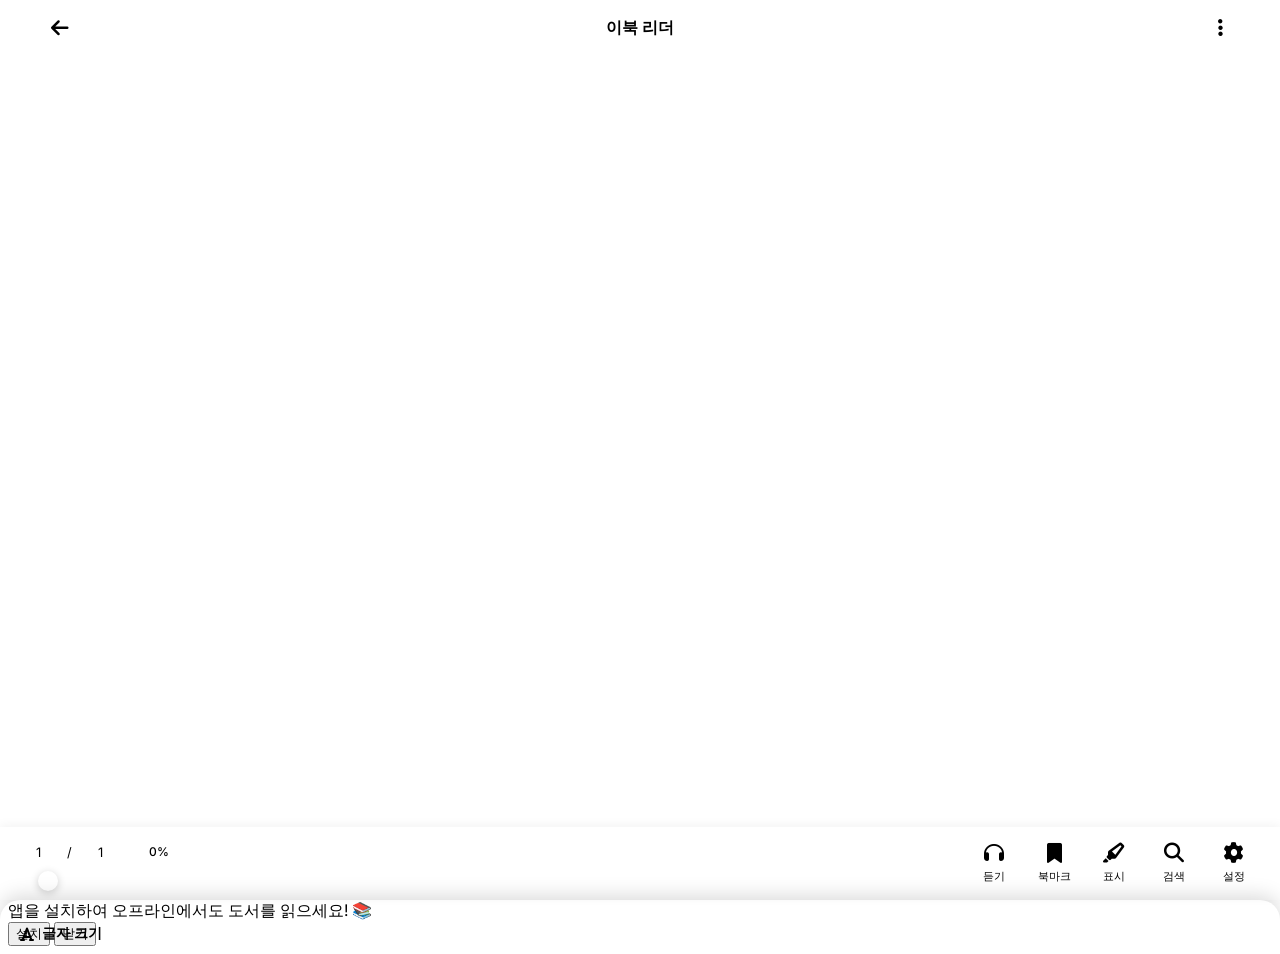
<file: index.html>
<!DOCTYPE html>
<html lang="ko">
<head>
    <meta charset="UTF-8">
    <meta name="viewport" content="width=device-width, initial-scale=1.0, maximum-scale=1.0, user-scalable=no">
    <title>모바일 최적화 이북 리더</title>
    <link rel="stylesheet" href="css/style.css">
    <link rel="stylesheet" href="css/responsive.css">
    <link href="https://fonts.googleapis.com/css2?family=Inter:wght@300;400;500;600;700&display=swap" rel="stylesheet">
    <link rel="stylesheet" href="https://cdn.jsdelivr.net/npm/@fortawesome/fontawesome-free@6.4.0/css/all.min.css">
    <link rel="manifest" href="./manifest.json">
    <link rel="icon" type="image/svg+xml" href="./icons/icon-192.svg">
    <link rel="apple-touch-icon" href="./icons/icon-192.svg">
    <meta name="theme-color" content="#007bff">
    <meta name="apple-mobile-web-app-capable" content="yes">
    <meta name="apple-mobile-web-app-status-bar-style" content="default">
    <meta name="apple-mobile-web-app-title" content="이북리더">
    <meta name="description" content="인터넷 없이도 도서를 읽을 수 있는 PWA 이북 리더">
</head>
<body>
    <!-- 교보문고 스타일 헤더 (탭 시 숨김) -->
    <header class="header" id="readerHeader">
        <div class="header-content">
            <button id="backBtn" class="header-icon-btn" title="도서 목록으로">
                <i class="fas fa-arrow-left"></i>
            </button>
            <h1 class="book-title" id="headerBookTitle">이북 리더</h1>
            <button id="menuBtn" class="header-icon-btn" title="메뉴">
                <i class="fas fa-ellipsis-v"></i>
            </button>
        </div>
        <div class="reading-progress-bar">
            <div id="headerProgressFill" class="progress-fill"></div>
        </div>
    </header>
    <main class="main-content">
        <div class="content-wrapper">
            <div id="bookContent" class="book-content">
            </div>
        </div>
    </main>
    <!-- 교보문고 스타일 하단 플로팅 메뉴 (탭 시 숨김) -->
    <nav class="bottom-nav" id="readerBottomNav">
        <!-- 페이지 슬라이더 -->
        <div class="page-slider-container">
            <div class="page-slider-info">
                <span id="currentPage">1</span> / <span id="totalPages">1</span>
                <span id="progressText" class="progress-percentage">0%</span>
            </div>
            <input type="range" id="pageSlider" class="page-slider" min="1" max="1" value="1" step="1">
        </div>
        
        <!-- 하단 툴바 -->
        <div class="bottom-toolbar">
            <button id="bottomTTSBtn" class="toolbar-btn" title="듣기">
                <i class="fas fa-headphones"></i>
                <span>듣기</span>
            </button>
            <button id="bottomBookmarkBtn" class="toolbar-btn" title="북마크">
                <i class="fas fa-bookmark"></i>
                <span>북마크</span>
            </button>
            <button id="bottomHighlightBtn" class="toolbar-btn" title="하이라이트">
                <i class="fas fa-highlighter"></i>
                <span>표시</span>
            </button>
            <button id="bottomSearchBtn" class="toolbar-btn" title="검색">
                <i class="fas fa-search"></i>
                <span>검색</span>
            </button>
            <button id="bottomSettingsBtn" class="toolbar-btn" title="설정">
                <i class="fas fa-cog"></i>
                <span>설정</span>
            </button>
        </div>
    </nav>
    <!-- 교보문고 스타일 빠른 설정 팝업 -->
    <div id="quickSettingsPanel" class="quick-settings-panel">
        <div class="quick-settings-content">
            <!-- 폰트 크기 -->
            <div class="quick-setting-section">
                <label class="quick-setting-label">
                    <i class="fas fa-font"></i> 글자 크기
                </label>
                <div class="font-size-control">
                    <button id="qsFontDecrease" class="quick-btn" title="작게">
                        <i class="fas fa-minus"></i>
                    </button>
                    <span id="qsFontSize" class="font-size-value">16px</span>
                    <button id="qsFontIncrease" class="quick-btn" title="크게">
                        <i class="fas fa-plus"></i>
                    </button>
                </div>
            </div>

            <!-- 테마 -->
            <div class="quick-setting-section">
                <label class="quick-setting-label">
                    <i class="fas fa-palette"></i> 테마
                </label>
                <div class="theme-buttons">
                    <button class="theme-btn active" data-theme="light">
                        <div class="theme-preview light-theme"></div>
                        <span>밝게</span>
                    </button>
                    <button class="theme-btn" data-theme="dark">
                        <div class="theme-preview dark-theme"></div>
                        <span>어둡게</span>
                    </button>
                    <button class="theme-btn" data-theme="sepia">
                        <div class="theme-preview sepia-theme"></div>
                        <span>세피아</span>
                    </button>
                </div>
            </div>

            <!-- 줄 간격 -->
            <div class="quick-setting-section">
                <label class="quick-setting-label">
                    <i class="fas fa-align-justify"></i> 줄 간격
                </label>
                <div class="spacing-control">
                    <button class="spacing-btn" data-spacing="1.2">좁게</button>
                    <button class="spacing-btn active" data-spacing="1.5">보통</button>
                    <button class="spacing-btn" data-spacing="1.8">넓게</button>
                    <button class="spacing-btn" data-spacing="2.0">매우 넓게</button>
                </div>
            </div>

            <!-- 도서 관리 버튼 -->
            <button id="qsBookManager" class="quick-action-btn">
                <i class="fas fa-book"></i> 도서 관리
            </button>
        </div>
    </div>

    <!-- 기존 설정 모달 (상세 설정용) -->
    <div id="settingsModal" class="modal" style="display: none;">
        <div class="modal-content">
            <div class="modal-header">
                <h2>상세 설정</h2>
                <button id="closeModal" class="close-btn">
                    <i class="fas fa-times"></i>
                </button>
            </div>
            <div class="modal-body">
                <div class="setting-group">
                    <label>테마</label>
                    <select id="themeSelect">
                        <option value="light">라이트</option>
                        <option value="dark">다크</option>
                        <option value="sepia">세피아</option>
                    </select>
                </div>
                <div class="setting-group">
                    <label>줄 간격</label>
                    <select id="lineHeightSelect">
                        <option value="1.2">좁게</option>
                        <option value="1.5" selected>보통</option>
                        <option value="1.8">넓게</option>
                        <option value="2.0">매우 넓게</option>
                    </select>
                </div>
                <div class="setting-group">
                    <label>글자 간격</label>
                    <select id="letterSpacingSelect">
                        <option value="normal">보통</option>
                        <option value="0.05em">넓게</option>
                        <option value="0.1em">매우 넓게</option>
                    </select>
                </div>
            </div>
        </div>
    </div>
    <div id="bookModal" class="modal">
        <div class="modal-content book-modal">
            <div class="modal-header">
                <h2>도서 관리</h2>
                <button id="closeBookModal" class="close-btn">
                    <i class="fas fa-times"></i>
                </button>
            </div>
            <div class="modal-body">
                <div class="book-actions">
                    <button id="downloadBookBtn" class="action-btn primary">
                        <i class="fas fa-download"></i> 도서 다운로드
                    </button>
                    <button id="addTextBookBtn" class="action-btn secondary">
                        <i class="fas fa-plus"></i> 텍스트 추가
                    </button>
                    <button id="loadSampleBtn" class="action-btn success">
                        <i class="fas fa-book-open"></i> 샘플 도서 (주생전)
                    </button>
                    <button id="storageStatsBtn" class="action-btn info">
                        <i class="fas fa-chart-pie"></i> 저장소 통계
                    </button>
                </div>
                <div id="bookList" class="book-list">
                    <div class="empty-state">
                        <i class="fas fa-book"></i>
                        <p><strong>저장된 도서가 없습니다</strong></p>
                        <small style="display: block; margin-top: 8px;">
                            📥 위의 <strong>"도서 다운로드"</strong> 또는 <strong>"텍스트 추가"</strong> 버튼을 눌러<br>
                            새 도서를 추가하세요!
                        </small>
                        <small style="display: block; margin-top: 12px; color: #6c757d;">
                            💡 팁: 현재 보고 있는 "기본 도서"는 샘플입니다.<br>
                            원하는 텍스트를 추가하여 나만의 도서관을 만드세요!
                        </small>
                    </div>
                </div>
                <div class="storage-info">
                    <div class="storage-bar">
                        <div id="storageUsed" class="storage-used"></div>
                    </div>
                    <div class="storage-text">
                        <span id="storageText">0MB / 100MB (0%)</span>
                    </div>
                </div>
            </div>
        </div>
    </div>
    <div id="ttsModal" class="modal">
        <div class="modal-content tts-modal">
            <div class="modal-header">
                <h2>
                    <i class="fas fa-headphones"></i> 음성 듣기 (TTS)
                </h2>
                <button id="closeTtsModal" class="close-btn">
                    <i class="fas fa-times"></i>
                </button>
            </div>
            <div class="modal-body">
                <div class="tts-controls">
                    <div class="tts-playback-controls">
                        <button id="ttsPlayBtn" class="tts-control-btn primary" title="재생">
                            <i class="fas fa-play"></i>
                        </button>
                        <button id="ttsPauseBtn" class="tts-control-btn" title="일시정지" style="display: none;">
                            <i class="fas fa-pause"></i>
                        </button>
                        <button id="ttsStopBtn" class="tts-control-btn" title="정지">
                            <i class="fas fa-stop"></i>
                        </button>
                    </div>
                    
                    <div class="setting-group">
                        <label>
                            <i class="fas fa-tachometer-alt"></i> 재생 속도
                            <span id="ttsRateDisplay" class="value-display">1.0x</span>
                        </label>
                        <input type="range" id="ttsRate" min="0.5" max="2.0" step="0.1" value="1.0">
                        <div class="rate-markers">
                            <span>0.5x</span>
                            <span>1.0x</span>
                            <span>1.5x</span>
                            <span>2.0x</span>
                        </div>
                    </div>

                    <div class="setting-group">
                        <label>
                            <i class="fas fa-volume-up"></i> 음성 선택
                        </label>
                        <select id="ttsVoice" class="tts-voice-select">
                            <option value="">기본 음성</option>
                        </select>
                    </div>

                    <div class="setting-group">
                        <label class="checkbox-label">
                            <input type="checkbox" id="ttsAutoPageTurn" checked>
                            <span><i class="fas fa-arrow-right"></i> 자동 페이지 넘김</span>
                        </label>
                    </div>

                    <div class="tts-status">
                        <div class="tts-status-item">
                            <i class="fas fa-info-circle"></i>
                            <span id="ttsStatus">준비됨</span>
                        </div>
                    </div>
                </div>
            </div>
        </div>
    </div>
    <div id="notification" class="notification">
        <span id="notificationText"></span>
    </div>
    <div id="scrollProgress" class="scroll-progress"></div>
    <div id="installPrompt" class="install-prompt">
        <div class="install-content">
            <span>앱을 설치하여 오프라인에서도 도서를 읽으세요! 📚</span>
            <div class="install-buttons">
                <button id="installBtn" class="install-btn">설치</button>
                <button id="dismissInstall" class="dismiss-btn">닫기</button>
            </div>
        </div>
    </div>
    <!-- 순서 중요: storage -> reader -> app -> 나머지 -->
    <script src="js/storage.js"></script>
    <script src="js/reader.js"></script>
    <script src="js/tts.js"></script>
    <script src="js/download.js"></script>
    <script src="js/book-manager.js"></script>
    <script src="js/app.js"></script>
    <script src="js/modern-ui.js"></script>
    <script src="js/responsive.js"></script>
    <script src="js/search.js"></script>
    <script src="js/bookmark.js"></script>
    <script src="js/highlight.js"></script>
    <script src="js/pwa.js"></script>
</body>
</html>
</file>
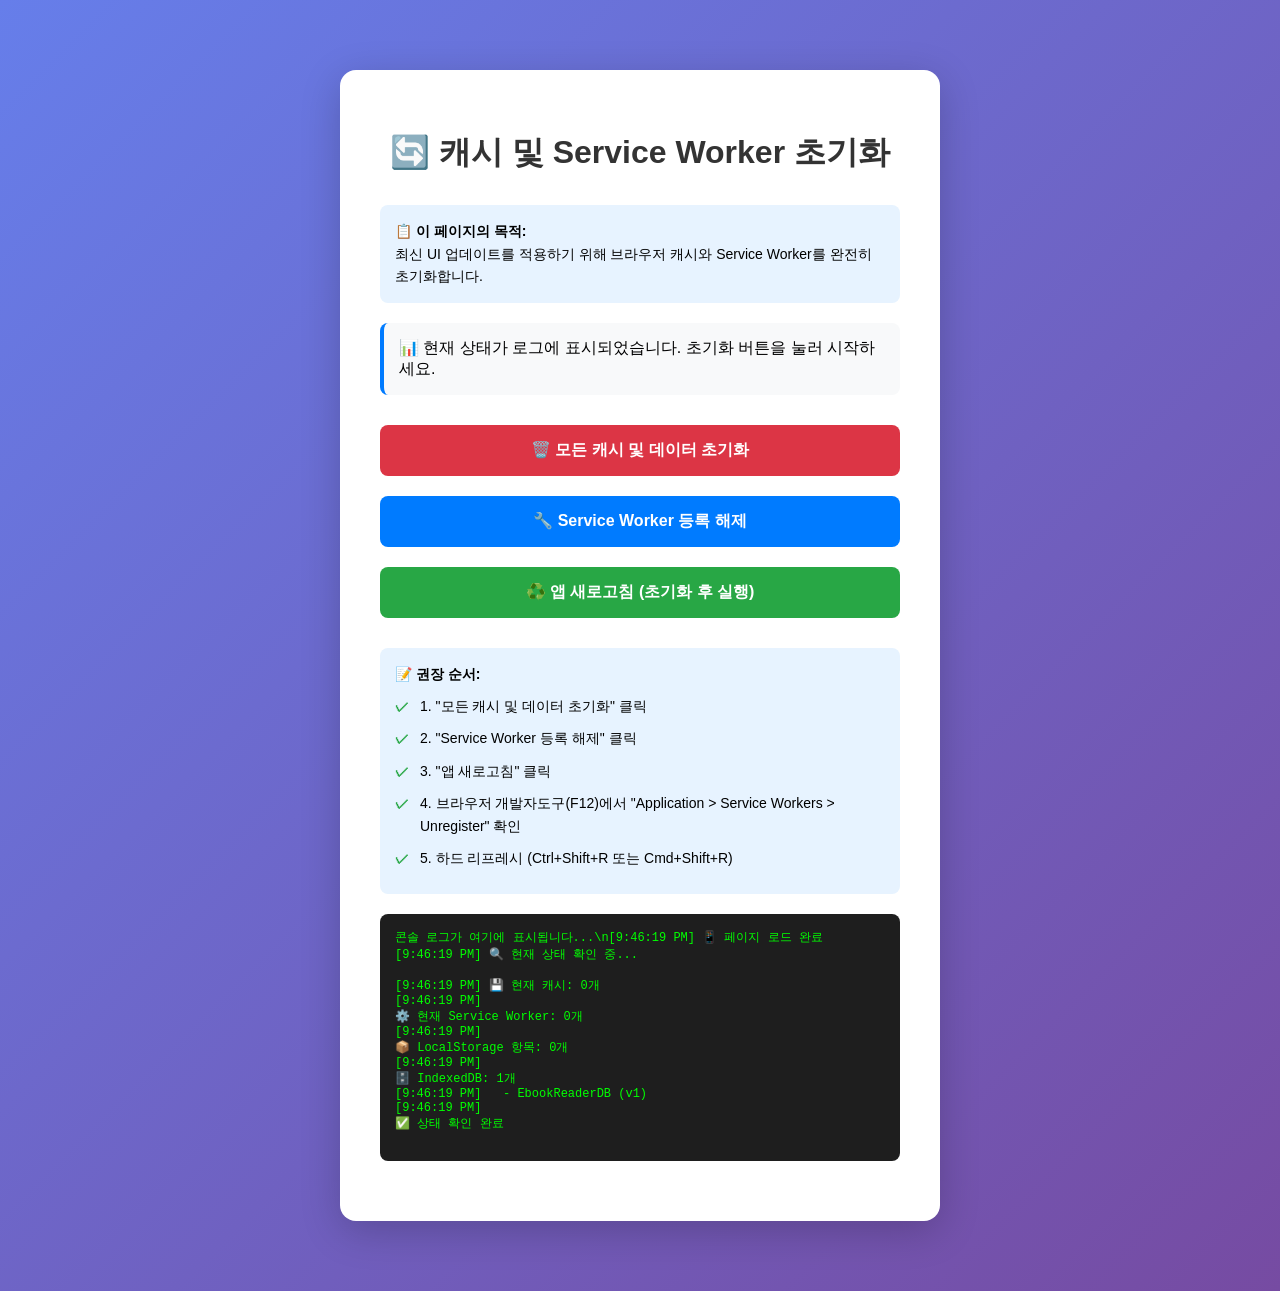
<file: clear-cache.html>
<!DOCTYPE html>
<html lang="ko">
<head>
    <meta charset="UTF-8">
    <meta name="viewport" content="width=device-width, initial-scale=1.0">
    <title>캐시 초기화</title>
    <style>
        body {
            font-family: 'Inter', sans-serif;
            max-width: 600px;
            margin: 50px auto;
            padding: 20px;
            background: linear-gradient(135deg, #667eea 0%, #764ba2 100%);
            min-height: 100vh;
        }
        .container {
            background: white;
            border-radius: 16px;
            padding: 40px;
            box-shadow: 0 10px 40px rgba(0,0,0,0.2);
        }
        h1 {
            color: #333;
            text-align: center;
            margin-bottom: 30px;
        }
        .status {
            background: #f8f9fa;
            border-radius: 8px;
            padding: 15px;
            margin: 20px 0;
            border-left: 4px solid #007bff;
        }
        .status.success {
            background: #d4edda;
            border-color: #28a745;
            color: #155724;
        }
        .status.error {
            background: #f8d7da;
            border-color: #dc3545;
            color: #721c24;
        }
        .status.warning {
            background: #fff3cd;
            border-color: #ffc107;
            color: #856404;
        }
        button {
            width: 100%;
            padding: 15px;
            font-size: 16px;
            font-weight: 600;
            border: none;
            border-radius: 8px;
            cursor: pointer;
            margin: 10px 0;
            transition: all 0.3s ease;
        }
        .btn-primary {
            background: #007bff;
            color: white;
        }
        .btn-primary:hover {
            background: #0056b3;
            transform: translateY(-2px);
        }
        .btn-success {
            background: #28a745;
            color: white;
        }
        .btn-success:hover {
            background: #218838;
            transform: translateY(-2px);
        }
        .btn-danger {
            background: #dc3545;
            color: white;
        }
        .btn-danger:hover {
            background: #c82333;
            transform: translateY(-2px);
        }
        .instructions {
            margin: 20px 0;
            padding: 15px;
            background: #e7f3ff;
            border-radius: 8px;
            font-size: 14px;
            line-height: 1.6;
        }
        .step {
            margin: 10px 0;
            padding-left: 25px;
            position: relative;
        }
        .step:before {
            content: "✓";
            position: absolute;
            left: 0;
            color: #28a745;
            font-weight: bold;
        }
        #logArea {
            background: #1e1e1e;
            color: #00ff00;
            padding: 15px;
            border-radius: 8px;
            font-family: 'Courier New', monospace;
            font-size: 12px;
            max-height: 300px;
            overflow-y: auto;
            margin: 20px 0;
            white-space: pre-wrap;
            word-wrap: break-word;
        }
    </style>
</head>
<body>
    <div class="container">
        <h1>🔄 캐시 및 Service Worker 초기화</h1>
        
        <div class="instructions">
            <strong>📋 이 페이지의 목적:</strong><br>
            최신 UI 업데이트를 적용하기 위해 브라우저 캐시와 Service Worker를 완전히 초기화합니다.
        </div>

        <div id="status" class="status">
            대기 중... 버튼을 클릭하여 시작하세요.
        </div>

        <button class="btn-danger" onclick="clearEverything()">
            🗑️ 모든 캐시 및 데이터 초기화
        </button>

        <button class="btn-primary" onclick="unregisterServiceWorker()">
            🔧 Service Worker 등록 해제
        </button>

        <button class="btn-success" onclick="reloadApp()">
            ♻️ 앱 새로고침 (초기화 후 실행)
        </button>

        <div class="instructions">
            <strong>📝 권장 순서:</strong>
            <div class="step">1. "모든 캐시 및 데이터 초기화" 클릭</div>
            <div class="step">2. "Service Worker 등록 해제" 클릭</div>
            <div class="step">3. "앱 새로고침" 클릭</div>
            <div class="step">4. 브라우저 개발자도구(F12)에서 "Application > Service Workers > Unregister" 확인</div>
            <div class="step">5. 하드 리프레시 (Ctrl+Shift+R 또는 Cmd+Shift+R)</div>
        </div>

        <div id="logArea">콘솔 로그가 여기에 표시됩니다...\n</div>
    </div>

    <script>
        const logArea = document.getElementById('logArea');
        const statusDiv = document.getElementById('status');

        function log(message, type = 'info') {
            const timestamp = new Date().toLocaleTimeString();
            logArea.textContent += `[${timestamp}] ${message}\n`;
            logArea.scrollTop = logArea.scrollHeight;
            console.log(message);
        }

        function updateStatus(message, type = 'info') {
            statusDiv.className = `status ${type}`;
            statusDiv.textContent = message;
        }

        async function clearEverything() {
            log('🗑️ 모든 캐시 및 데이터 초기화 시작...');
            updateStatus('🗑️ 초기화 중...', 'warning');

            try {
                // 1. Cache Storage 삭제
                if ('caches' in window) {
                    const cacheNames = await caches.keys();
                    log(`발견된 캐시: ${cacheNames.length}개`);
                    
                    for (const cacheName of cacheNames) {
                        await caches.delete(cacheName);
                        log(`✓ 캐시 삭제: ${cacheName}`);
                    }
                    log('✅ 모든 Cache Storage 삭제 완료');
                } else {
                    log('⚠️ Cache API를 사용할 수 없습니다');
                }

                // 2. LocalStorage 삭제
                const localStorageKeys = Object.keys(localStorage);
                log(`LocalStorage 항목: ${localStorageKeys.length}개`);
                localStorage.clear();
                log('✅ LocalStorage 초기화 완료');

                // 3. SessionStorage 삭제
                sessionStorage.clear();
                log('✅ SessionStorage 초기화 완료');

                // 4. IndexedDB 삭제
                if ('indexedDB' in window) {
                    const databases = await indexedDB.databases();
                    for (const db of databases) {
                        if (db.name) {
                            indexedDB.deleteDatabase(db.name);
                            log(`✓ IndexedDB 삭제: ${db.name}`);
                        }
                    }
                    log('✅ IndexedDB 초기화 완료');
                }

                updateStatus('✅ 모든 캐시 및 데이터가 초기화되었습니다!', 'success');
                log('🎉 초기화 완료! 이제 Service Worker를 등록 해제하세요.');

            } catch (error) {
                log(`❌ 에러 발생: ${error.message}`, 'error');
                updateStatus(`❌ 초기화 실패: ${error.message}`, 'error');
            }
        }

        async function unregisterServiceWorker() {
            log('🔧 Service Worker 등록 해제 시작...');
            updateStatus('🔧 Service Worker 등록 해제 중...', 'warning');

            try {
                if ('serviceWorker' in navigator) {
                    const registrations = await navigator.serviceWorker.getRegistrations();
                    log(`발견된 Service Worker: ${registrations.length}개`);

                    for (const registration of registrations) {
                        const success = await registration.unregister();
                        if (success) {
                            log(`✓ Service Worker 등록 해제 성공: ${registration.scope}`);
                        } else {
                            log(`⚠️ Service Worker 등록 해제 실패: ${registration.scope}`);
                        }
                    }

                    if (registrations.length === 0) {
                        log('ℹ️ 등록된 Service Worker가 없습니다');
                    }

                    updateStatus('✅ Service Worker 등록이 해제되었습니다!', 'success');
                    log('🎉 Service Worker 등록 해제 완료! 이제 앱을 새로고침하세요.');
                } else {
                    log('⚠️ Service Worker를 지원하지 않는 브라우저입니다');
                    updateStatus('⚠️ Service Worker를 사용할 수 없습니다', 'warning');
                }
            } catch (error) {
                log(`❌ 에러 발생: ${error.message}`, 'error');
                updateStatus(`❌ 등록 해제 실패: ${error.message}`, 'error');
            }
        }

        function reloadApp() {
            log('♻️ 앱 새로고침...');
            updateStatus('♻️ 새로고침 중...', 'warning');
            
            setTimeout(() => {
                log('🔄 3초 후 index.html로 이동합니다...');
                setTimeout(() => {
                    window.location.href = './index.html?v=' + Date.now();
                }, 3000);
            }, 1000);
        }

        // 페이지 로드 시 현재 상태 확인
        window.addEventListener('load', async () => {
            log('📱 페이지 로드 완료');
            log('🔍 현재 상태 확인 중...\n');

            // Cache 확인
            if ('caches' in window) {
                const cacheNames = await caches.keys();
                log(`💾 현재 캐시: ${cacheNames.length}개`);
                cacheNames.forEach(name => log(`  - ${name}`));
            }

            // Service Worker 확인
            if ('serviceWorker' in navigator) {
                const registrations = await navigator.serviceWorker.getRegistrations();
                log(`\n⚙️ 현재 Service Worker: ${registrations.length}개`);
                registrations.forEach(reg => log(`  - ${reg.scope}`));
            }

            // LocalStorage 확인
            const lsKeys = Object.keys(localStorage);
            log(`\n📦 LocalStorage 항목: ${lsKeys.length}개`);
            if (lsKeys.length > 0 && lsKeys.length < 10) {
                lsKeys.forEach(key => log(`  - ${key}`));
            }

            // IndexedDB 확인
            if ('indexedDB' in window) {
                const databases = await indexedDB.databases();
                log(`\n🗄️ IndexedDB: ${databases.length}개`);
                databases.forEach(db => log(`  - ${db.name} (v${db.version})`));
            }

            log('\n✅ 상태 확인 완료\n');
            updateStatus('📊 현재 상태가 로그에 표시되었습니다. 초기화 버튼을 눌러 시작하세요.', 'info');
        });
    </script>
</body>
</html>
</file>
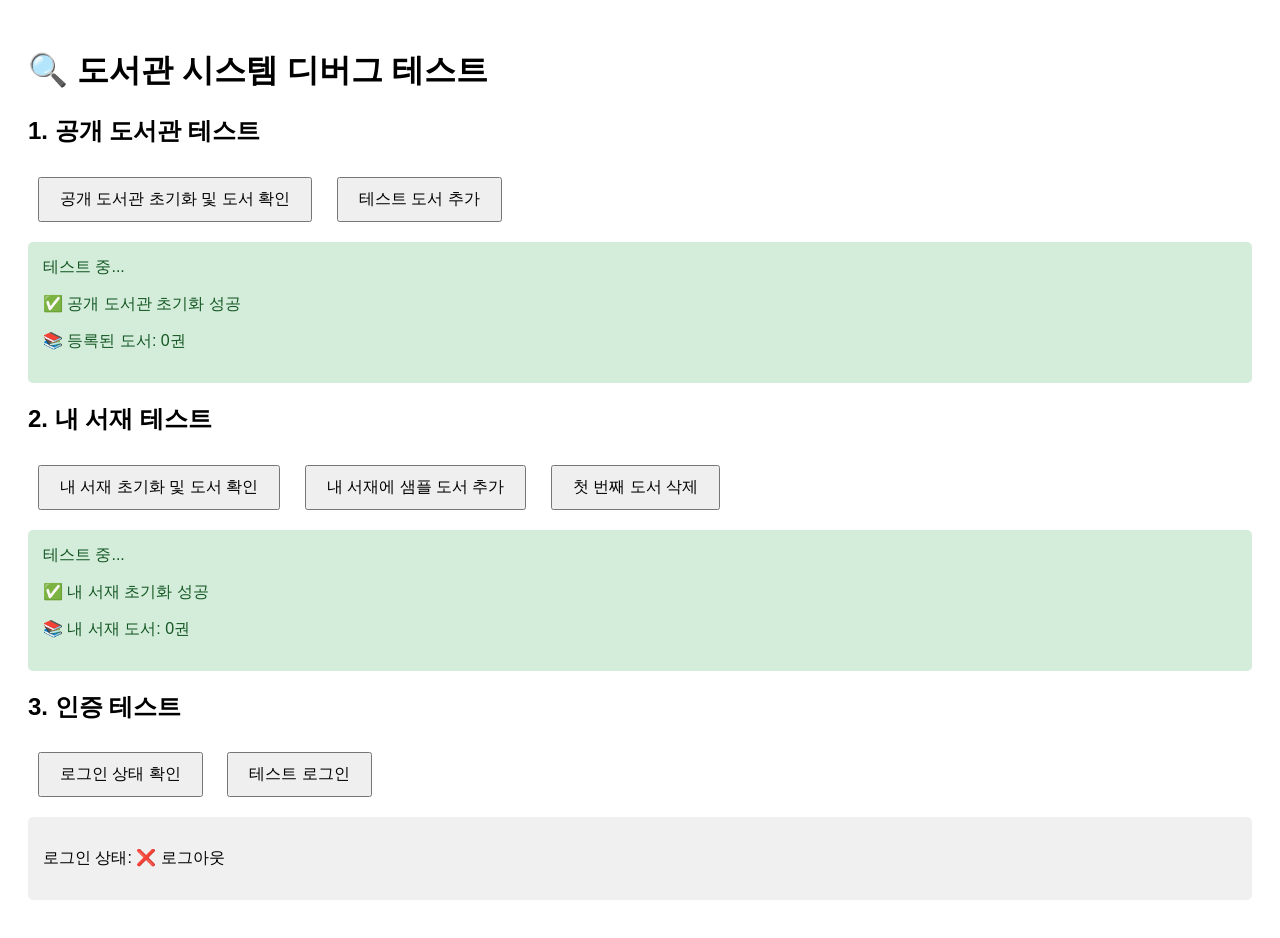
<file: debug-test.html>
<!DOCTYPE html>
<html lang="ko">
<head>
    <meta charset="UTF-8">
    <meta name="viewport" content="width=device-width, initial-scale=1.0">
    <title>디버그 테스트</title>
    <style>
        body { font-family: sans-serif; padding: 20px; }
        button { padding: 10px 20px; margin: 10px; font-size: 16px; }
        .result { background: #f0f0f0; padding: 15px; margin: 10px 0; border-radius: 5px; }
        .success { background: #d4edda; color: #155724; }
        .error { background: #f8d7da; color: #721c24; }
    </style>
</head>
<body>
    <h1>🔍 도서관 시스템 디버그 테스트</h1>
    
    <h2>1. 공개 도서관 테스트</h2>
    <button onclick="testPublicLibrary()">공개 도서관 초기화 및 도서 확인</button>
    <button onclick="addTestBook()">테스트 도서 추가</button>
    <div id="publicResult" class="result"></div>
    
    <h2>2. 내 서재 테스트</h2>
    <button onclick="testMyShelf()">내 서재 초기화 및 도서 확인</button>
    <button onclick="addBookToMyShelf()">내 서재에 샘플 도서 추가</button>
    <button onclick="deleteBookFromMyShelf()">첫 번째 도서 삭제</button>
    <div id="shelfResult" class="result"></div>
    
    <h2>3. 인증 테스트</h2>
    <button onclick="testAuth()">로그인 상태 확인</button>
    <button onclick="doLogin()">테스트 로그인</button>
    <div id="authResult" class="result"></div>

    <!-- Scripts -->
    <script src="js/storage.js"></script>
    <script src="js/public-library.js"></script>
    <script src="js/auth.js"></script>
    
    <script>
        async function testPublicLibrary() {
            const result = document.getElementById('publicResult');
            result.innerHTML = '테스트 중...';
            
            try {
                await window.publicLibrary.init();
                result.innerHTML += '<p>✅ 공개 도서관 초기화 성공</p>';
                
                const books = await window.publicLibrary.getAllBooks();
                result.innerHTML += `<p>📚 등록된 도서: ${books.length}권</p>`;
                
                if (books.length > 0) {
                    result.innerHTML += '<pre>' + JSON.stringify(books, null, 2) + '</pre>';
                }
                
                result.className = 'result success';
            } catch (error) {
                result.innerHTML = `<p>❌ 에러: ${error.message}</p>`;
                result.className = 'result error';
                console.error(error);
            }
        }
        
        async function addTestBook() {
            const result = document.getElementById('publicResult');
            result.innerHTML = '도서 추가 중...';
            
            try {
                await window.publicLibrary.init();
                
                const bookId = await window.publicLibrary.addBook({
                    title: "테스트 도서 " + Date.now(),
                    author: "테스트 작가",
                    summary: "이것은 테스트용 도서입니다.",
                    category: "테스트",
                    gdriveUrl: "internal://jusaengjeon",
                    gdriveId: "test-" + Date.now(),
                    source: "sample"
                });
                
                result.innerHTML = `<p>✅ 도서 추가 성공! ID: ${bookId}</p>`;
                result.className = 'result success';
                
                // 다시 확인
                await testPublicLibrary();
            } catch (error) {
                result.innerHTML = `<p>❌ 에러: ${error.message}</p>`;
                result.className = 'result error';
                console.error(error);
            }
        }
        
        async function testMyShelf() {
            const result = document.getElementById('shelfResult');
            result.innerHTML = '테스트 중...';
            
            try {
                await window.bookStorage.init();
                result.innerHTML += '<p>✅ 내 서재 초기화 성공</p>';
                
                const books = await window.bookStorage.getAllBooks();
                result.innerHTML += `<p>📚 내 서재 도서: ${books.length}권</p>`;
                
                if (books.length > 0) {
                    result.innerHTML += '<pre>' + JSON.stringify(books.map(b => ({
                        id: b.id,
                        title: b.title,
                        type: b.type,
                        size: b.size
                    })), null, 2) + '</pre>';
                }
                
                result.className = 'result success';
            } catch (error) {
                result.innerHTML = `<p>❌ 에러: ${error.message}</p>`;
                result.className = 'result error';
                console.error(error);
            }
        }
        
        async function addBookToMyShelf() {
            const result = document.getElementById('shelfResult');
            result.innerHTML = '도서 추가 중...';
            
            try {
                await window.bookStorage.init();
                
                // jusaengjeon.txt 파일 불러오기
                const response = await fetch('jusaengjeon.txt');
                const content = await response.text();
                
                const bookId = await window.bookStorage.saveBook({
                    title: "내 서재 테스트 도서 " + Date.now(),
                    content: content,
                    type: 'txt',
                    source: 'test',
                    size: new Blob([content]).size,
                    uploadedAt: Date.now()
                });
                
                result.innerHTML = `<p>✅ 내 서재에 추가 성공! ID: ${bookId}</p>`;
                result.className = 'result success';
                
                // 다시 확인
                await testMyShelf();
            } catch (error) {
                result.innerHTML = `<p>❌ 에러: ${error.message}</p>`;
                result.className = 'result error';
                console.error(error);
            }
        }
        
        async function deleteBookFromMyShelf() {
            const result = document.getElementById('shelfResult');
            result.innerHTML = '삭제 중...';
            
            try {
                await window.bookStorage.init();
                const books = await window.bookStorage.getAllBooks();
                
                if (books.length === 0) {
                    result.innerHTML = '<p>⚠️ 삭제할 도서가 없습니다</p>';
                    result.className = 'result';
                    return;
                }
                
                const firstBook = books[0];
                await window.bookStorage.deleteBook(firstBook.id);
                
                result.innerHTML = `<p>✅ 도서 삭제 성공! (${firstBook.title})</p>`;
                result.className = 'result success';
                
                // 다시 확인
                await testMyShelf();
            } catch (error) {
                result.innerHTML = `<p>❌ 에러: ${error.message}</p>`;
                result.className = 'result error';
                console.error(error);
            }
        }
        
        function testAuth() {
            const result = document.getElementById('authResult');
            
            if (window.authManager) {
                const isLoggedIn = window.authManager.isLoggedIn();
                const user = window.authManager.getCurrentUser();
                
                result.innerHTML = `
                    <p>로그인 상태: ${isLoggedIn ? '✅ 로그인됨' : '❌ 로그아웃'}</p>
                    ${user ? `<p>사용자: ${user.displayName}</p>` : ''}
                `;
                result.className = 'result ' + (isLoggedIn ? 'success' : '');
            } else {
                result.innerHTML = '<p>❌ authManager가 로드되지 않았습니다</p>';
                result.className = 'result error';
            }
        }
        
        function doLogin() {
            const result = document.getElementById('authResult');
            
            if (window.authManager) {
                window.authManager.login('테스터');
                result.innerHTML = '<p>✅ 로그인 완료</p>';
                result.className = 'result success';
                testAuth();
            } else {
                result.innerHTML = '<p>❌ authManager가 로드되지 않았습니다</p>';
                result.className = 'result error';
            }
        }
        
        // 페이지 로드 시 자동 테스트
        window.addEventListener('load', async () => {
            console.log('=== 자동 테스트 시작 ===');
            await testPublicLibrary();
            await testMyShelf();
            testAuth();
        });
    </script>
</body>
</html>
</file>
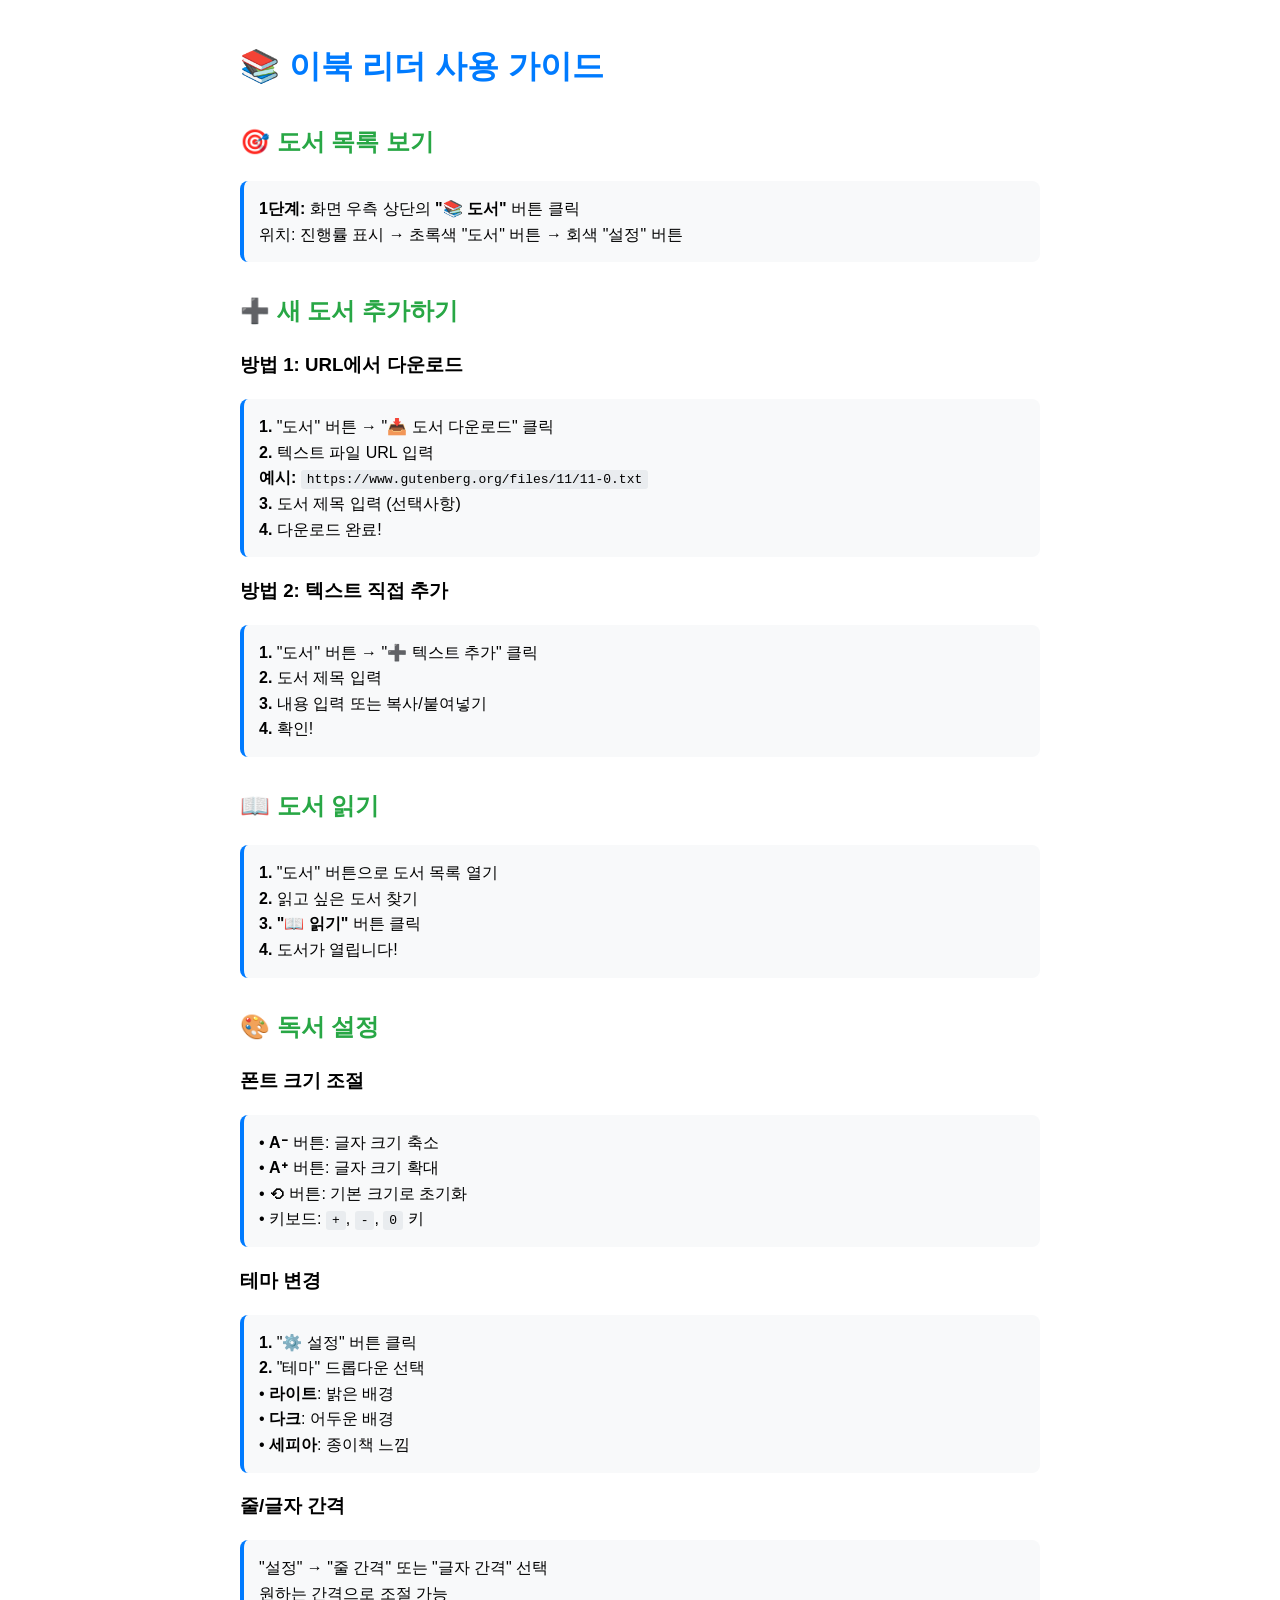
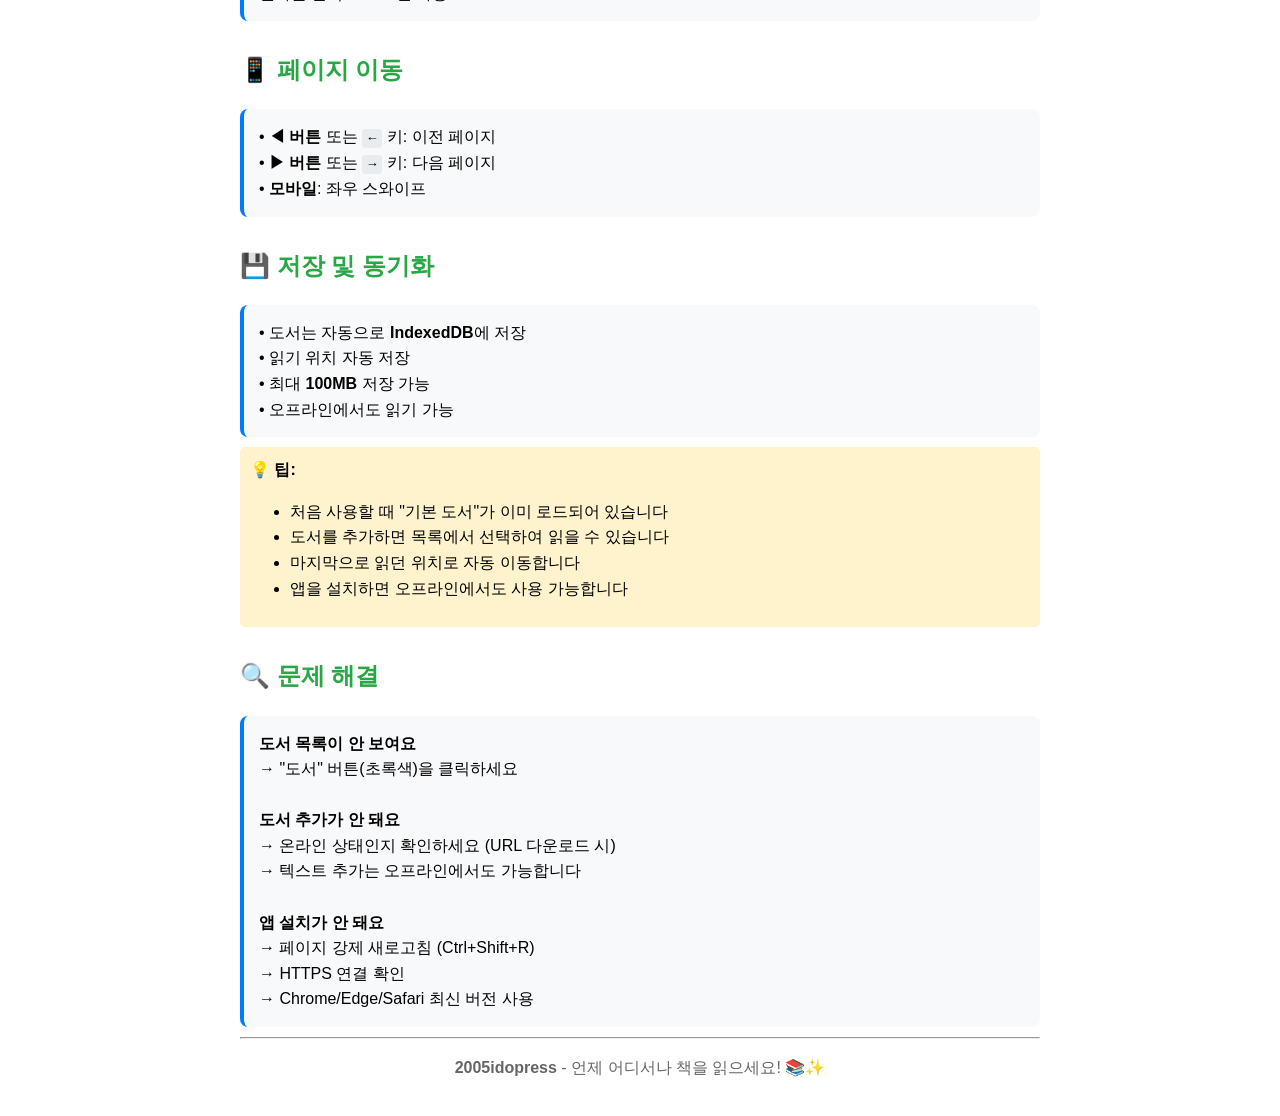
<file: guide.html>
<!DOCTYPE html>
<html lang="ko">
<head>
    <meta charset="UTF-8">
    <meta name="viewport" content="width=device-width, initial-scale=1.0">
    <title>이북 리더 사용 가이드</title>
    <style>
        body {
            font-family: 'Inter', sans-serif;
            max-width: 800px;
            margin: 0 auto;
            padding: 20px;
            line-height: 1.6;
        }
        h1 { color: #007bff; }
        h2 { color: #28a745; margin-top: 30px; }
        .step { 
            background: #f8f9fa; 
            padding: 15px; 
            margin: 10px 0; 
            border-radius: 8px;
            border-left: 4px solid #007bff;
        }
        .tip {
            background: #fff3cd;
            padding: 10px;
            border-radius: 5px;
            margin: 10px 0;
        }
        code {
            background: #e9ecef;
            padding: 2px 6px;
            border-radius: 3px;
        }
    </style>
</head>
<body>
    <h1>📚 이북 리더 사용 가이드</h1>
    
    <h2>🎯 도서 목록 보기</h2>
    <div class="step">
        <strong>1단계:</strong> 화면 우측 상단의 <strong>"📚 도서"</strong> 버튼 클릭
        <br>위치: 진행률 표시 → 초록색 "도서" 버튼 → 회색 "설정" 버튼
    </div>
    
    <h2>➕ 새 도서 추가하기</h2>
    
    <h3>방법 1: URL에서 다운로드</h3>
    <div class="step">
        <strong>1.</strong> "도서" 버튼 → "📥 도서 다운로드" 클릭<br>
        <strong>2.</strong> 텍스트 파일 URL 입력<br>
        <strong>예시:</strong> <code>https://www.gutenberg.org/files/11/11-0.txt</code><br>
        <strong>3.</strong> 도서 제목 입력 (선택사항)<br>
        <strong>4.</strong> 다운로드 완료!
    </div>
    
    <h3>방법 2: 텍스트 직접 추가</h3>
    <div class="step">
        <strong>1.</strong> "도서" 버튼 → "➕ 텍스트 추가" 클릭<br>
        <strong>2.</strong> 도서 제목 입력<br>
        <strong>3.</strong> 내용 입력 또는 복사/붙여넣기<br>
        <strong>4.</strong> 확인!
    </div>
    
    <h2>📖 도서 읽기</h2>
    <div class="step">
        <strong>1.</strong> "도서" 버튼으로 도서 목록 열기<br>
        <strong>2.</strong> 읽고 싶은 도서 찾기<br>
        <strong>3.</strong> <strong>"📖 읽기"</strong> 버튼 클릭<br>
        <strong>4.</strong> 도서가 열립니다!
    </div>
    
    <h2>🎨 독서 설정</h2>
    
    <h3>폰트 크기 조절</h3>
    <div class="step">
        • <strong>A⁻</strong> 버튼: 글자 크기 축소<br>
        • <strong>A⁺</strong> 버튼: 글자 크기 확대<br>
        • <strong>⟲</strong> 버튼: 기본 크기로 초기화<br>
        • 키보드: <code>+</code>, <code>-</code>, <code>0</code> 키
    </div>
    
    <h3>테마 변경</h3>
    <div class="step">
        <strong>1.</strong> "⚙️ 설정" 버튼 클릭<br>
        <strong>2.</strong> "테마" 드롭다운 선택<br>
        • <strong>라이트</strong>: 밝은 배경<br>
        • <strong>다크</strong>: 어두운 배경<br>
        • <strong>세피아</strong>: 종이책 느낌
    </div>
    
    <h3>줄/글자 간격</h3>
    <div class="step">
        "설정" → "줄 간격" 또는 "글자 간격" 선택<br>
        원하는 간격으로 조절 가능
    </div>
    
    <h2>📱 페이지 이동</h2>
    <div class="step">
        • <strong>◀ 버튼</strong> 또는 <code>←</code> 키: 이전 페이지<br>
        • <strong>▶ 버튼</strong> 또는 <code>→</code> 키: 다음 페이지<br>
        • <strong>모바일</strong>: 좌우 스와이프
    </div>
    
    <h2>💾 저장 및 동기화</h2>
    <div class="step">
        • 도서는 자동으로 <strong>IndexedDB</strong>에 저장<br>
        • 읽기 위치 자동 저장<br>
        • 최대 <strong>100MB</strong> 저장 가능<br>
        • 오프라인에서도 읽기 가능
    </div>
    
    <div class="tip">
        <strong>💡 팁:</strong> 
        <ul>
            <li>처음 사용할 때 "기본 도서"가 이미 로드되어 있습니다</li>
            <li>도서를 추가하면 목록에서 선택하여 읽을 수 있습니다</li>
            <li>마지막으로 읽던 위치로 자동 이동합니다</li>
            <li>앱을 설치하면 오프라인에서도 사용 가능합니다</li>
        </ul>
    </div>
    
    <h2>🔍 문제 해결</h2>
    <div class="step">
        <strong>도서 목록이 안 보여요</strong><br>
        → "도서" 버튼(초록색)을 클릭하세요<br><br>
        
        <strong>도서 추가가 안 돼요</strong><br>
        → 온라인 상태인지 확인하세요 (URL 다운로드 시)<br>
        → 텍스트 추가는 오프라인에서도 가능합니다<br><br>
        
        <strong>앱 설치가 안 돼요</strong><br>
        → 페이지 강제 새로고침 (Ctrl+Shift+R)<br>
        → HTTPS 연결 확인<br>
        → Chrome/Edge/Safari 최신 버전 사용
    </div>
    
    <hr>
    <p style="text-align: center; color: #666;">
        <strong>2005idopress</strong> - 언제 어디서나 책을 읽으세요! 📚✨
    </p>
</body>
</html>
</file>
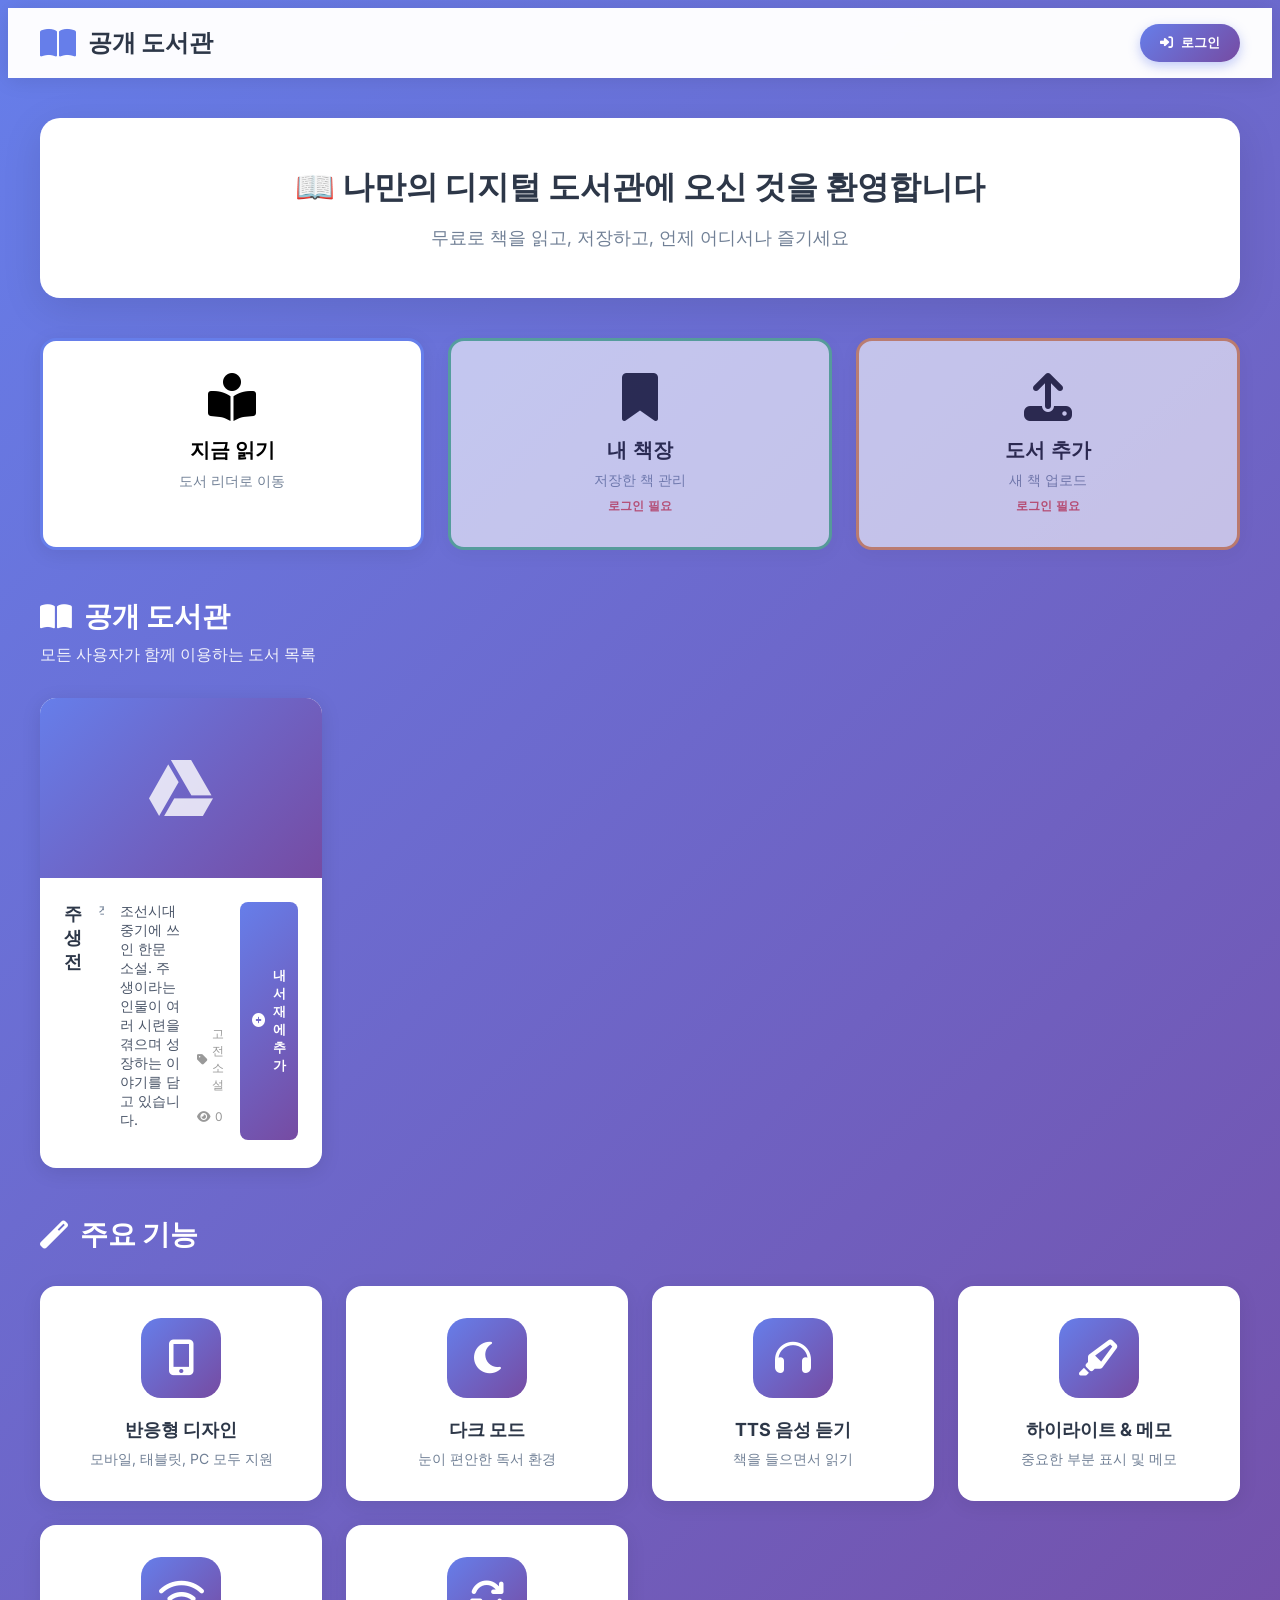
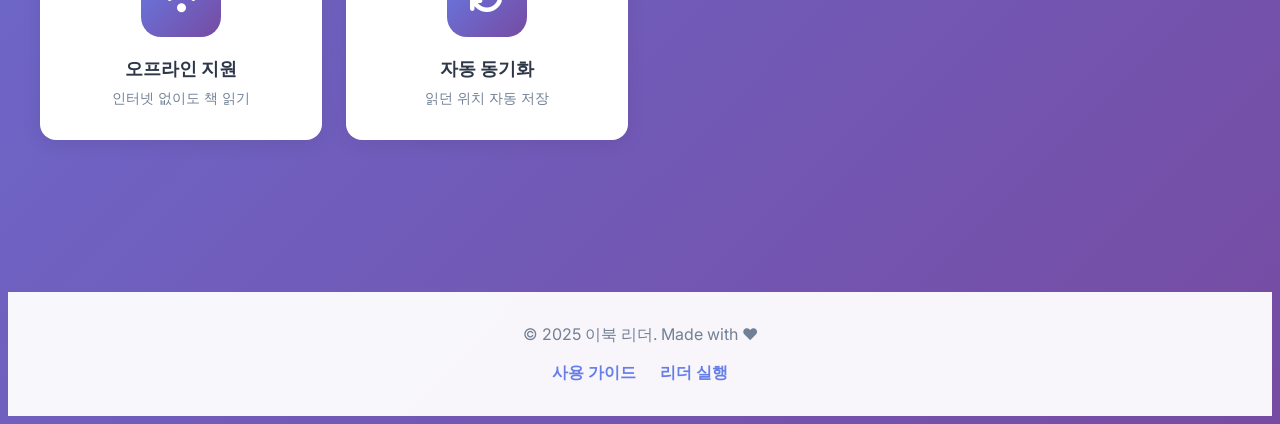
<file: library.html>
<!DOCTYPE html>
<html lang="ko">
<head>
    <meta charset="UTF-8">
    <meta name="viewport" content="width=device-width, initial-scale=1.0">
    <title>📚 공개 도서관 - 이북 리더</title>
    <link rel="stylesheet" href="css/style.css">
    <link rel="stylesheet" href="css/responsive.css">
    <link rel="stylesheet" href="css/library.css">
    <link href="https://fonts.googleapis.com/css2?family=Inter:wght@300;400;500;600;700&display=swap" rel="stylesheet">
    <link rel="stylesheet" href="https://cdn.jsdelivr.net/npm/@fortawesome/fontawesome-free@6.4.0/css/all.min.css">
    <link rel="icon" type="image/svg+xml" href="./icons/icon-192.svg">
</head>
<body class="library-body">
    <!-- 헤더 -->
    <header class="library-header">
        <div class="library-header-content">
            <div class="library-logo">
                <i class="fas fa-book-open"></i>
                <h1>공개 도서관</h1>
            </div>
            <div class="library-user-section">
                <div id="userInfo" class="user-info" style="display: none;">
                    <div class="user-avatar" id="userAvatar">
                        <i class="fas fa-user"></i>
                    </div>
                    <span id="userName" class="user-name"></span>
                    <button id="logoutBtn" class="logout-btn" title="로그아웃">
                        <i class="fas fa-sign-out-alt"></i>
                    </button>
                </div>
                <button id="loginBtn" class="login-btn">
                    <i class="fas fa-sign-in-alt"></i>
                    <span>로그인</span>
                </button>
            </div>
        </div>
    </header>

    <!-- 메인 컨텐츠 -->
    <main class="library-main">
        <!-- 환영 배너 -->
        <section class="welcome-banner">
            <div class="banner-content">
                <h2>📖 나만의 디지털 도서관에 오신 것을 환영합니다</h2>
                <p>무료로 책을 읽고, 저장하고, 언제 어디서나 즐기세요</p>
            </div>
        </section>

        <!-- 빠른 액션 -->
        <section class="quick-actions">
            <a href="index.html" class="action-card primary">
                <i class="fas fa-book-reader"></i>
                <h3>지금 읽기</h3>
                <p>도서 리더로 이동</p>
            </a>
            <button id="myShelfBtn" class="action-card secondary" disabled>
                <i class="fas fa-bookmark"></i>
                <h3>내 책장</h3>
                <p>저장한 책 관리</p>
                <span class="login-required">로그인 필요</span>
            </button>
            <button id="uploadBookBtn" class="action-card accent" disabled>
                <i class="fas fa-upload"></i>
                <h3>도서 추가</h3>
                <p>새 책 업로드</p>
                <span class="login-required">로그인 필요</span>
            </button>
        </section>

        <!-- 공개 도서관 -->
        <section class="featured-books">
            <div class="section-header">
                <h2><i class="fas fa-book-open"></i> 공개 도서관</h2>
                <p>모든 사용자가 함께 이용하는 도서 목록</p>
            </div>
            <div class="books-grid" id="publicLibraryBooks">
                <!-- 공개 도서관 도서 목록 (동적으로 생성) -->
                <div class="empty-state">
                    <i class="fas fa-spinner fa-spin"></i>
                    <p>도서 목록을 불러오는 중...</p>
                </div>
            </div>
        </section>

        <!-- 기능 소개 -->
        <section class="features">
            <div class="section-header">
                <h2><i class="fas fa-magic"></i> 주요 기능</h2>
            </div>
            <div class="features-grid">
                <div class="feature-card">
                    <div class="feature-icon">
                        <i class="fas fa-mobile-alt"></i>
                    </div>
                    <h3>반응형 디자인</h3>
                    <p>모바일, 태블릿, PC 모두 지원</p>
                </div>
                <div class="feature-card">
                    <div class="feature-icon">
                        <i class="fas fa-moon"></i>
                    </div>
                    <h3>다크 모드</h3>
                    <p>눈이 편안한 독서 환경</p>
                </div>
                <div class="feature-card">
                    <div class="feature-icon">
                        <i class="fas fa-headphones"></i>
                    </div>
                    <h3>TTS 음성 듣기</h3>
                    <p>책을 들으면서 읽기</p>
                </div>
                <div class="feature-card">
                    <div class="feature-icon">
                        <i class="fas fa-highlighter"></i>
                    </div>
                    <h3>하이라이트 & 메모</h3>
                    <p>중요한 부분 표시 및 메모</p>
                </div>
                <div class="feature-card">
                    <div class="feature-icon">
                        <i class="fas fa-wifi"></i>
                    </div>
                    <h3>오프라인 지원</h3>
                    <p>인터넷 없이도 책 읽기</p>
                </div>
                <div class="feature-card">
                    <div class="feature-icon">
                        <i class="fas fa-sync"></i>
                    </div>
                    <h3>자동 동기화</h3>
                    <p>읽던 위치 자동 저장</p>
                </div>
            </div>
        </section>
    </main>

    <!-- 푸터 -->
    <footer class="library-footer">
        <p>&copy; 2025 이북 리더. Made with ❤️</p>
        <div class="footer-links">
            <a href="guide.html">사용 가이드</a>
            <a href="index.html">리더 실행</a>
        </div>
    </footer>

    <!-- 로그인 모달 -->
    <div id="loginModal" class="modal">
        <div class="modal-content login-modal">
            <div class="modal-header">
                <h2><i class="fas fa-user-circle"></i> 로그인</h2>
                <button id="closeLoginModal" class="close-btn">
                    <i class="fas fa-times"></i>
                </button>
            </div>
            <div class="modal-body">
                <div class="login-form">
                    <div class="form-group">
                        <label for="usernameInput">
                            <i class="fas fa-user"></i> 사용자명
                        </label>
                        <input 
                            type="text" 
                            id="usernameInput" 
                            class="form-input" 
                            placeholder="원하는 이름을 입력하세요"
                            maxlength="20"
                        >
                        <small class="form-hint">비밀번호 없이 간편하게 로그인</small>
                    </div>
                    
                    <!-- 최근 사용자 목록 -->
                    <div id="recentUsers" class="recent-users" style="display: none;">
                        <label>최근 사용자</label>
                        <div id="recentUsersList" class="recent-users-list"></div>
                    </div>

                    <button id="loginSubmitBtn" class="submit-btn">
                        <i class="fas fa-sign-in-alt"></i> 로그인
                    </button>
                </div>
            </div>
        </div>
    </div>

    <!-- Scripts -->
    <script src="js/storage.js"></script>
    <script src="js/public-library.js"></script>
    <script src="js/auth.js"></script>
    <script src="js/library-main.js"></script>
</body>
</html>
</file>
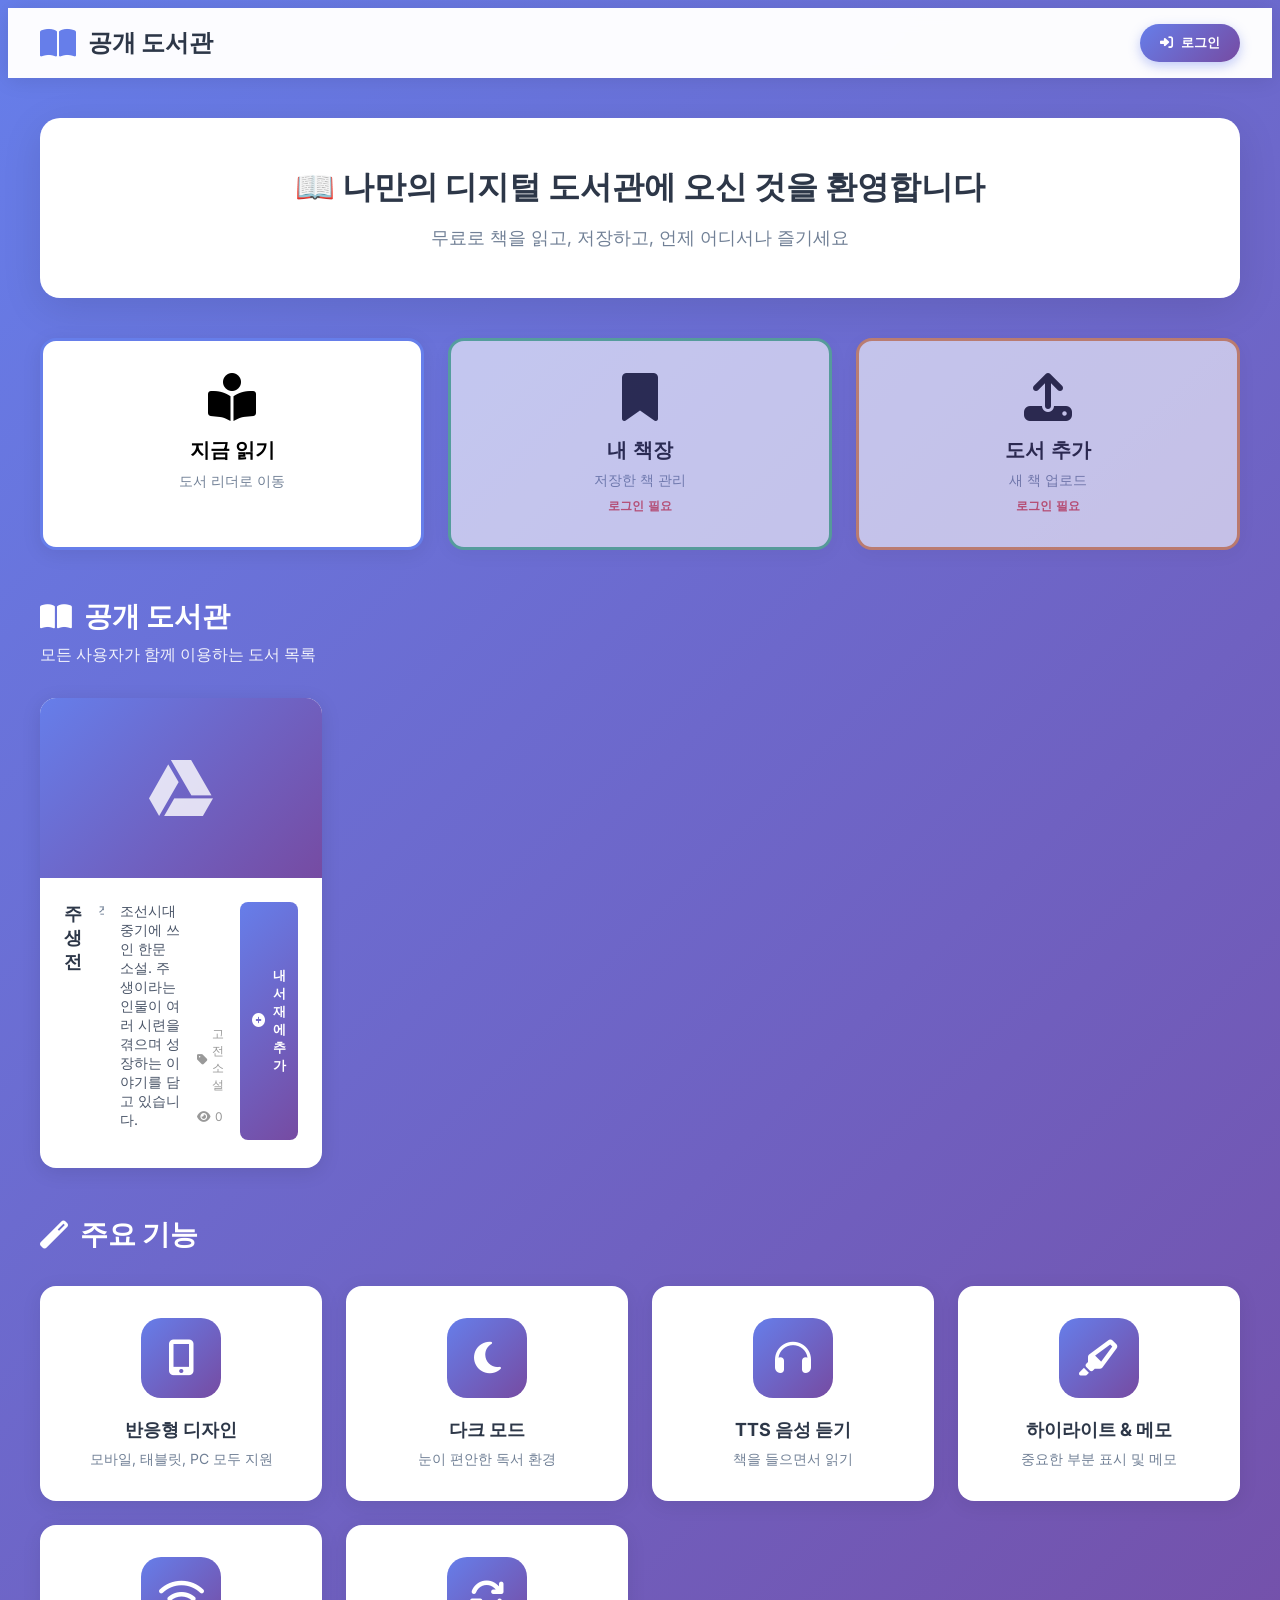
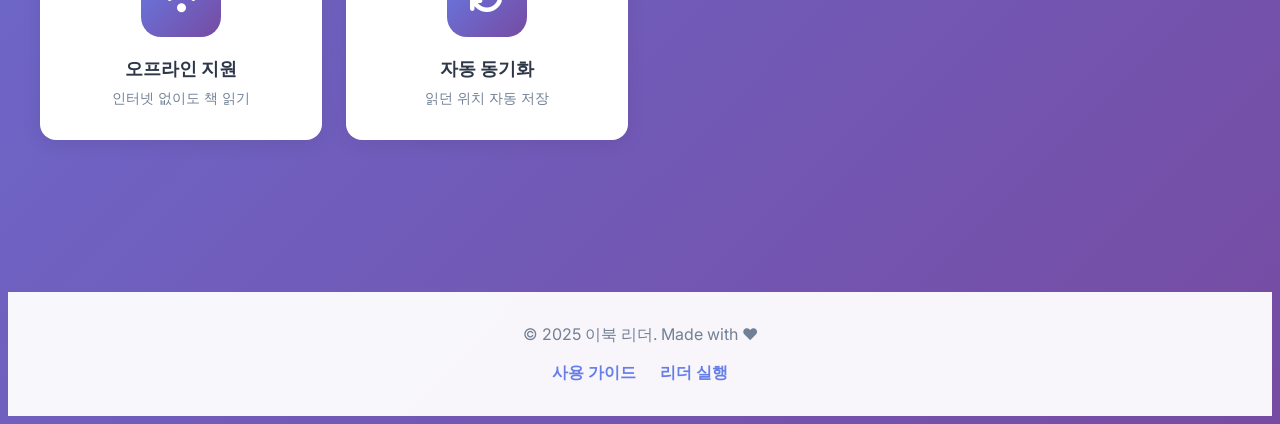
<file: my-shelf.html>
<!DOCTYPE html>
<html lang="ko">
<head>
    <meta charset="UTF-8">
    <meta name="viewport" content="width=device-width, initial-scale=1.0">
    <title>📚 내 책장 - 이북 리더</title>
    <link rel="stylesheet" href="css/style.css">
    <link rel="stylesheet" href="css/responsive.css">
    <link rel="stylesheet" href="css/library.css">
    <link rel="stylesheet" href="css/my-shelf.css">
    <link href="https://fonts.googleapis.com/css2?family=Inter:wght@300;400;500;600;700&display=swap" rel="stylesheet">
    <link rel="stylesheet" href="https://cdn.jsdelivr.net/npm/@fortawesome/fontawesome-free@6.4.0/css/all.min.css">
    <link rel="icon" type="image/svg+xml" href="./icons/icon-192.svg">
</head>
<body class="library-body">
    <!-- 헤더 -->
    <header class="library-header">
        <div class="library-header-content">
            <div class="library-logo">
                <a href="library.html" style="text-decoration: none; color: inherit; display: flex; align-items: center; gap: 12px;">
                    <i class="fas fa-arrow-left"></i>
                    <i class="fas fa-bookmark"></i>
                    <h1>내 책장</h1>
                </a>
            </div>
            <div class="library-user-section">
                <div id="userInfo" class="user-info">
                    <div class="user-avatar" id="userAvatar">
                        <i class="fas fa-user"></i>
                    </div>
                    <span id="userName" class="user-name"></span>
                </div>
            </div>
        </div>
    </header>

    <!-- 메인 컨텐츠 -->
    <main class="library-main shelf-main">
        <!-- 통계 카드 -->
        <section class="stats-section">
            <div class="stat-card">
                <div class="stat-icon">
                    <i class="fas fa-book"></i>
                </div>
                <div class="stat-info">
                    <h3 id="totalBooks">0</h3>
                    <p>전체 도서</p>
                </div>
            </div>
            <div class="stat-card">
                <div class="stat-icon">
                    <i class="fas fa-book-reader"></i>
                </div>
                <div class="stat-info">
                    <h3 id="readingBooks">0</h3>
                    <p>읽는 중</p>
                </div>
            </div>
            <div class="stat-card">
                <div class="stat-icon">
                    <i class="fas fa-check-circle"></i>
                </div>
                <div class="stat-info">
                    <h3 id="completedBooks">0</h3>
                    <p>완독</p>
                </div>
            </div>
            <div class="stat-card">
                <div class="stat-icon">
                    <i class="fas fa-database"></i>
                </div>
                <div class="stat-info">
                    <h3 id="storageUsed">0MB</h3>
                    <p>사용 중</p>
                </div>
            </div>
        </section>

        <!-- 액션 버튼 -->
        <section class="shelf-actions">
            <a href="index.html" class="shelf-action-btn primary">
                <i class="fas fa-plus"></i> 새 도서 추가
            </a>
            <button id="sortBtn" class="shelf-action-btn secondary">
                <i class="fas fa-sort"></i> 정렬
            </button>
            <button id="viewBtn" class="shelf-action-btn secondary">
                <i class="fas fa-th"></i> 보기 변경
            </button>
        </section>

        <!-- 도서 목록 -->
        <section class="my-books-section">
            <div class="section-header">
                <h2><i class="fas fa-book"></i> 내 도서</h2>
                <p id="bookCount">0권의 도서</p>
            </div>

            <!-- Empty State -->
            <div id="emptyState" class="empty-state-shelf">
                <i class="fas fa-book-open"></i>
                <h3>아직 저장된 도서가 없습니다</h3>
                <p>새로운 도서를 추가하여 나만의 도서관을 만들어보세요</p>
                <a href="index.html" class="empty-action-btn">
                    <i class="fas fa-plus"></i> 첫 도서 추가하기
                </a>
            </div>

            <!-- 도서 그리드 -->
            <div id="myBooksList" class="books-grid" style="display: none;">
                <!-- 도서 카드들이 여기에 동적으로 추가됩니다 -->
            </div>
        </section>
    </main>

    <!-- 정렬 메뉴 팝업 -->
    <div id="sortMenu" class="context-menu" style="display: none;">
        <button data-sort="recent"><i class="fas fa-clock"></i> 최근 순</button>
        <button data-sort="title"><i class="fas fa-font"></i> 제목 순</button>
        <button data-sort="progress"><i class="fas fa-chart-line"></i> 진행률 순</button>
        <button data-sort="size"><i class="fas fa-database"></i> 크기 순</button>
    </div>

    <!-- Scripts -->
    <script src="js/auth.js"></script>
    <script src="js/storage.js"></script>
    <script src="js/my-shelf.js"></script>
</body>
</html>
</file>
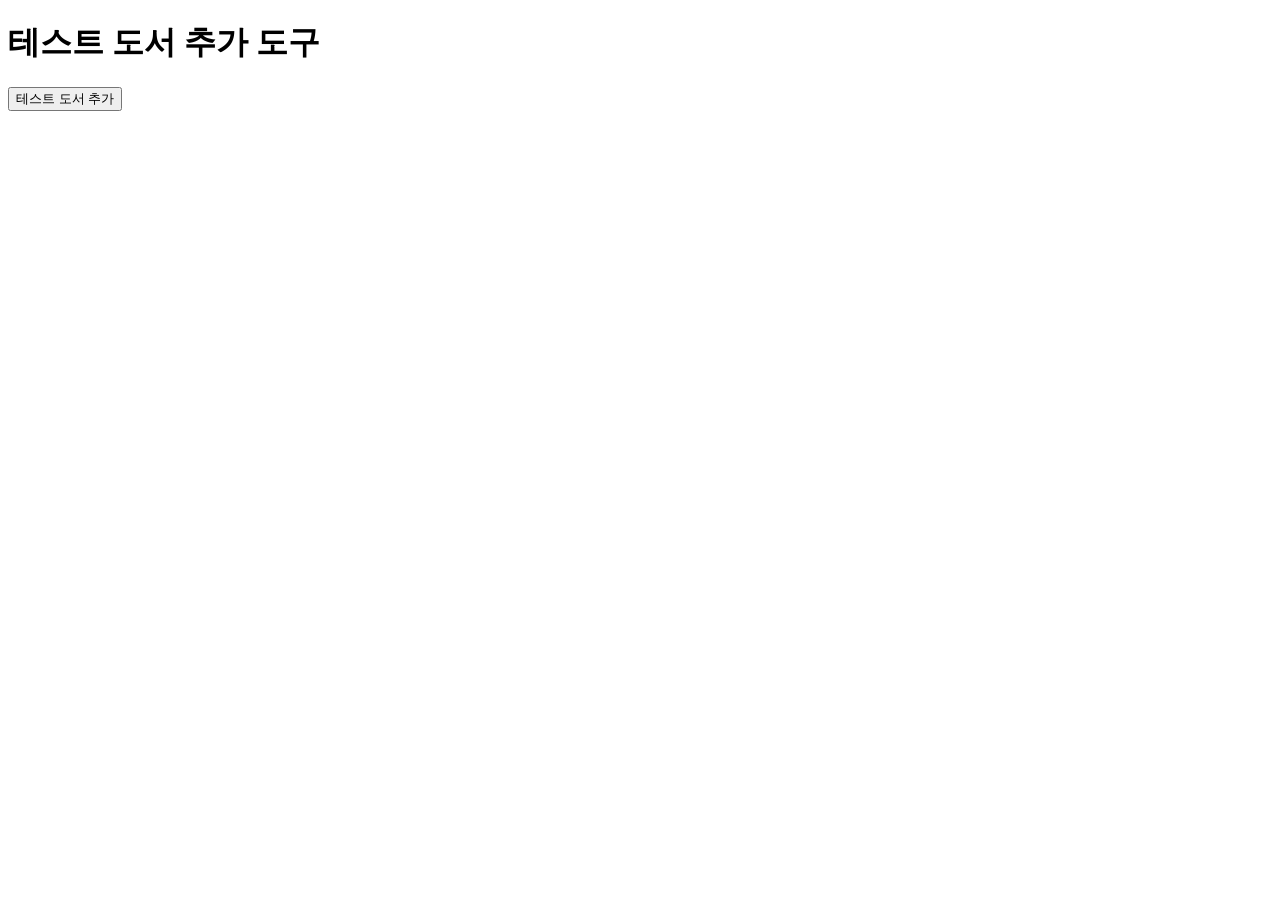
<file: test-add-book.html>
<!DOCTYPE html>
<html lang="ko">
<head>
    <meta charset="UTF-8">
    <title>테스트 도서 추가</title>
</head>
<body>
    <h1>테스트 도서 추가 도구</h1>
    <button id="addTestBook">테스트 도서 추가</button>
    <div id="result"></div>

    <script src="js/public-library.js"></script>
    <script>
        document.getElementById('addTestBook').addEventListener('click', async () => {
            const result = document.getElementById('result');
            result.innerHTML = '추가 중...';
            
            try {
                await window.publicLibrary.init();
                
                const bookId = await window.publicLibrary.addBook({
                    title: "주생전 (테스트)",
                    author: "작자 미상",
                    summary: "조선시대 고전 소설. 주생이라는 인물의 이야기를 다룬 작품입니다.",
                    category: "고전소설",
                    gdriveUrl: "https://docs.google.com/document/d/1mXKZ8CfRjQQW3qB5xTvYnPZE9jH4sLwO2kN6pM7uR8g/edit?usp=sharing",
                    gdriveId: "1mXKZ8CfRjQQW3qB5xTvYnPZE9jH4sLwO2kN6pM7uR8g",
                    source: "docs"
                });
                
                result.innerHTML = `<p style="color: green;">✅ 성공! Book ID: ${bookId}</p>`;
                console.log('Book added:', bookId);
                
                // 확인
                const books = await window.publicLibrary.getAllBooks();
                console.log('Total books:', books);
                result.innerHTML += `<p>총 도서 수: ${books.length}</p>`;
                result.innerHTML += `<pre>${JSON.stringify(books, null, 2)}</pre>`;
                
            } catch (error) {
                result.innerHTML = `<p style="color: red;">❌ 실패: ${error.message}</p>`;
                console.error(error);
            }
        });
    </script>
</body>
</html>
</file>
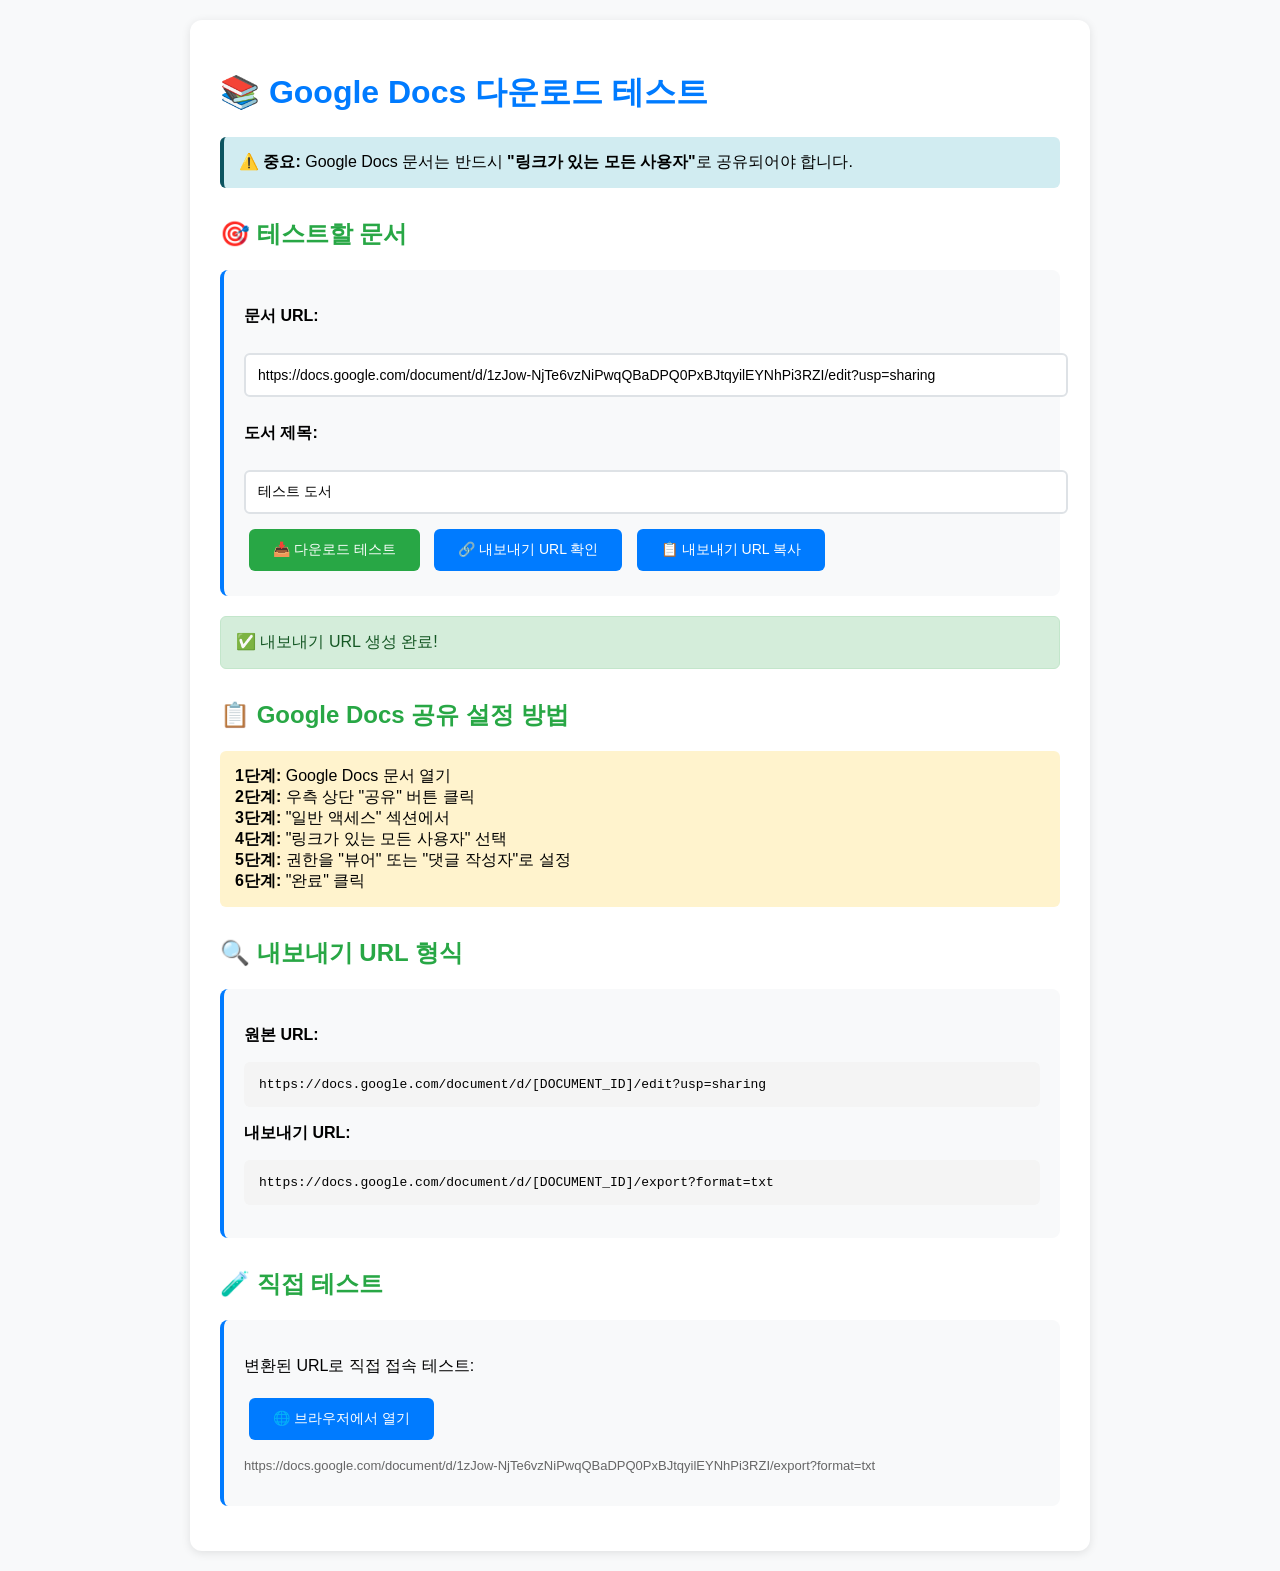
<file: test-google-docs.html>
<!DOCTYPE html>
<html lang="ko">
<head>
    <meta charset="UTF-8">
    <meta name="viewport" content="width=device-width, initial-scale=1.0">
    <title>Google Docs 테스트</title>
    <style>
        body {
            font-family: 'Inter', sans-serif;
            max-width: 900px;
            margin: 0 auto;
            padding: 20px;
            background: #f8f9fa;
        }
        .container {
            background: white;
            padding: 30px;
            border-radius: 12px;
            box-shadow: 0 2px 10px rgba(0,0,0,0.1);
        }
        h1 { color: #007bff; }
        h2 { color: #28a745; margin-top: 30px; }
        .test-box {
            background: #f8f9fa;
            padding: 20px;
            border-radius: 8px;
            margin: 15px 0;
            border-left: 4px solid #007bff;
        }
        input {
            width: 100%;
            padding: 12px;
            border: 2px solid #dee2e6;
            border-radius: 6px;
            font-size: 14px;
            margin: 10px 0;
        }
        button {
            background: #007bff;
            color: white;
            border: none;
            padding: 12px 24px;
            border-radius: 6px;
            cursor: pointer;
            font-size: 14px;
            font-weight: 500;
            margin: 5px;
        }
        button:hover {
            background: #0056b3;
        }
        button.success {
            background: #28a745;
        }
        button.success:hover {
            background: #218838;
        }
        #result {
            margin-top: 20px;
            padding: 15px;
            border-radius: 6px;
            display: none;
        }
        #result.success {
            background: #d4edda;
            color: #155724;
            border: 1px solid #c3e6cb;
            display: block;
        }
        #result.error {
            background: #f8d7da;
            color: #721c24;
            border: 1px solid #f5c6cb;
            display: block;
        }
        .info {
            background: #d1ecf1;
            padding: 15px;
            border-radius: 6px;
            margin: 15px 0;
            border-left: 4px solid #0c5460;
        }
        pre {
            background: #f4f4f4;
            padding: 15px;
            border-radius: 6px;
            overflow-x: auto;
            font-size: 13px;
        }
        .step {
            background: #fff3cd;
            padding: 15px;
            margin: 10px 0;
            border-radius: 6px;
        }
    </style>
</head>
<body>
    <div class="container">
        <h1>📚 Google Docs 다운로드 테스트</h1>
        
        <div class="info">
            <strong>⚠️ 중요:</strong> Google Docs 문서는 반드시 <strong>"링크가 있는 모든 사용자"</strong>로 공유되어야 합니다.
        </div>

        <h2>🎯 테스트할 문서</h2>
        <div class="test-box">
            <p><strong>문서 URL:</strong></p>
            <input type="text" id="docUrl" value="https://docs.google.com/document/d/1zJow-NjTe6vzNiPwqQBaDPQ0PxBJtqyilEYNhPi3RZI/edit?usp=sharing" placeholder="Google Docs URL">
            
            <p><strong>도서 제목:</strong></p>
            <input type="text" id="bookTitle" value="테스트 도서" placeholder="도서 제목">
            
            <button onclick="testDownload()" class="success">📥 다운로드 테스트</button>
            <button onclick="testExport()">🔗 내보내기 URL 확인</button>
            <button onclick="copyExportUrl()">📋 내보내기 URL 복사</button>
        </div>

        <div id="result"></div>

        <h2>📋 Google Docs 공유 설정 방법</h2>
        <div class="step">
            <strong>1단계:</strong> Google Docs 문서 열기<br>
            <strong>2단계:</strong> 우측 상단 "공유" 버튼 클릭<br>
            <strong>3단계:</strong> "일반 액세스" 섹션에서<br>
            <strong>4단계:</strong> "링크가 있는 모든 사용자" 선택<br>
            <strong>5단계:</strong> 권한을 "뷰어" 또는 "댓글 작성자"로 설정<br>
            <strong>6단계:</strong> "완료" 클릭
        </div>

        <h2>🔍 내보내기 URL 형식</h2>
        <div class="test-box">
            <p><strong>원본 URL:</strong></p>
            <pre>https://docs.google.com/document/d/[DOCUMENT_ID]/edit?usp=sharing</pre>
            
            <p><strong>내보내기 URL:</strong></p>
            <pre>https://docs.google.com/document/d/[DOCUMENT_ID]/export?format=txt</pre>
        </div>

        <h2>🧪 직접 테스트</h2>
        <div class="test-box">
            <p>변환된 URL로 직접 접속 테스트:</p>
            <button onclick="openExportUrl()">🌐 브라우저에서 열기</button>
            <p id="exportUrl" style="word-break: break-all; font-size: 13px; color: #666;"></p>
        </div>
    </div>

    <script>
        function extractDocId(url) {
            const match = url.match(/\/d\/([a-zA-Z0-9-_]+)/);
            return match ? match[1] : null;
        }

        function getExportUrl() {
            const url = document.getElementById('docUrl').value;
            const docId = extractDocId(url);
            if (!docId) {
                return null;
            }
            return `https://docs.google.com/document/d/${docId}/export?format=txt`;
        }

        function showResult(message, isSuccess) {
            const result = document.getElementById('result');
            result.textContent = message;
            result.className = isSuccess ? 'success' : 'error';
        }

        function testExport() {
            const exportUrl = getExportUrl();
            if (!exportUrl) {
                showResult('❌ 유효하지 않은 Google Docs URL입니다', false);
                return;
            }
            
            document.getElementById('exportUrl').textContent = exportUrl;
            showResult('✅ 내보내기 URL 생성 완료!', true);
        }

        function openExportUrl() {
            const exportUrl = getExportUrl();
            if (!exportUrl) {
                showResult('❌ 유효하지 않은 Google Docs URL입니다', false);
                return;
            }
            window.open(exportUrl, '_blank');
        }

        function copyExportUrl() {
            const exportUrl = getExportUrl();
            if (!exportUrl) {
                showResult('❌ 유효하지 않은 Google Docs URL입니다', false);
                return;
            }
            
            navigator.clipboard.writeText(exportUrl).then(() => {
                showResult('✅ 내보내기 URL이 클립보드에 복사되었습니다!', true);
            }).catch(err => {
                showResult('❌ 복사 실패: ' + err.message, false);
            });
        }

        async function testDownload() {
            const exportUrl = getExportUrl();
            const title = document.getElementById('bookTitle').value || '테스트 도서';
            
            if (!exportUrl) {
                showResult('❌ 유효하지 않은 Google Docs URL입니다', false);
                return;
            }

            showResult('⏳ 다운로드 중...', true);

            try {
                const response = await fetch(exportUrl, {
                    mode: 'cors',
                    cache: 'no-cache',
                    credentials: 'omit'
                });

                if (!response.ok) {
                    throw new Error(`HTTP ${response.status}: ${response.statusText}`);
                }

                const text = await response.text();

                if (!text || text.trim().length === 0) {
                    throw new Error('빈 콘텐츠입니다');
                }

                showResult(`✅ 다운로드 성공!\n\n제목: ${title}\n크기: ${text.length} 글자\n\n미리보기:\n${text.substring(0, 200)}...`, true);

                // 실제 앱에 저장하려면 IndexedDB 사용
                console.log('다운로드된 내용:', text);

            } catch (error) {
                let errorMsg = error.message;
                
                if (error.message.includes('CORS')) {
                    errorMsg = 'CORS 오류: 문서가 공개되어 있지 않거나, 브라우저가 접근을 차단했습니다.\n\n해결 방법:\n1. Google Docs 공유 설정 확인\n2. "링크가 있는 모든 사용자"로 설정\n3. 권한을 "뷰어"로 설정';
                } else if (error.message.includes('404')) {
                    errorMsg = '문서를 찾을 수 없습니다. URL을 확인하세요.';
                } else if (error.message.includes('403')) {
                    errorMsg = '접근 권한이 없습니다. 문서 공유 설정을 확인하세요.';
                }
                
                showResult('❌ 다운로드 실패:\n\n' + errorMsg, false);
                console.error('Error:', error);
            }
        }

        // 페이지 로드 시 자동으로 내보내기 URL 표시
        window.onload = function() {
            testExport();
        };
    </script>
</body>
</html>
</file>
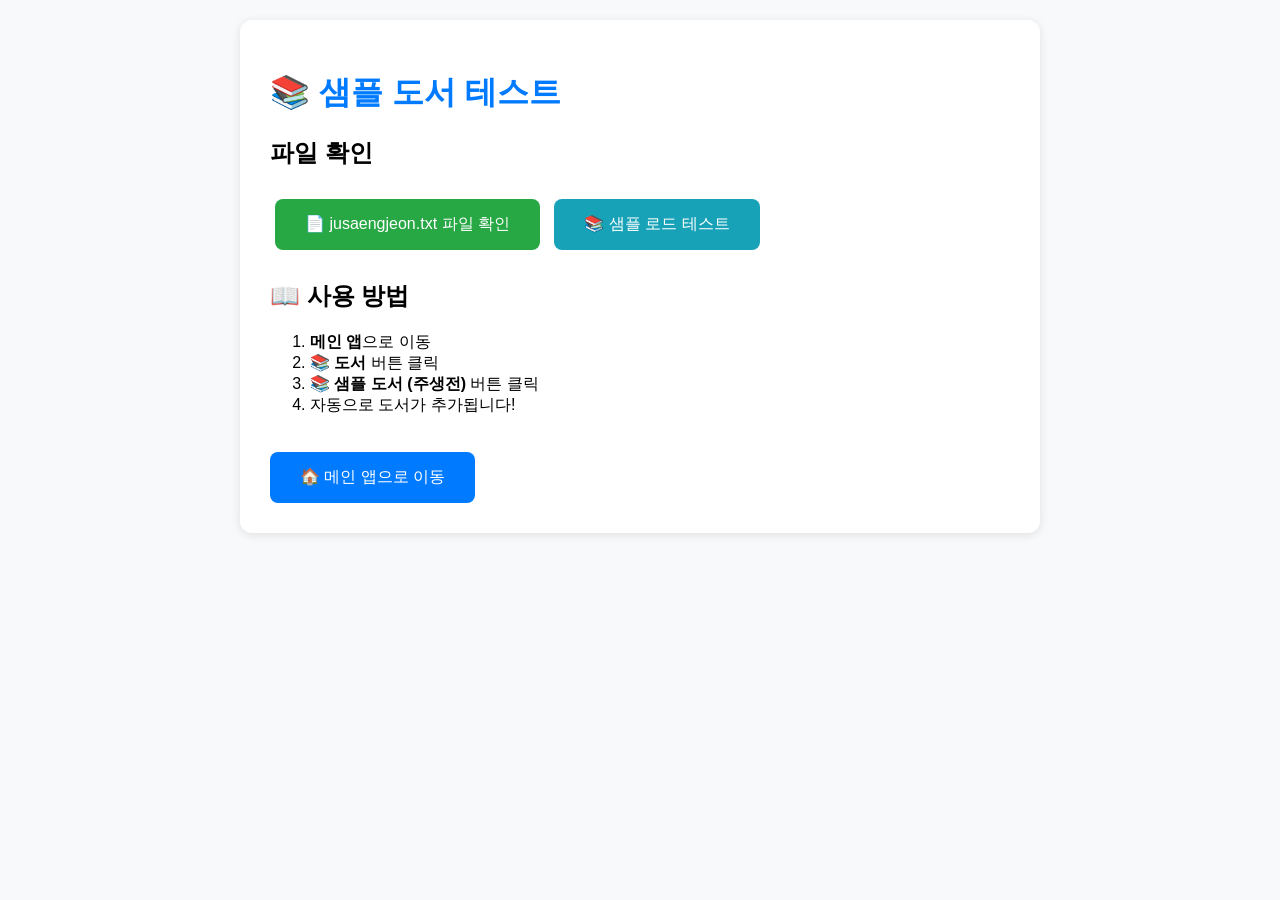
<file: test-sample.html>
<!DOCTYPE html>
<html lang="ko">
<head>
    <meta charset="UTF-8">
    <meta name="viewport" content="width=device-width, initial-scale=1.0">
    <title>샘플 도서 테스트</title>
    <style>
        body {
            font-family: 'Inter', sans-serif;
            max-width: 800px;
            margin: 0 auto;
            padding: 20px;
            background: #f8f9fa;
        }
        .container {
            background: white;
            padding: 30px;
            border-radius: 12px;
            box-shadow: 0 2px 10px rgba(0,0,0,0.1);
        }
        h1 { color: #007bff; }
        button {
            background: #28a745;
            color: white;
            border: none;
            padding: 15px 30px;
            border-radius: 8px;
            font-size: 16px;
            font-weight: 500;
            cursor: pointer;
            margin: 10px 5px;
        }
        button:hover {
            background: #218838;
        }
        button.info {
            background: #17a2b8;
        }
        button.info:hover {
            background: #138496;
        }
        #result {
            margin-top: 20px;
            padding: 15px;
            border-radius: 6px;
            background: #d4edda;
            border: 1px solid #c3e6cb;
            display: none;
        }
        #result.show {
            display: block;
        }
        pre {
            background: #f4f4f4;
            padding: 15px;
            border-radius: 6px;
            overflow-x: auto;
            max-height: 400px;
            overflow-y: auto;
        }
    </style>
</head>
<body>
    <div class="container">
        <h1>📚 샘플 도서 테스트</h1>
        
        <h2>파일 확인</h2>
        <button onclick="checkFile()">📄 jusaengjeon.txt 파일 확인</button>
        <button onclick="loadSample()" class="info">📚 샘플 로드 테스트</button>
        
        <div id="result"></div>
        
        <h2>📖 사용 방법</h2>
        <ol>
            <li><strong>메인 앱</strong>으로 이동</li>
            <li><strong>📚 도서</strong> 버튼 클릭</li>
            <li><strong>📚 샘플 도서 (주생전)</strong> 버튼 클릭</li>
            <li>자동으로 도서가 추가됩니다!</li>
        </ol>
        
        <a href="./" style="display: inline-block; margin-top: 20px; padding: 15px 30px; background: #007bff; color: white; text-decoration: none; border-radius: 8px;">
            🏠 메인 앱으로 이동
        </a>
    </div>

    <script>
        async function checkFile() {
            const result = document.getElementById('result');
            result.className = 'show';
            result.innerHTML = '⏳ 파일 확인 중...';
            
            try {
                const response = await fetch('./jusaengjeon.txt');
                if (!response.ok) {
                    throw new Error('파일을 찾을 수 없습니다');
                }
                
                const text = await response.text();
                const size = new Blob([text]).size;
                const preview = text.substring(0, 500);
                
                result.innerHTML = `
                    <h3>✅ 파일 확인 성공!</h3>
                    <p><strong>크기:</strong> ${(size / 1024).toFixed(2)} KB</p>
                    <p><strong>글자 수:</strong> ${text.length.toLocaleString()}</p>
                    <p><strong>미리보기:</strong></p>
                    <pre>${preview}...</pre>
                `;
            } catch (error) {
                result.innerHTML = `
                    <h3 style="color: red;">❌ 오류 발생</h3>
                    <p>${error.message}</p>
                `;
            }
        }
        
        async function loadSample() {
            const result = document.getElementById('result');
            result.className = 'show';
            result.innerHTML = '⏳ 샘플 로드 중...';
            
            try {
                const response = await fetch('./jusaengjeon.txt');
                if (!response.ok) {
                    throw new Error('파일을 찾을 수 없습니다');
                }
                
                const text = await response.text();
                
                result.innerHTML = `
                    <h3>✅ 로드 성공!</h3>
                    <p>이제 메인 앱에서 이 내용을 IndexedDB에 저장할 수 있습니다.</p>
                    <p><strong>제목:</strong> 주생전 (周生傳)</p>
                    <p><strong>크기:</strong> ${(new Blob([text]).size / 1024).toFixed(2)} KB</p>
                    <p><strong>첫 줄:</strong> ${text.split('\n')[0]}</p>
                `;
            } catch (error) {
                result.innerHTML = `
                    <h3 style="color: red;">❌ 오류 발생</h3>
                    <p>${error.message}</p>
                `;
            }
        }
    </script>
</body>
</html>
</file>
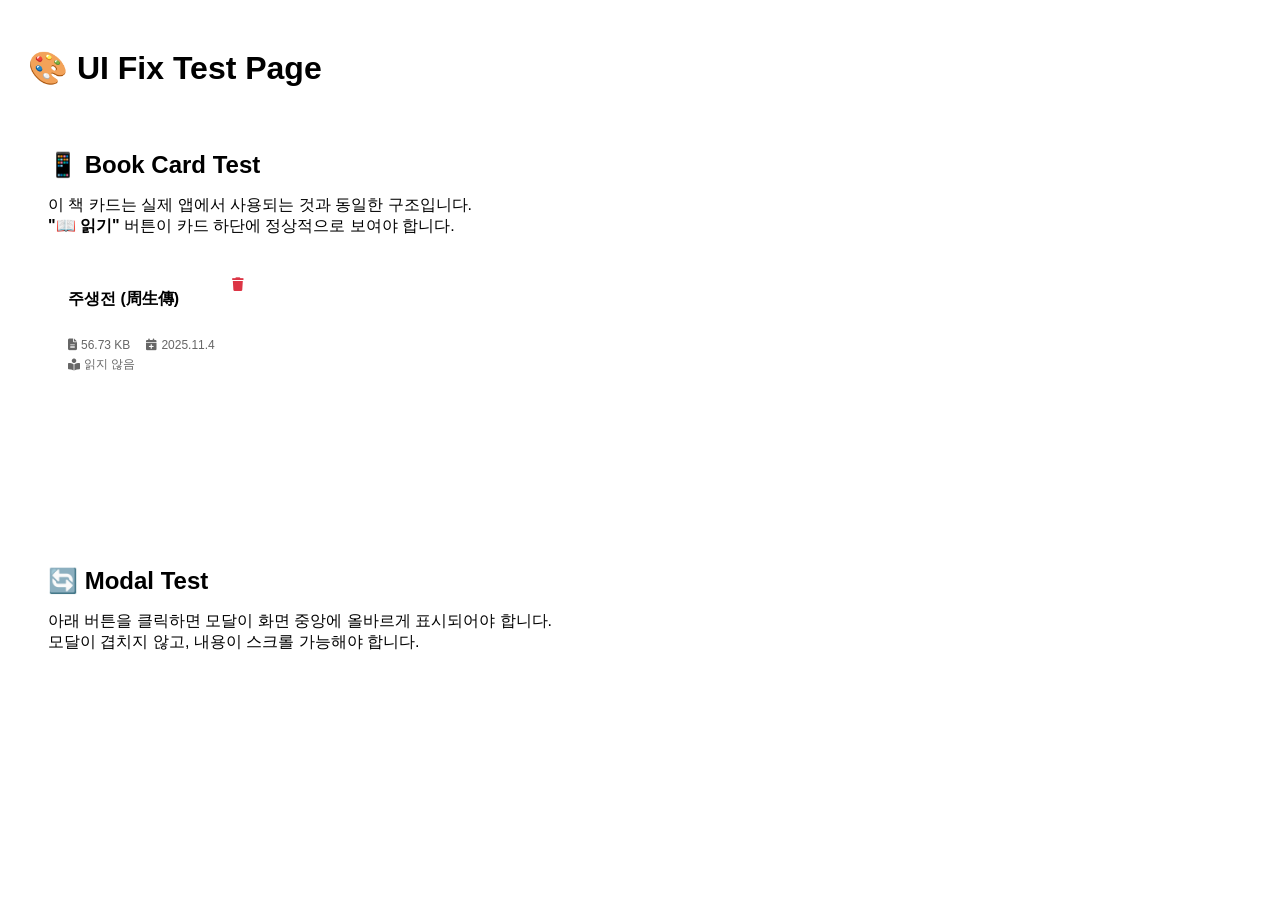
<file: test-ui-fix.html>
<!DOCTYPE html>
<html lang="ko">
<head>
    <meta charset="UTF-8">
    <meta name="viewport" content="width=device-width, initial-scale=1.0">
    <title>UI Fix Test - Modal & Book Card</title>
    <link rel="stylesheet" href="css/style.css">
    <link rel="stylesheet" href="css/responsive.css">
    <link rel="stylesheet" href="https://cdn.jsdelivr.net/npm/@fortawesome/fontawesome-free@6.4.0/css/all.min.css">
    <style>
        body {
            padding: 20px;
            background-color: var(--color-bg);
        }
        .test-section {
            margin-bottom: 40px;
            padding: 20px;
            background: var(--color-header);
            border-radius: var(--border-radius);
        }
        .test-section h2 {
            margin-bottom: 16px;
            color: var(--color-text);
        }
        .test-btn {
            padding: 12px 24px;
            background-color: var(--color-accent);
            color: white;
            border: none;
            border-radius: var(--border-radius);
            cursor: pointer;
            font-size: 14px;
            font-weight: 500;
            margin-right: 8px;
        }
        .test-btn:hover {
            background-color: var(--color-hover);
        }
    </style>
</head>
<body>
    <h1 style="margin-bottom: 24px; color: var(--color-text);">🎨 UI Fix Test Page</h1>
    
    <div class="test-section">
        <h2>📱 Book Card Test</h2>
        <p style="margin-bottom: 16px; color: var(--color-text);">
            이 책 카드는 실제 앱에서 사용되는 것과 동일한 구조입니다.<br>
            <strong>"📖 읽기"</strong> 버튼이 카드 하단에 정상적으로 보여야 합니다.
        </p>
        <div class="book-list" style="max-height: none;">
            <div class="book-card">
                <div class="book-card-header">
                    <h3 class="book-card-title">주생전 (周生傳)</h3>
                    <button class="book-delete-btn" title="삭제">
                        <i class="fas fa-trash"></i>
                    </button>
                </div>
                <div class="book-card-body">
                    <div class="book-info">
                        <span><i class="fas fa-file-alt"></i> 56.73 KB</span>
                        <span><i class="fas fa-calendar-plus"></i> 2025.11.4</span>
                    </div>
                    <div class="book-info">
                        <span><i class="fas fa-book-reader"></i> 읽지 않음</span>
                    </div>
                </div>
                <button class="book-open-btn">
                    <i class="fas fa-book-open"></i> 읽기
                </button>
            </div>
        </div>
    </div>

    <div class="test-section">
        <h2>🔄 Modal Test</h2>
        <p style="margin-bottom: 16px; color: var(--color-text);">
            아래 버튼을 클릭하면 모달이 화면 중앙에 올바르게 표시되어야 합니다.<br>
            모달이 겹치지 않고, 내용이 스크롤 가능해야 합니다.
        </p>
        <button class="test-btn" onclick="openTestModal()">
            <i class="fas fa-window-restore"></i> 모달 열기
        </button>
    </div>

    <!-- Test Modal -->
    <div id="testModal" class="modal">
        <div class="modal-content book-modal">
            <div class="modal-header">
                <h2>테스트 모달</h2>
                <button class="close-btn" onclick="closeTestModal()">
                    <i class="fas fa-times"></i>
                </button>
            </div>
            <div class="modal-body">
                <p style="margin-bottom: 16px; color: var(--color-text);">
                    ✅ 이 모달이 화면 중앙에 올바르게 표시되면 성공입니다!
                </p>
                
                <div class="book-actions">
                    <button class="action-btn primary">
                        <i class="fas fa-download"></i> 도서 다운로드
                    </button>
                    <button class="action-btn secondary">
                        <i class="fas fa-plus"></i> 텍스트 추가
                    </button>
                    <button class="action-btn success">
                        <i class="fas fa-book-open"></i> 샘플 도서
                    </button>
                    <button class="action-btn info">
                        <i class="fas fa-chart-pie"></i> 저장소 통계
                    </button>
                </div>

                <div class="book-list" style="max-height: none; margin-top: 20px;">
                    <div class="book-card">
                        <div class="book-card-header">
                            <h3 class="book-card-title">테스트 도서 1</h3>
                            <button class="book-delete-btn">
                                <i class="fas fa-trash"></i>
                            </button>
                        </div>
                        <div class="book-card-body">
                            <div class="book-info">
                                <span><i class="fas fa-file-alt"></i> 45.2 KB</span>
                                <span><i class="fas fa-calendar-plus"></i> 2025.11.3</span>
                            </div>
                        </div>
                        <button class="book-open-btn">
                            <i class="fas fa-book-open"></i> 읽기
                        </button>
                    </div>

                    <div class="book-card">
                        <div class="book-card-header">
                            <h3 class="book-card-title">테스트 도서 2</h3>
                            <button class="book-delete-btn">
                                <i class="fas fa-trash"></i>
                            </button>
                        </div>
                        <div class="book-card-body">
                            <div class="book-info">
                                <span><i class="fas fa-file-alt"></i> 32.8 KB</span>
                                <span><i class="fas fa-calendar-plus"></i> 2025.11.2</span>
                            </div>
                        </div>
                        <button class="book-open-btn">
                            <i class="fas fa-book-open"></i> 읽기
                        </button>
                    </div>
                </div>

                <p style="margin-top: 20px; padding: 12px; background: rgba(0,123,255,0.1); border-radius: 8px; color: var(--color-text);">
                    <strong>✨ 테스트 포인트:</strong><br>
                    1. 모달이 화면 중앙에 위치<br>
                    2. 모달 내용이 겹치지 않음<br>
                    3. 읽기 버튼이 각 카드 하단에 표시<br>
                    4. 모달 외부 클릭 시 닫힘
                </p>
            </div>
        </div>
    </div>

    <script>
        function openTestModal() {
            const modal = document.getElementById('testModal');
            modal.style.display = 'flex';
            modal.classList.add('show');
        }

        function closeTestModal() {
            const modal = document.getElementById('testModal');
            modal.style.display = 'none';
            modal.classList.remove('show');
        }

        // 모달 외부 클릭 시 닫기
        document.getElementById('testModal').addEventListener('click', (e) => {
            if (e.target.id === 'testModal') {
                closeTestModal();
            }
        });

        // 테스트 결과 출력
        window.addEventListener('load', () => {
            console.log('✅ UI Fix Test Page Loaded');
            console.log('📱 Book Card: Check if read button is visible');
            console.log('🔄 Modal: Click button to test modal display');
        });
    </script>
</body>
</html>
</file>
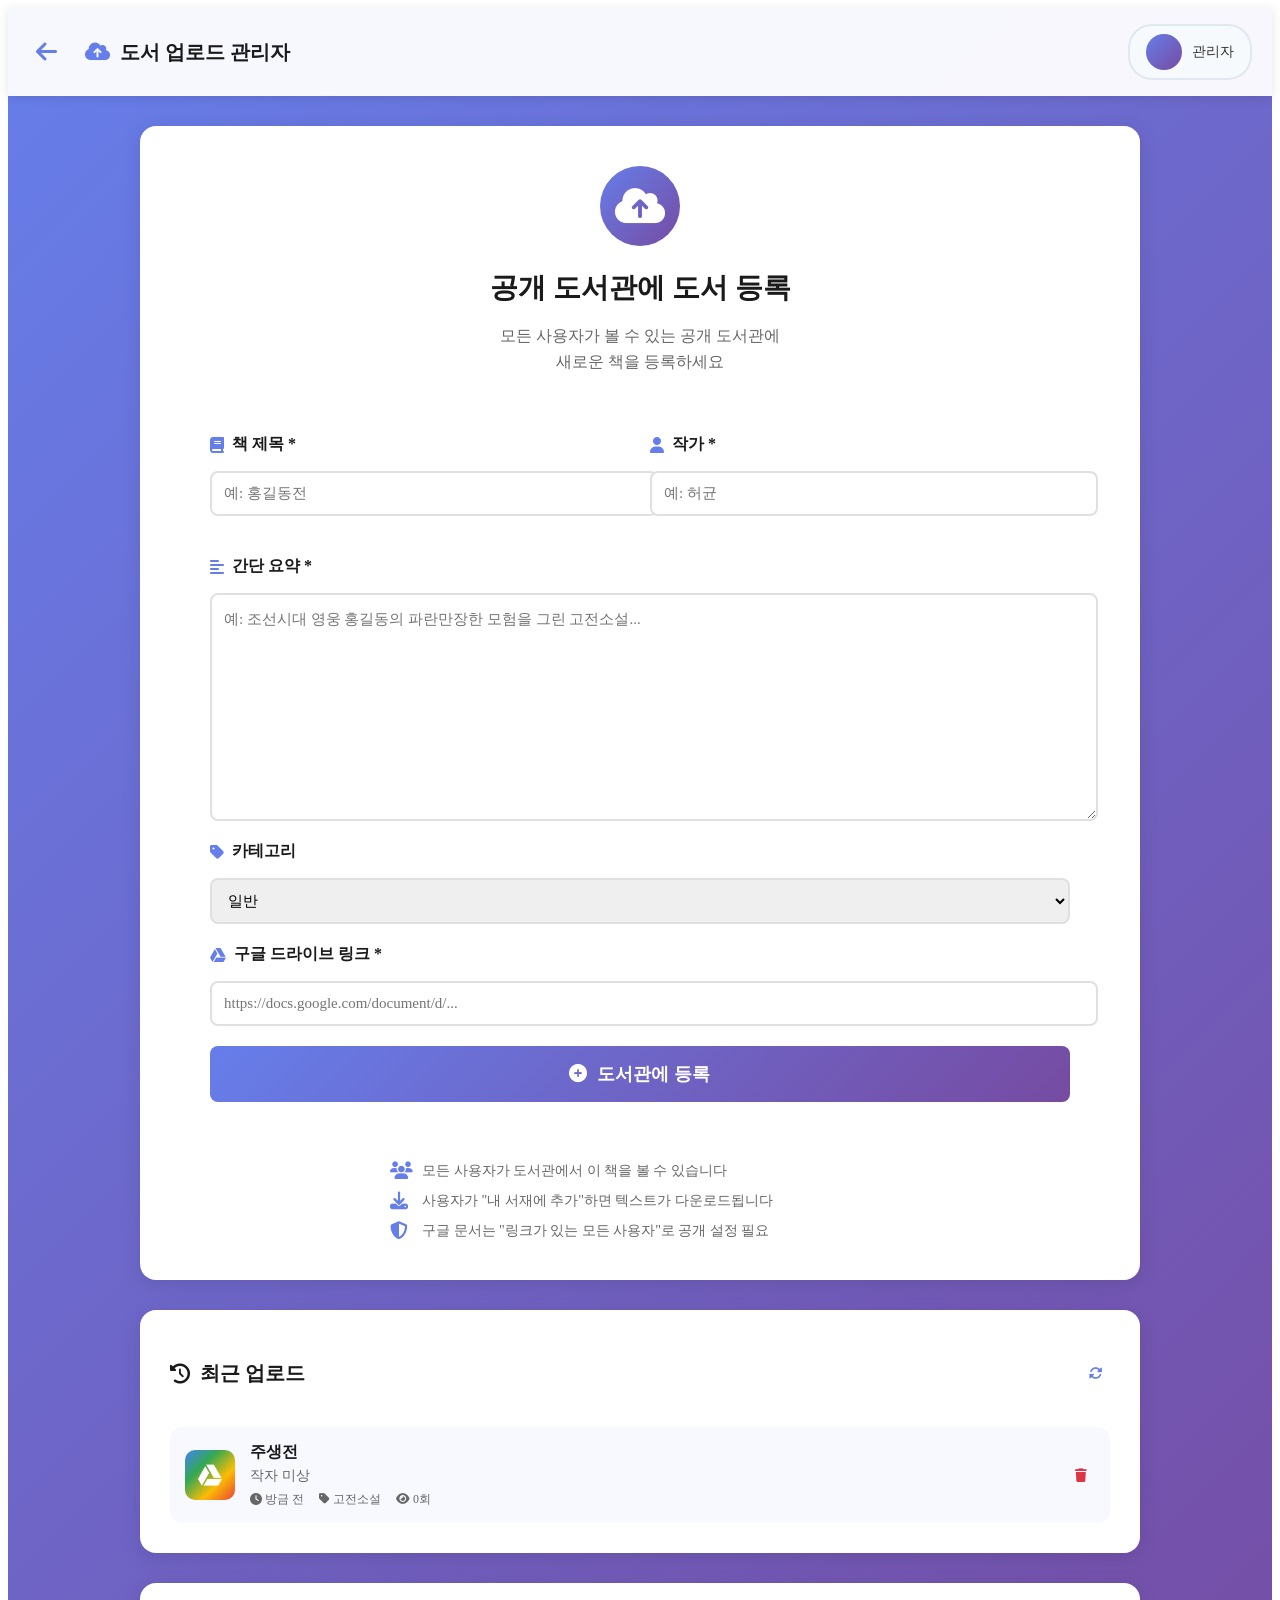
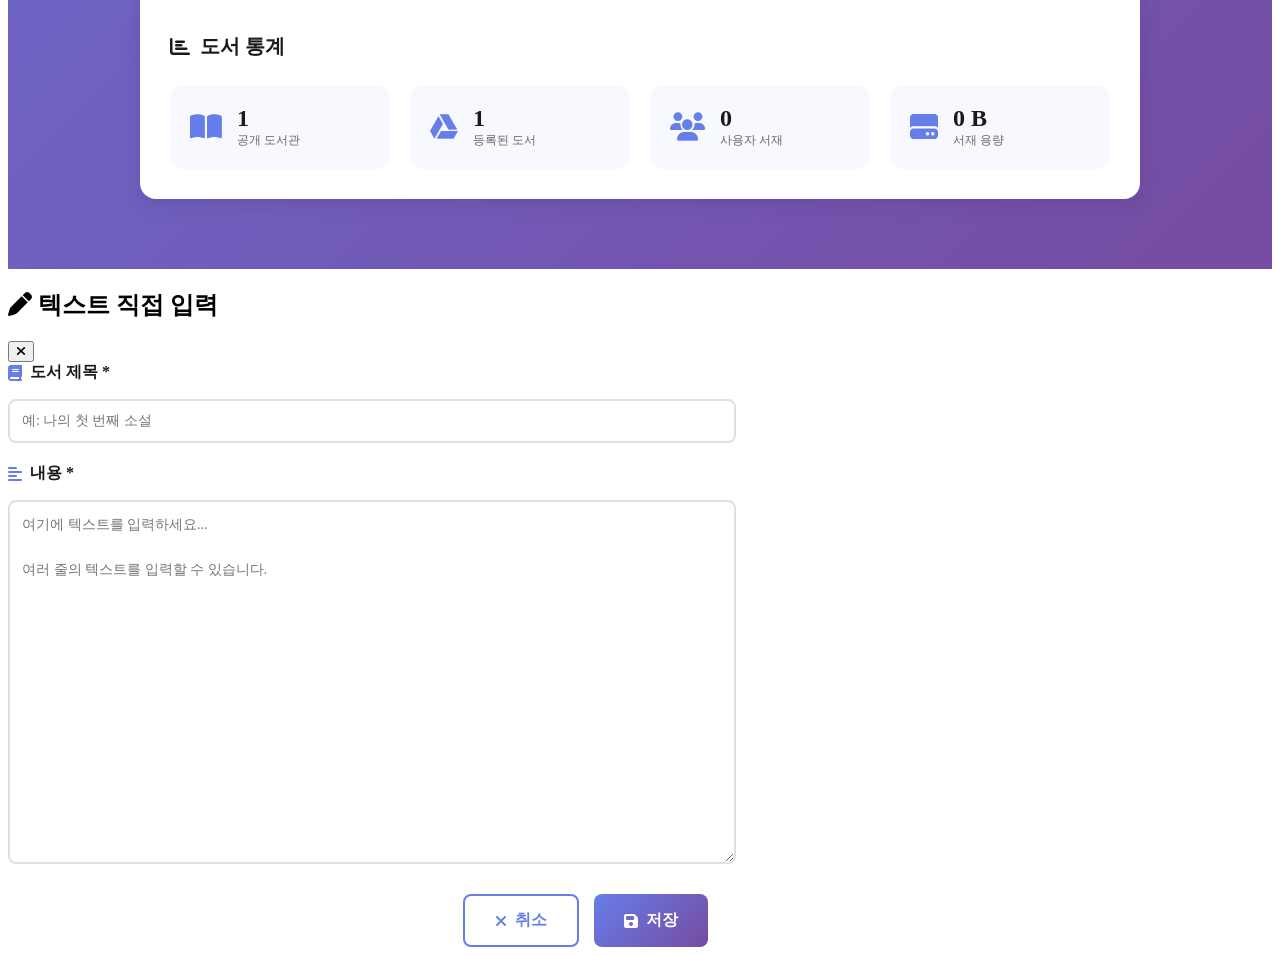
<file: upload-admin.html>
<!DOCTYPE html>
<html lang="ko">
<head>
    <meta charset="UTF-8">
    <meta name="viewport" content="width=device-width, initial-scale=1.0">
    <title>도서 업로드 관리자 - 이북 리더</title>
    <link rel="stylesheet" href="css/style.css">
    <link rel="stylesheet" href="css/library.css">
    <link rel="stylesheet" href="css/upload-admin.css">
    <link href="https://fonts.googleapis.com/css2?family=Inter:wght@300;400;500;600;700&display=swap" rel="stylesheet">
    <link rel="stylesheet" href="https://cdn.jsdelivr.net/npm/@fortawesome/fontawesome-free@6.4.0/css/all.min.css">
    <link rel="manifest" href="./manifest.json">
    <link rel="icon" type="image/svg+xml" href="./icons/icon-192.svg">
</head>
<body>
    <div class="upload-admin-container">
        <!-- 헤더 -->
        <header class="admin-header">
            <button id="backToLibrary" class="back-btn">
                <i class="fas fa-arrow-left"></i>
            </button>
            <h1>
                <i class="fas fa-cloud-upload-alt"></i>
                도서 업로드 관리자
            </h1>
            <div class="user-info">
                <div class="user-avatar" id="userAvatar"></div>
                <span id="userName">관리자</span>
            </div>
        </header>

        <!-- 메인 컨텐츠 -->
        <main class="admin-main">
            <!-- 업로드 영역 -->
            <section class="upload-section">
                <div class="upload-card">
                    <div class="upload-icon">
                        <i class="fas fa-cloud-upload-alt"></i>
                    </div>
                    <h2>공개 도서관에 도서 등록</h2>
                    <p class="upload-description">
                        모든 사용자가 볼 수 있는 공개 도서관에<br>
                        새로운 책을 등록하세요
                    </p>
                    
                    <div class="book-form">
                        <div class="form-row">
                            <div class="form-group">
                                <label for="bookTitle">
                                    <i class="fas fa-book"></i> 책 제목 *
                                </label>
                                <input type="text" id="bookTitle" placeholder="예: 홍길동전" required>
                            </div>
                            <div class="form-group">
                                <label for="bookAuthor">
                                    <i class="fas fa-user"></i> 작가 *
                                </label>
                                <input type="text" id="bookAuthor" placeholder="예: 허균" required>
                            </div>
                        </div>

                        <div class="form-group">
                            <label for="bookSummary">
                                <i class="fas fa-align-left"></i> 간단 요약 *
                            </label>
                            <textarea id="bookSummary" rows="3" placeholder="예: 조선시대 영웅 홍길동의 파란만장한 모험을 그린 고전소설..." required></textarea>
                        </div>

                        <div class="form-group">
                            <label for="bookCategory">
                                <i class="fas fa-tag"></i> 카테고리
                            </label>
                            <select id="bookCategory">
                                <option value="일반">일반</option>
                                <option value="고전소설">고전소설</option>
                                <option value="현대문학">현대문학</option>
                                <option value="시">시</option>
                                <option value="에세이">에세이</option>
                                <option value="자기계발">자기계발</option>
                                <option value="역사">역사</option>
                                <option value="과학">과학</option>
                                <option value="기타">기타</option>
                            </select>
                        </div>

                        <div class="form-group">
                            <label for="gdriveLinkInput">
                                <i class="fab fa-google-drive"></i> 구글 드라이브 링크 *
                            </label>
                            <input type="url" id="gdriveLinkInput" placeholder="https://docs.google.com/document/d/..." required>
                        </div>

                        <button id="addBookBtn" class="btn-add-book">
                            <i class="fas fa-plus-circle"></i>
                            도서관에 등록
                        </button>
                    </div>

                    <div class="upload-info">
                        <div class="info-item">
                            <i class="fas fa-users"></i>
                            <span>모든 사용자가 도서관에서 이 책을 볼 수 있습니다</span>
                        </div>
                        <div class="info-item">
                            <i class="fas fa-download"></i>
                            <span>사용자가 "내 서재에 추가"하면 텍스트가 다운로드됩니다</span>
                        </div>
                        <div class="info-item">
                            <i class="fas fa-shield-alt"></i>
                            <span>구글 문서는 "링크가 있는 모든 사용자"로 공개 설정 필요</span>
                        </div>
                    </div>
                </div>
            </section>

            <!-- 업로드 진행 상태 -->
            <section class="upload-progress-section" id="uploadProgressSection" style="display: none;">
                <h3><i class="fas fa-spinner fa-spin"></i> 업로드 진행중...</h3>
                <div id="uploadProgressList" class="progress-list"></div>
            </section>

            <!-- 최근 업로드 -->
            <section class="recent-uploads-section">
                <div class="section-header">
                    <h3><i class="fas fa-history"></i> 최근 업로드</h3>
                    <button id="refreshBtn" class="icon-btn" title="새로고침">
                        <i class="fas fa-sync-alt"></i>
                    </button>
                </div>
                <div id="recentUploadsList" class="uploads-list">
                    <div class="empty-state">
                        <i class="fas fa-inbox"></i>
                        <p>최근 업로드된 도서가 없습니다</p>
                    </div>
                </div>
            </section>

            <!-- 도서 통계 -->
            <section class="storage-section">
                <h3><i class="fas fa-chart-bar"></i> 도서 통계</h3>
                <div class="storage-stats">
                    <div class="storage-details">
                        <div class="stat-item">
                            <i class="fas fa-book-open"></i>
                            <div>
                                <strong id="totalBooksCount">0</strong>
                                <span>공개 도서관</span>
                            </div>
                        </div>
                        <div class="stat-item">
                            <i class="fab fa-google-drive"></i>
                            <div>
                                <strong id="gdriveCount">0</strong>
                                <span>등록된 도서</span>
                            </div>
                        </div>
                        <div class="stat-item">
                            <i class="fas fa-users"></i>
                            <div>
                                <strong id="textCount">0</strong>
                                <span>사용자 서재</span>
                            </div>
                        </div>
                        <div class="stat-item">
                            <i class="fas fa-hdd"></i>
                            <div>
                                <strong id="storageSizeText">0 B</strong>
                                <span>서재 용량</span>
                            </div>
                        </div>
                    </div>
                </div>
            </section>
        </main>
    </div>

    <!-- 텍스트 입력 모달 -->
    <div id="textInputModal" class="modal">
        <div class="modal-content text-input-modal">
            <div class="modal-header">
                <h2><i class="fas fa-pen"></i> 텍스트 직접 입력</h2>
                <button id="closeTextModal" class="close-btn">
                    <i class="fas fa-times"></i>
                </button>
            </div>
            <div class="modal-body">
                <div class="form-group">
                    <label for="bookTitleInput">
                        <i class="fas fa-book"></i> 도서 제목 *
                    </label>
                    <input type="text" id="bookTitleInput" placeholder="예: 나의 첫 번째 소설" required>
                </div>
                <div class="form-group">
                    <label for="bookContentInput">
                        <i class="fas fa-align-left"></i> 내용 *
                    </label>
                    <textarea id="bookContentInput" rows="15" placeholder="여기에 텍스트를 입력하세요...&#10;&#10;여러 줄의 텍스트를 입력할 수 있습니다." required></textarea>
                </div>
                <div class="modal-actions">
                    <button id="cancelTextBtn" class="btn-secondary">
                        <i class="fas fa-times"></i> 취소
                    </button>
                    <button id="saveTextBtn" class="btn-primary">
                        <i class="fas fa-save"></i> 저장
                    </button>
                </div>
            </div>
        </div>
    </div>

    <!-- 알림 -->
    <div id="notification" class="notification">
        <span id="notificationText"></span>
    </div>

    <!-- Scripts -->
    <script src="js/storage.js"></script>
    <script src="js/public-library.js"></script>
    <script src="js/auth.js"></script>
    <script src="js/upload-admin.js"></script>
</body>
</html>
</file>
<file: css/style.css>
1	/* 기본 변수 설정 */
     2	:root {
     3	    --font-size-base: 16px;
     4	    --font-size-min: 12px;
     5	    --font-size-max: 24px;
     6	    --line-height: 1.6;
     7	    --letter-spacing: normal;
     8	    --color-bg: #ffffff;
     9	    --color-text: #333333;
    10	    --color-header: #f8f9fa;
    11	    --color-border: #e9ecef;
    12	    --color-accent: #007bff;
    13	    --color-hover: #0056b3;
    14	    --header-height: 60px;
    15	    --nav-height: 50px;
    16	    --border-radius: 8px;
    17	    --transition: all 0.3s ease;
    18	    --shadow: 0 2px 10px rgba(0, 0, 0, 0.1);
    19	    --max-content-width: 800px;
    20	    --modal-overlay: rgba(0, 0, 0, 0.5);
    21	}
    23	
    24	/* 다크 모드 변수 */
    25	[data-theme="dark"] {
    26	    --color-bg: #1a1a1a;
    27	    --color-text: #e0e0e0;
    28	    --color-header: #2d2d2d;
    29	    --color-border: #404040;
    30	    --color-accent: #4dabf7;
    31	    --color-hover: #339af0;
    32	    --shadow: 0 2px 10px rgba(0, 0, 0, 0.3);
    33	}
    34	
    35	/* 세피아 모드 변수 */
    36	[data-theme="sepia"] {
    37	    --color-bg: #f4f1ea;
    38	    --color-text: #5c4b37;
    39	    --color-header: #ede6d3;
    40	    --color-border: #d4c5a9;
    41	    --color-accent: #8b4513;
    42	    --color-hover: #654321;
    43	    --shadow: 0 2px 10px rgba(139, 69, 19, 0.1);
    44	}
    45	
    46	/* 기본 스타일 리셋 */
    47	* {
    48	    margin: 0;
    49	    padding: 0;
    50	    box-sizing: border-box;
    51	}
    52	
    53	/* PWA 설치 프롬프트 스타일 */
    54	.install-prompt {
    55	    position: fixed;
    56	    top: 0;
    57	    left: 0;
    58	    right: 0;
    59	    background: var(--color-accent);
    60	    color: white;
    61	    padding: 12px 16px;
    62	    z-index: 1000;
    63	    transform: translateY(-100%);
    64	    transition: transform 0.3s ease;
    65	    box-shadow: var(--shadow);
    66	}
    67	
    68	.install-prompt.show {
    69	    transform: translateY(0);
    70	}
    71	
    72	.install-content {
    73	    display: flex;
    74	    justify-content: space-between;
    75	    align-items: center;
    76	    max-width: var(--max-content-width);
    77	    margin: 0 auto;
    78	    gap: 16px;
    79	}
    80	
    81	.install-content span {
    82	    flex: 1;
    83	    font-size: 14px;
    84	    line-height: 1.4;
    85	}
    86	
    87	.install-buttons {
    88	    display: flex;
    89	    gap: 8px;
    90	    flex-shrink: 0;
    91	}
    92	
    93	.install-btn, .dismiss-btn {
    94	    padding: 8px 16px;
    95	    border: none;
    96	    border-radius: var(--border-radius);
    97	    font-size: 14px;
    98	    font-weight: 500;
    99	    cursor: pointer;
   100	    transition: var(--transition);
</file>
<file: css/responsive.css>
/* 반응형 디자인 스타일 */

/* 기본 스타일 */
body {
    font-family: 'Inter', -apple-system, BlinkMacSystemFont, 'Segoe UI', Roboto, Oxygen, Ubuntu, Cantarell, sans-serif;
    background-color: var(--color-bg);
    color: var(--color-text);
    transition: var(--transition);
    /* 터치 최적화 */
    -webkit-tap-highlight-color: rgba(0, 0, 0, 0.1);
    -webkit-touch-callout: none;
}

.header {
    position: fixed;
    top: 0;
    left: 0;
    right: 0;
    height: var(--header-height);
    background-color: var(--color-header);
    border-bottom: 1px solid var(--color-border);
    box-shadow: var(--shadow);
    z-index: 100;
}

.header-content {
    max-width: var(--max-content-width);
    margin: 0 auto;
    padding: 8px 12px;
    display: flex;
    justify-content: space-between;
    align-items: center;
    gap: 8px;
    height: 100%;
}

.book-title {
    font-size: 16px;
    font-weight: 600;
    white-space: nowrap;
    overflow: hidden;
    text-overflow: ellipsis;
    flex: 1;
    min-width: 0;
}

.controls {
    display: flex;
    align-items: center;
    gap: 6px;
    flex-wrap: nowrap;
}

.font-controls {
    display: flex;
    gap: 3px;
}

.control-btn {
    padding: 10px 14px;
    background-color: var(--color-accent);
    color: white;
    border: none;
    border-radius: var(--border-radius);
    cursor: pointer;
    font-size: 15px;
    transition: var(--transition);
    display: flex;
    align-items: center;
    justify-content: center;
    gap: 5px;
    min-width: 44px;
    min-height: 44px;
    /* 터치 반응 개선 */
    touch-action: manipulation;
    -webkit-user-select: none;
    user-select: none;
}

.control-btn:hover {
    background-color: var(--color-hover);
    transform: scale(1.05);
}

.control-btn:active {
    transform: scale(0.95);
    transition: transform 0.1s ease;
}

.control-btn .btn-text {
    font-size: 13px;
    font-weight: 600;
    white-space: nowrap;
}

.book-manager-btn {
    background-color: #28a745;
}

.book-manager-btn:hover {
    background-color: #218838;
}

.settings-btn {
    background-color: #6c757d;
}

.settings-btn:hover {
    background-color: #5a6268;
}

.help-btn {
    background-color: #17a2b8;
    min-width: 44px;
}

.help-btn:hover {
    background-color: #138496;
}

.reading-progress {
    display: flex;
    align-items: center;
    gap: 8px;
}

#progressText {
    font-size: 12px;
    font-weight: 500;
    min-width: 40px;
    text-align: right;
}

.progress-bar {
    width: 80px;
    height: 6px;
    background-color: var(--color-border);
    border-radius: 3px;
    overflow: hidden;
}

.progress-fill {
    height: 100%;
    background: linear-gradient(90deg, var(--color-accent), #0056b3);
    transition: width 0.3s ease;
}

/* 메인 콘텐츠 */
.main-content {
    margin-top: var(--header-height);
    margin-bottom: var(--nav-height);
    min-height: calc(100vh - var(--header-height) - var(--nav-height));
}

.content-wrapper {
    max-width: var(--max-content-width);
    margin: 0 auto;
}

.book-content {
    padding: 24px 16px;
    font-size: var(--font-size-base);
    line-height: var(--line-height);
    letter-spacing: var(--letter-spacing);
    overflow: hidden;
    height: calc(100vh - var(--header-height) - var(--nav-height));
    cursor: grab;
    position: relative;
    touch-action: pan-y pinch-zoom;
    will-change: transform;
    /* user-select은 하이라이트 기능을 위해 제거 */
}

.book-content p {
    margin-bottom: 1.5em;
}

/* 하단 네비게이션 */
.bottom-nav {
    position: fixed;
    bottom: 0;
    left: 0;
    right: 0;
    height: var(--nav-height);
    background-color: var(--color-header);
    border-top: 1px solid var(--color-border);
    box-shadow: 0 -2px 10px rgba(0, 0, 0, 0.1);
    z-index: 100;
    display: flex;
    justify-content: space-between;
    align-items: center;
    padding: 0 16px;
}

.nav-btn {
    padding: 10px 20px;
    background-color: var(--color-accent);
    color: white;
    border: none;
    border-radius: var(--border-radius);
    cursor: pointer;
    font-size: 16px;
    transition: var(--transition);
}

.nav-btn:hover {
    background-color: var(--color-hover);
}

.nav-btn:disabled {
    opacity: 0.5;
    cursor: not-allowed;
}

.page-indicator {
    font-size: 14px;
    font-weight: 500;
}

/* 모달 */
.modal {
    display: none;
    position: fixed;
    top: 0;
    left: 0;
    right: 0;
    bottom: 0;
    background-color: rgba(0, 0, 0, 0.7);
    z-index: 1000;
    padding: 16px;
    overflow-y: auto;
    -webkit-overflow-scrolling: touch;
    /* 모달이 항상 최상단에 표시되도록 */
    backdrop-filter: blur(2px);
}

.modal.show {
    display: flex;
    align-items: center;
    justify-content: center;
    animation: fadeIn 0.2s ease;
}

@keyframes fadeIn {
    from {
        opacity: 0;
    }
    to {
        opacity: 1;
    }
}

.modal-content {
    background-color: var(--color-bg);
    border-radius: var(--border-radius);
    max-width: 500px;
    width: 100%;
    max-height: 85vh;
    display: flex;
    flex-direction: column;
    box-shadow: 0 10px 40px rgba(0, 0, 0, 0.3);
    margin: auto;
    animation: slideUp 0.3s ease;
    /* 터치 최적화 */
    touch-action: pan-y;
}

@keyframes slideUp {
    from {
        transform: translateY(20px);
        opacity: 0;
    }
    to {
        transform: translateY(0);
        opacity: 1;
    }
}

.modal-header {
    display: flex;
    justify-content: space-between;
    align-items: center;
    padding: 16px 20px;
    border-bottom: 1px solid var(--color-border);
}

.modal-header h2 {
    font-size: 20px;
    font-weight: 600;
}

.close-btn {
    background: none;
    border: none;
    font-size: 24px;
    cursor: pointer;
    color: var(--color-text);
    padding: 0;
    width: 32px;
    height: 32px;
    display: flex;
    align-items: center;
    justify-content: center;
    border-radius: 50%;
    transition: var(--transition);
}

.close-btn:hover {
    background-color: var(--color-border);
}

.modal-body {
    padding: 20px;
    overflow-y: auto;
    flex: 1;
}

.setting-group {
    margin-bottom: 20px;
}

.setting-group label {
    display: block;
    margin-bottom: 8px;
    font-weight: 500;
    font-size: 14px;
}

.setting-group select {
    width: 100%;
    padding: 10px;
    border: 1px solid var(--color-border);
    border-radius: var(--border-radius);
    background-color: var(--color-bg);
    color: var(--color-text);
    font-size: 14px;
}

/* 도서 관리 모달 */
.book-modal {
    max-width: 600px;
}

.book-actions {
    display: grid;
    grid-template-columns: repeat(auto-fit, minmax(150px, 1fr));
    gap: 12px;
    margin-bottom: 20px;
}

.action-btn {
    padding: 12px 16px;
    border: none;
    border-radius: var(--border-radius);
    cursor: pointer;
    font-size: 14px;
    font-weight: 500;
    display: flex;
    align-items: center;
    justify-content: center;
    gap: 8px;
    transition: var(--transition);
}

.action-btn.primary {
    background-color: var(--color-accent);
    color: white;
}

.action-btn.primary:hover {
    background-color: var(--color-hover);
}

.action-btn.secondary {
    background-color: var(--color-border);
    color: var(--color-text);
}

.action-btn.secondary:hover {
    background-color: #d4d4d4;
}

.action-btn.success {
    background-color: #28a745;
    color: white;
}

.action-btn.success:hover {
    background-color: #218838;
}

.action-btn.info {
    background-color: #17a2b8;
    color: white;
}

.action-btn.info:hover {
    background-color: #138496;
}

.book-list {
    display: grid;
    gap: 12px;
    margin-bottom: 20px;
    max-height: none;
}

.book-card {
    background-color: var(--color-header);
    border: 1px solid var(--color-border);
    border-radius: var(--border-radius);
    padding: 16px;
    transition: var(--transition);
    display: flex;
    flex-direction: column;
}

.book-card:hover {
    box-shadow: var(--shadow);
    transform: translateY(-2px);
}

.book-card-header {
    display: flex;
    justify-content: space-between;
    align-items: flex-start;
    margin-bottom: 12px;
}

.book-card-title {
    font-size: 16px;
    font-weight: 600;
    flex: 1;
    margin-right: 8px;
}

.book-delete-btn {
    background: none;
    border: none;
    color: #dc3545;
    cursor: pointer;
    padding: 4px 8px;
    border-radius: 4px;
    transition: var(--transition);
}

.book-delete-btn:hover {
    background-color: rgba(220, 53, 69, 0.1);
}

.book-card-body {
    margin-bottom: 12px;
    flex: 1;
}

.book-info {
    display: flex;
    gap: 16px;
    font-size: 12px;
    color: #666;
    margin-bottom: 4px;
}

[data-theme="dark"] .book-info {
    color: #999;
}

.book-info span {
    display: flex;
    align-items: center;
    gap: 4px;
}

.book-open-btn {
    width: 100%;
    padding: 10px;
    background-color: var(--color-accent);
    color: white;
    border: none;
    border-radius: var(--border-radius);
    cursor: pointer;
    font-size: 14px;
    font-weight: 500;
    display: flex;
    align-items: center;
    justify-content: center;
    gap: 8px;
    transition: var(--transition);
}

.book-open-btn:hover {
    background-color: var(--color-hover);
}

.empty-state {
    text-align: center;
    padding: 40px 20px;
    color: #666;
}

[data-theme="dark"] .empty-state {
    color: #999;
}

.empty-state i {
    font-size: 48px;
    margin-bottom: 16px;
    opacity: 0.5;
}

.empty-state p {
    font-size: 16px;
    font-weight: 500;
    margin-bottom: 8px;
}

.empty-state small {
    font-size: 14px;
    opacity: 0.7;
}

.storage-info {
    margin-top: 20px;
}

.storage-bar {
    width: 100%;
    height: 8px;
    background-color: var(--color-border);
    border-radius: 4px;
    overflow: hidden;
    margin-bottom: 8px;
}

.storage-used {
    height: 100%;
    background: linear-gradient(90deg, var(--color-accent), #0056b3);
    transition: width 0.3s ease;
}

.storage-text {
    font-size: 12px;
    color: #666;
    text-align: center;
}

[data-theme="dark"] .storage-text {
    color: #999;
}

/* 알림 */
.notification {
    position: fixed;
    bottom: 80px;
    left: 50%;
    transform: translateX(-50%) translateY(100px);
    background-color: #333;
    color: white;
    padding: 14px 28px;
    border-radius: 12px;
    box-shadow: 0 4px 20px rgba(0, 0, 0, 0.3);
    z-index: 1500;
    transition: all 0.3s cubic-bezier(0.4, 0, 0.2, 1);
    max-width: 90%;
    font-size: 15px;
    font-weight: 500;
    text-align: center;
    backdrop-filter: blur(10px);
    opacity: 0;
}

.notification.show {
    transform: translateX(-50%) translateY(0);
    opacity: 1;
}

.notification.error {
    background-color: #dc3545;
    box-shadow: 0 4px 20px rgba(220, 53, 69, 0.4);
}

.notification.success {
    background-color: #28a745;
    box-shadow: 0 4px 20px rgba(40, 167, 69, 0.4);
}

.notification.warning {
    background-color: #ffc107;
    color: #333;
    box-shadow: 0 4px 20px rgba(255, 193, 7, 0.4);
}

.notification.info {
    background-color: #17a2b8;
    box-shadow: 0 4px 20px rgba(23, 162, 184, 0.4);
}

/* 스크롤 진행 바 */
.scroll-progress {
    position: fixed;
    top: var(--header-height);
    left: 0;
    height: 3px;
    background: linear-gradient(90deg, var(--color-accent), #0056b3);
    z-index: 99;
    transition: width 0.3s ease;
}

/* 온라인 인디케이터 */
.online-indicator {
    position: fixed;
    top: calc(var(--header-height) + 10px);
    right: 10px;
    padding: 8px 16px;
    border-radius: 20px;
    font-size: 12px;
    font-weight: 500;
    display: flex;
    align-items: center;
    gap: 6px;
    z-index: 99;
    transition: var(--transition);
    box-shadow: var(--shadow);
}

.online-indicator.online {
    background-color: #28a745;
    color: white;
}

.online-indicator.offline {
    background-color: #dc3545;
    color: white;
}

.online-indicator.hidden {
    opacity: 0;
    pointer-events: none;
}

/* 오프라인 상태 스타일 */
body.offline .header {
    background-color: #ffe0e0;
}

[data-theme="dark"] body.offline .header {
    background-color: #3d2020;
}

/* 모바일 (최대 480px) */
@media (max-width: 480px) {
    .book-title {
        font-size: 16px;
    }

    .font-controls {
        gap: 2px;
    }

    .control-btn {
        padding: 6px 10px;
        font-size: 12px;
    }

    .reading-progress {
        display: none;
    }

    .book-content {
        padding: 16px 12px;
        font-size: 14px;
    }

    .nav-btn {
        padding: 8px 16px;
        font-size: 14px;
    }

    .page-indicator {
        font-size: 12px;
    }

    .modal-content {
        max-height: 90vh;
    }

    .book-actions {
        grid-template-columns: 1fr;
    }
}

/* 태블릿 (481px - 768px) */
@media (min-width: 481px) and (max-width: 768px) {
    .book-title {
        font-size: 17px;
    }

    .book-content {
        padding: 20px 16px;
        font-size: 15px;
    }
}

/* 데스크톱 (769px 이상) */
@media (min-width: 769px) {
    .book-title {
        font-size: 20px;
    }

    .book-content {
        padding: 32px 24px;
        font-size: 16px;
    }

    .control-btn:hover {
        box-shadow: 0 2px 8px rgba(0, 0, 0, 0.15);
    }
}

/* 가로 모드 */
@media (orientation: landscape) and (max-height: 600px) {
    .modal-content {
        max-height: 70vh;
    }
    
    .book-content {
        font-size: 14px;
    }
}

/* 다크 모드 스크롤바 */
[data-theme="dark"] ::-webkit-scrollbar {
    width: 8px;
    height: 8px;
}

[data-theme="dark"] ::-webkit-scrollbar-track {
    background: #2d2d2d;
}

[data-theme="dark"] ::-webkit-scrollbar-thumb {
    background: #555;
    border-radius: 4px;
}

[data-theme="dark"] ::-webkit-scrollbar-thumb:hover {
    background: #666;
}

/* 인쇄 스타일 */
@media print {
    .header,
    .bottom-nav,
    .modal,
    .notification,
    .install-prompt,
    .online-indicator,
    .scroll-progress {
        display: none !important;
    }

    .book-content {
        margin-top: 0;
        margin-bottom: 0;
        padding: 0;
    }

    body {
        background: white;
        color: black;
    }
}

/* 검색 기능 스타일 */
.search-overlay {
    display: none;
    position: fixed;
    top: 0;
    left: 0;
    right: 0;
    bottom: 0;
    background-color: var(--modal-overlay);
    z-index: 250;
    align-items: flex-start;
    justify-content: center;
    padding-top: 80px;
}

.search-container {
    background-color: var(--color-bg);
    border-radius: var(--border-radius);
    max-width: 600px;
    width: 90%;
    max-height: 70vh;
    display: flex;
    flex-direction: column;
    box-shadow: var(--shadow);
}

.search-header {
    display: flex;
    align-items: center;
    gap: 12px;
    padding: 20px;
    border-bottom: 1px solid var(--color-border);
}

.search-input-group {
    flex: 1;
    position: relative;
    display: flex;
    align-items: center;
    gap: 8px;
    background-color: var(--color-header);
    border-radius: var(--border-radius);
    padding: 12px 16px;
}

.search-input-group i {
    color: #666;
}

[data-theme="dark"] .search-input-group i {
    color: #999;
}

.search-input {
    flex: 1;
    border: none;
    background: transparent;
    font-size: 16px;
    color: var(--color-text);
    outline: none;
}

.search-input::placeholder {
    color: #999;
}

.search-clear-btn {
    background: none;
    border: none;
    color: #666;
    cursor: pointer;
    padding: 4px;
    display: flex;
    align-items: center;
    justify-content: center;
    border-radius: 50%;
    transition: var(--transition);
}

.search-clear-btn:hover {
    background-color: rgba(0, 0, 0, 0.05);
    color: #333;
}

[data-theme="dark"] .search-clear-btn:hover {
    background-color: rgba(255, 255, 255, 0.1);
    color: #fff;
}

.search-close-btn {
    background: none;
    border: none;
    color: var(--color-text);
    cursor: pointer;
    padding: 8px;
    display: flex;
    align-items: center;
    justify-content: center;
    border-radius: 50%;
    transition: var(--transition);
    font-size: 20px;
}

.search-close-btn:hover {
    background-color: var(--color-border);
}

.search-info {
    padding: 12px 20px;
    font-size: 14px;
    color: var(--color-text);
    border-bottom: 1px solid var(--color-border);
}

.search-info.success {
    color: #28a745;
    font-weight: 500;
}

.search-info.error {
    color: #dc3545;
    font-weight: 500;
}

.search-controls {
    display: none;
    align-items: center;
    justify-content: space-between;
    padding: 12px 20px;
    border-bottom: 1px solid var(--color-border);
    background-color: var(--color-header);
}

.search-nav-btn {
    padding: 8px 16px;
    background-color: var(--color-accent);
    color: white;
    border: none;
    border-radius: var(--border-radius);
    cursor: pointer;
    font-size: 14px;
    font-weight: 500;
    transition: var(--transition);
    display: flex;
    align-items: center;
    gap: 6px;
}

.search-nav-btn:hover {
    background-color: var(--color-hover);
}

.search-current-info {
    font-size: 14px;
    font-weight: 600;
    color: var(--color-accent);
}

.search-results-list {
    flex: 1;
    overflow-y: auto;
    padding: 12px;
}

.search-result-item {
    padding: 12px;
    margin-bottom: 8px;
    background-color: var(--color-header);
    border-radius: var(--border-radius);
    cursor: pointer;
    transition: var(--transition);
    border-left: 3px solid transparent;
}

.search-result-item:hover {
    background-color: var(--color-border);
}

.search-result-item.active {
    border-left-color: var(--color-accent);
    background-color: rgba(0, 123, 255, 0.1);
}

[data-theme="dark"] .search-result-item.active {
    background-color: rgba(74, 171, 247, 0.2);
}

.search-result-page {
    font-size: 12px;
    color: var(--color-accent);
    font-weight: 600;
    margin-bottom: 6px;
}

.search-result-context {
    font-size: 14px;
    line-height: 1.5;
    color: var(--color-text);
}

.search-result-context mark {
    background-color: #ffeb3b;
    color: #000;
    padding: 2px 4px;
    border-radius: 3px;
    font-weight: 600;
}

[data-theme="dark"] .search-result-context mark {
    background-color: #fdd835;
    color: #000;
}

/* 페이지 내 검색 하이라이트 */
.search-highlight {
    background-color: #ffeb3b;
    color: #000;
    padding: 2px 4px;
    border-radius: 3px;
    font-weight: 600;
    animation: highlightPulse 0.5s ease;
}

[data-theme="dark"] .search-highlight {
    background-color: #fdd835;
    color: #000;
}

@keyframes highlightPulse {
    0%, 100% {
        background-color: #ffeb3b;
    }
    50% {
        background-color: #ffc107;
    }
}

/* 검색 버튼 스타일 */
.search-btn {
    background-color: #17a2b8;
}

.search-btn:hover {
    background-color: #138496;
}

/* 모바일 최적화 */
@media (max-width: 480px) {
    .search-overlay {
        padding-top: 20px;
    }

    .search-container {
        width: 95%;
        max-height: 80vh;
    }

    .search-header {
        padding: 16px;
    }

    .search-nav-btn {
        padding: 6px 12px;
        font-size: 13px;
    }

    .search-result-item {
        padding: 10px;
    }

    .search-result-context {
        font-size: 13px;
    }
}

/* 북마크 기능 스타일 */
.bookmark-overlay {
    display: none;
    position: fixed;
    top: 0;
    left: 0;
    right: 0;
    bottom: 0;
    background-color: var(--modal-overlay);
    z-index: 250;
    align-items: center;
    justify-content: center;
    padding: 20px;
}

.bookmark-container {
    background-color: var(--color-bg);
    border-radius: var(--border-radius);
    max-width: 700px;
    width: 100%;
    max-height: 80vh;
    display: flex;
    flex-direction: column;
    box-shadow: var(--shadow);
}

.bookmark-header {
    display: flex;
    align-items: center;
    justify-content: space-between;
    padding: 20px;
    border-bottom: 1px solid var(--color-border);
}

.bookmark-header h2 {
    display: flex;
    align-items: center;
    gap: 10px;
    font-size: 20px;
    color: var(--color-text);
}

.bookmark-actions {
    padding: 16px 20px;
    border-bottom: 1px solid var(--color-border);
    background-color: var(--color-header);
}

.bookmark-action-btn {
    padding: 10px 20px;
    border: none;
    border-radius: var(--border-radius);
    cursor: pointer;
    font-size: 14px;
    font-weight: 500;
    display: flex;
    align-items: center;
    gap: 8px;
    transition: var(--transition);
}

.bookmark-action-btn.primary {
    background-color: var(--color-accent);
    color: white;
}

.bookmark-action-btn.primary:hover {
    background-color: var(--color-hover);
}

.bookmark-list-container {
    flex: 1;
    overflow-y: auto;
    padding: 16px 20px;
}

.bookmark-list {
    display: flex;
    flex-direction: column;
    gap: 12px;
}

.bookmark-item {
    background-color: var(--color-header);
    border: 1px solid var(--color-border);
    border-radius: var(--border-radius);
    padding: 16px;
    transition: var(--transition);
}

.bookmark-item:hover {
    box-shadow: var(--shadow);
    transform: translateY(-2px);
}

.bookmark-item-header {
    display: flex;
    justify-content: space-between;
    align-items: flex-start;
    margin-bottom: 12px;
}

.bookmark-item-title {
    display: flex;
    align-items: center;
    gap: 8px;
    font-size: 16px;
    font-weight: 600;
    color: var(--color-text);
    flex: 1;
}

.bookmark-item-title i {
    color: var(--color-accent);
}

.bookmark-item-actions {
    display: flex;
    gap: 6px;
}

.bookmark-edit-btn,
.bookmark-delete-btn {
    background: none;
    border: none;
    cursor: pointer;
    padding: 6px;
    border-radius: 4px;
    transition: var(--transition);
    color: #666;
}

.bookmark-edit-btn:hover {
    background-color: rgba(0, 123, 255, 0.1);
    color: var(--color-accent);
}

.bookmark-delete-btn:hover {
    background-color: rgba(220, 53, 69, 0.1);
    color: #dc3545;
}

.bookmark-item-body {
    margin-bottom: 12px;
}

.bookmark-item-page,
.bookmark-item-date {
    font-size: 12px;
    color: #666;
    display: flex;
    align-items: center;
    gap: 6px;
    margin-bottom: 6px;
}

[data-theme="dark"] .bookmark-item-page,
[data-theme="dark"] .bookmark-item-date {
    color: #999;
}

.bookmark-item-note {
    font-size: 14px;
    color: var(--color-text);
    background-color: rgba(0, 123, 255, 0.05);
    padding: 8px 12px;
    border-radius: 6px;
    margin: 8px 0;
    display: flex;
    gap: 8px;
    line-height: 1.5;
}

.bookmark-item-note i {
    color: var(--color-accent);
    margin-top: 2px;
}

.bookmark-goto-btn {
    width: 100%;
    padding: 10px;
    background-color: var(--color-accent);
    color: white;
    border: none;
    border-radius: var(--border-radius);
    cursor: pointer;
    font-size: 14px;
    font-weight: 500;
    display: flex;
    align-items: center;
    justify-content: center;
    gap: 8px;
    transition: var(--transition);
}

.bookmark-goto-btn:hover {
    background-color: var(--color-hover);
}

.empty-bookmark-state {
    display: flex;
    flex-direction: column;
    align-items: center;
    justify-content: center;
    padding: 60px 20px;
    color: #666;
}

[data-theme="dark"] .empty-bookmark-state {
    color: #999;
}

.empty-bookmark-state i {
    font-size: 64px;
    margin-bottom: 20px;
    opacity: 0.3;
}

.empty-bookmark-state p {
    font-size: 18px;
    font-weight: 500;
    margin-bottom: 8px;
}

.empty-bookmark-state small {
    font-size: 14px;
    opacity: 0.7;
}

/* 북마크 모달 */
.bookmark-modal {
    display: none;
    position: fixed;
    top: 0;
    left: 0;
    right: 0;
    bottom: 0;
    background-color: var(--modal-overlay);
    z-index: 300;
    align-items: center;
    justify-content: center;
    padding: 20px;
}

.bookmark-modal-content {
    background-color: var(--color-bg);
    border-radius: var(--border-radius);
    max-width: 500px;
    width: 100%;
    box-shadow: var(--shadow);
}

.bookmark-modal-header {
    display: flex;
    justify-content: space-between;
    align-items: center;
    padding: 20px;
    border-bottom: 1px solid var(--color-border);
}

.bookmark-modal-header h3 {
    font-size: 18px;
    color: var(--color-text);
}

.bookmark-modal-body {
    padding: 20px;
}

.bookmark-form-group {
    margin-bottom: 16px;
}

.bookmark-form-group label {
    display: block;
    margin-bottom: 8px;
    font-size: 14px;
    font-weight: 500;
    color: var(--color-text);
}

.bookmark-input,
.bookmark-textarea {
    width: 100%;
    padding: 10px;
    border: 1px solid var(--color-border);
    border-radius: var(--border-radius);
    background-color: var(--color-bg);
    color: var(--color-text);
    font-size: 14px;
    font-family: inherit;
}

.bookmark-input:focus,
.bookmark-textarea:focus {
    outline: none;
    border-color: var(--color-accent);
}

.bookmark-textarea {
    resize: vertical;
    min-height: 80px;
}

.bookmark-modal-footer {
    display: flex;
    justify-content: flex-end;
    gap: 10px;
    padding: 16px 20px;
    border-top: 1px solid var(--color-border);
}

.bookmark-modal-btn {
    padding: 10px 20px;
    border: none;
    border-radius: var(--border-radius);
    cursor: pointer;
    font-size: 14px;
    font-weight: 500;
    transition: var(--transition);
}

.bookmark-modal-btn.primary {
    background-color: var(--color-accent);
    color: white;
}

.bookmark-modal-btn.primary:hover {
    background-color: var(--color-hover);
}

.bookmark-modal-btn.secondary {
    background-color: var(--color-border);
    color: var(--color-text);
}

.bookmark-modal-btn.secondary:hover {
    background-color: #d4d4d4;
}

/* 북마크 버튼 스타일 */
.bookmark-btn {
    background-color: #ff9800;
}

.bookmark-btn:hover {
    background-color: #f57c00;
}

/* 모바일 최적화 */
@media (max-width: 480px) {
    .bookmark-container {
        max-height: 90vh;
    }

    .bookmark-header {
        padding: 16px;
    }

    .bookmark-header h2 {
        font-size: 18px;
    }

    .bookmark-actions {
        padding: 12px 16px;
    }

    .bookmark-list-container {
        padding: 12px 16px;
    }

    .bookmark-item {
        padding: 12px;
    }

    .bookmark-item-title {
        font-size: 15px;
    }

    .bookmark-modal-content {
        max-width: 100%;
    }
}

/* 하이라이트 기능 스타일 */
.selection-tooltip {
    display: none;
    position: fixed;
    background: white;
    box-shadow: 0 4px 12px rgba(0,0,0,0.15);
    border-radius: 8px;
    padding: 8px;
    z-index: 400;
    transform: translateX(-50%);
    flex-direction: column;
    gap: 8px;
}

.tooltip-colors {
    display: flex;
    gap: 6px;
}

.tooltip-color-btn {
    width: 28px;
    height: 28px;
    border: 2px solid transparent;
    border-radius: 50%;
    cursor: pointer;
    transition: all 0.2s;
}

.tooltip-color-btn.active {
    border-color: #333;
    transform: scale(1.15);
}

.tooltip-highlight-btn {
    padding: 8px 16px;
    background: var(--color-accent);
    color: white;
    border: none;
    border-radius: 6px;
    cursor: pointer;
    font-size: 13px;
    font-weight: 500;
    display: flex;
    align-items: center;
    gap: 6px;
}

.user-highlight {
    padding: 2px 0;
    border-radius: 2px;
}

.highlight-overlay {
    display: none;
    position: fixed;
    top: 0;
    left: 0;
    right: 0;
    bottom: 0;
    background: var(--modal-overlay);
    z-index: 250;
    align-items: center;
    justify-content: center;
    padding: 20px;
}

.highlight-container {
    background: var(--color-bg);
    border-radius: var(--border-radius);
    max-width: 700px;
    width: 100%;
    max-height: 80vh;
    display: flex;
    flex-direction: column;
    box-shadow: var(--shadow);
}

.highlight-header {
    display: flex;
    justify-content: space-between;
    align-items: center;
    padding: 20px;
    border-bottom: 1px solid var(--color-border);
}

.highlight-stats {
    padding: 12px 20px;
    border-bottom: 1px solid var(--color-border);
    background: var(--color-header);
    display: flex;
    align-items: center;
    gap: 12px;
}

.highlight-stat-item {
    display: flex;
    align-items: center;
    gap: 6px;
    font-weight: 600;
}

.highlight-stat-color {
    width: 20px;
    height: 20px;
    border-radius: 4px;
}

.highlight-list-container {
    flex: 1;
    overflow-y: auto;
    padding: 16px 20px;
}

.highlight-list {
    display: flex;
    flex-direction: column;
    gap: 12px;
}

.highlight-item {
    background: var(--color-header);
    border: 1px solid var(--color-border);
    border-radius: var(--border-radius);
    padding: 16px;
}

.highlight-item-header {
    display: flex;
    justify-content: space-between;
    margin-bottom: 12px;
}

.highlight-item-color {
    width: 24px;
    height: 24px;
    border-radius: 4px;
}

.highlight-item-actions {
    display: flex;
    gap: 6px;
}

.highlight-edit-btn,
.highlight-delete-btn {
    background: none;
    border: none;
    cursor: pointer;
    padding: 6px;
    border-radius: 4px;
    color: #666;
}

.highlight-item-text {
    font-size: 15px;
    padding: 12px;
    background: rgba(0,0,0,0.02);
    border-left: 4px solid;
    border-radius: 4px;
    margin-bottom: 8px;
}

.highlight-item-note {
    font-size: 13px;
    padding: 8px 12px;
    background: rgba(0,123,255,0.05);
    border-radius: 6px;
    margin: 8px 0;
    display: flex;
    gap: 8px;
}

.highlight-item-meta {
    display: flex;
    gap: 16px;
    font-size: 12px;
    color: #666;
}

.highlight-goto-btn {
    width: 100%;
    padding: 10px;
    background: var(--color-accent);
    color: white;
    border: none;
    border-radius: var(--border-radius);
    cursor: pointer;
    margin-top: 12px;
}

.empty-highlight-state {
    display: flex;
    flex-direction: column;
    align-items: center;
    padding: 60px 20px;
    color: #666;
}

.highlight-modal {
    display: none;
    position: fixed;
    top: 0;
    left: 0;
    right: 0;
    bottom: 0;
    background: var(--modal-overlay);
    z-index: 300;
    align-items: center;
    justify-content: center;
    padding: 20px;
}

.highlight-modal-content {
    background: var(--color-bg);
    border-radius: var(--border-radius);
    max-width: 500px;
    width: 100%;
    box-shadow: var(--shadow);
}

.highlight-modal-header {
    display: flex;
    justify-content: space-between;
    padding: 20px;
    border-bottom: 1px solid var(--color-border);
}

.highlight-modal-body {
    padding: 20px;
}

.highlight-form-group {
    margin-bottom: 16px;
}

.highlight-form-group label {
    display: block;
    margin-bottom: 8px;
    font-weight: 500;
}

.highlight-text-preview {
    padding: 12px;
    background: rgba(0,0,0,0.02);
    border-left: 4px solid;
    border-radius: 4px;
    font-size: 14px;
}

.highlight-color-picker {
    display: flex;
    gap: 12px;
}

.highlight-color-option {
    width: 40px;
    height: 40px;
    border: 3px solid transparent;
    border-radius: 8px;
    cursor: pointer;
    position: relative;
}

.highlight-color-option.active {
    border-color: #333;
}

.highlight-color-option i {
    position: absolute;
    top: 50%;
    left: 50%;
    transform: translate(-50%, -50%);
    color: white;
    opacity: 0;
}

.highlight-color-option.active i {
    opacity: 1;
}

.highlight-textarea {
    width: 100%;
    padding: 10px;
    border: 1px solid var(--color-border);
    border-radius: var(--border-radius);
    background: var(--color-bg);
    color: var(--color-text);
    font-family: inherit;
    resize: vertical;
}

.highlight-modal-footer {
    display: flex;
    justify-content: flex-end;
    gap: 10px;
    padding: 16px 20px;
    border-top: 1px solid var(--color-border);
}

.highlight-modal-btn {
    padding: 10px 20px;
    border: none;
    border-radius: var(--border-radius);
    cursor: pointer;
    font-weight: 500;
}

.highlight-modal-btn.primary {
    background: var(--color-accent);
    color: white;
}

.highlight-modal-btn.secondary {
    background: var(--color-border);
    color: var(--color-text);
}

.highlight-btn {
    background-color: #9c27b0;
}

.highlight-btn:hover {
    background-color: #7b1fa2;
}

@keyframes highlightPulse {
    0%, 100% { opacity: 1; }
    50% { opacity: 0.6; }
}

/* ====================================
   강화된 모바일 최적화 (480px 이하)
   ==================================== */
@media (max-width: 480px) {
    /* 헤더 최적화 */
    .header-content {
        padding: 6px 12px;
        gap: 6px;
    }

    .book-title {
        font-size: 14px;
        max-width: 120px;
    }

    .controls {
        gap: 4px;
    }

    .font-controls {
        gap: 2px;
    }

    .control-btn {
        min-width: 42px;
        min-height: 42px;
        padding: 8px 10px;
        font-size: 14px;
    }

    .control-btn .btn-text {
        display: none;
    }

    .reading-progress {
        display: none;
    }

    /* 하단 네비게이션 최적화 */
    .bottom-nav {
        padding: 8px 16px;
    }

    .nav-btn {
        min-width: 48px;
        min-height: 48px;
        font-size: 20px;
    }

    .page-indicator {
        font-size: 13px;
        padding: 6px 12px;
    }

    /* 모달 최적화 */
    .modal {
        padding: 0;
    }

    .modal-content {
        max-width: 100%;
        max-height: 100vh;
        border-radius: 0;
        margin: 0;
    }

    .book-modal {
        max-width: 100%;
    }

    .modal-header {
        padding: 14px 16px;
        position: sticky;
        top: 0;
        background: var(--color-bg);
        z-index: 10;
    }

    .modal-header h2 {
        font-size: 18px;
    }

    .modal-body {
        padding: 16px;
    }

    /* 도서 관리 버튼 */
    .book-actions {
        grid-template-columns: 1fr;
        gap: 10px;
    }

    .action-btn {
        padding: 14px 16px;
        font-size: 15px;
        justify-content: center;
        min-height: 48px;
    }

    /* 도서 카드 */
    .book-card {
        padding: 14px;
    }

    .book-card-title {
        font-size: 15px;
    }

    .book-card-actions {
        gap: 6px;
    }

    .book-card-btn {
        min-width: 40px;
        min-height: 40px;
        padding: 8px;
    }

    /* 설정 모달 */
    .setting-group select {
        padding: 12px;
        font-size: 15px;
        min-height: 48px;
    }

    /* 알림 */
    .notification {
        bottom: 70px;
        max-width: calc(100% - 32px);
        padding: 14px 20px;
        font-size: 14px;
    }

    /* 빈 상태 */
    .empty-state {
        padding: 40px 20px;
    }

    .empty-state i {
        font-size: 40px;
    }

    .empty-state p {
        font-size: 15px;
    }

    .empty-state small {
        font-size: 13px;
    }
}

/* ====================================
   태블릿 최적화 (481px - 768px)
   ==================================== */
@media (min-width: 481px) and (max-width: 768px) {
    .book-title {
        font-size: 17px;
    }

    .control-btn {
        padding: 9px 12px;
        min-width: 44px;
        min-height: 44px;
    }

    .modal-content {
        max-width: 90%;
    }

    .book-actions {
        grid-template-columns: repeat(2, 1fr);
    }
}

/* ====================================
   가로 모드 최적화 (높이가 낮은 경우)
   ==================================== */
@media (max-height: 600px) and (orientation: landscape) {
    .header-content {
        padding: 6px 12px;
    }

    .book-title {
        font-size: 14px;
    }

    .control-btn {
        padding: 6px 10px;
        min-width: 38px;
        min-height: 38px;
    }

    .bottom-nav {
        padding: 6px 16px;
        height: 44px;
    }

    .nav-btn {
        width: 42px;
        height: 42px;
    }

    .modal-content {
        max-height: 95vh;
    }

    .modal-header {
        padding: 12px 16px;
    }

    .modal-body {
        padding: 16px;
    }
}

/* ====================================
   터치 디바이스 최적화
   ==================================== */
@media (hover: none) and (pointer: coarse) {
    /* 모든 터치 가능한 요소에 최소 44x44px 보장 */
    button,
    .control-btn,
    .nav-btn,
    .action-btn,
    .book-card-btn,
    .close-btn {
        min-width: 44px;
        min-height: 44px;
    }

    /* 터치 반응 개선 */
    button:active,
    .control-btn:active,
    .nav-btn:active {
        transform: scale(0.95);
        transition: transform 0.1s ease;
    }

    /* 스크롤 성능 개선 */
    .modal-body,
    .book-list,
    .book-content {
        -webkit-overflow-scrolling: touch;
    }
}

/* ====================================
   접근성 - 감소된 모션 선호
   ==================================== */
@media (prefers-reduced-motion: reduce) {
    *,
    *::before,
    *::after {
        animation-duration: 0.01ms !important;
        animation-iteration-count: 1 !important;
        transition-duration: 0.01ms !important;
        scroll-behavior: auto !important;
    }
}

/* ====================================
   다크 모드 추가 최적화
   ==================================== */
[data-theme="dark"] .modal {
    background-color: rgba(0, 0, 0, 0.85);
}

[data-theme="dark"] .modal-content {
    box-shadow: 0 10px 40px rgba(0, 0, 0, 0.5);
}

/* ====================================
   고대비 모드 지원
   ==================================== */
@media (prefers-contrast: high) {
    .control-btn,
    .nav-btn,
    .action-btn {
        border: 2px solid currentColor;
    }

    .modal-content {
        border: 2px solid var(--color-border);
    }
}

/* ====================================
   도서관 스타일 카드
   ==================================== */
.book-list {
    display: grid;
    grid-template-columns: repeat(auto-fill, minmax(180px, 1fr));
    gap: 20px;
    padding: 4px;
}

.library-book-card {
    background: var(--color-header);
    border-radius: 12px;
    overflow: hidden;
    box-shadow: 0 2px 8px rgba(0, 0, 0, 0.1);
    transition: all 0.3s cubic-bezier(0.4, 0, 0.2, 1);
    cursor: pointer;
    display: flex;
    flex-direction: column;
}

.library-book-card:hover {
    transform: translateY(-4px);
    box-shadow: 0 8px 24px rgba(0, 0, 0, 0.15);
}

.library-book-card:active {
    transform: translateY(-2px);
}

.book-cover {
    position: relative;
    width: 100%;
    padding-top: 140%; /* 1:1.4 비율 (책 비율) */
    background: linear-gradient(135deg, #667eea 0%, #764ba2 100%);
    overflow: hidden;
}

.book-cover-overlay {
    position: absolute;
    top: 0;
    left: 0;
    right: 0;
    bottom: 0;
    display: flex;
    align-items: center;
    justify-content: center;
    background: rgba(0, 0, 0, 0.1);
}

.book-cover-overlay i {
    font-size: 48px;
    color: rgba(255, 255, 255, 0.6);
}

.book-progress-badge {
    position: absolute;
    top: 8px;
    left: 8px;
    background: rgba(0, 0, 0, 0.7);
    color: white;
    padding: 4px 8px;
    border-radius: 12px;
    font-size: 11px;
    font-weight: 600;
    backdrop-filter: blur(4px);
}

.book-delete-btn-mini {
    position: absolute;
    top: 8px;
    right: 8px;
    width: 28px;
    height: 28px;
    border-radius: 50%;
    border: none;
    background: rgba(0, 0, 0, 0.6);
    color: white;
    cursor: pointer;
    display: flex;
    align-items: center;
    justify-content: center;
    opacity: 0;
    transition: all 0.2s ease;
    backdrop-filter: blur(4px);
}

.library-book-card:hover .book-delete-btn-mini {
    opacity: 1;
}

.book-delete-btn-mini:hover {
    background: #dc3545;
    transform: scale(1.1);
}

.book-details {
    padding: 12px;
    display: flex;
    flex-direction: column;
    flex: 1;
}

.book-title-card {
    font-size: 14px;
    font-weight: 600;
    margin-bottom: 4px;
    line-height: 1.3;
    color: var(--color-text);
    display: -webkit-box;
    -webkit-line-clamp: 2;
    -webkit-box-orient: vertical;
    overflow: hidden;
    text-overflow: ellipsis;
    min-height: 36px;
}

.book-author {
    font-size: 12px;
    color: #666;
    margin-bottom: 6px;
    overflow: hidden;
    text-overflow: ellipsis;
    white-space: nowrap;
}

[data-theme="dark"] .book-author {
    color: #999;
}

.book-description {
    font-size: 11px;
    color: #888;
    line-height: 1.4;
    margin-bottom: 8px;
    display: -webkit-box;
    -webkit-line-clamp: 2;
    -webkit-box-orient: vertical;
    overflow: hidden;
}

[data-theme="dark"] .book-description {
    color: #aaa;
}

.book-meta {
    display: flex;
    flex-wrap: wrap;
    gap: 8px;
    margin-top: auto;
    margin-bottom: 10px;
    padding-top: 8px;
    border-top: 1px solid var(--color-border);
}

.meta-item {
    font-size: 11px;
    color: #666;
    display: flex;
    align-items: center;
    gap: 4px;
}

[data-theme="dark"] .meta-item {
    color: #999;
}

.meta-item i {
    font-size: 10px;
    opacity: 0.7;
}

.library-read-btn {
    width: 100%;
    padding: 10px;
    background: var(--color-accent);
    color: white;
    border: none;
    border-radius: 8px;
    font-size: 13px;
    font-weight: 600;
    cursor: pointer;
    display: flex;
    align-items: center;
    justify-content: center;
    gap: 6px;
    transition: all 0.2s ease;
}

.library-read-btn:hover {
    background: var(--color-hover);
    transform: translateY(-1px);
}

.library-read-btn:active {
    transform: translateY(0);
}

/* 빈 상태 개선 */
.empty-state {
    text-align: center;
    padding: 60px 20px;
    color: #666;
    display: flex;
    flex-direction: column;
    align-items: center;
    justify-content: center;
    min-height: 300px;
}

[data-theme="dark"] .empty-state {
    color: #999;
}

.empty-state i {
    font-size: 72px;
    margin-bottom: 24px;
    opacity: 0.4;
    color: var(--color-accent);
}

.empty-state p {
    font-size: 18px;
    font-weight: 600;
    margin-bottom: 12px;
    color: var(--color-text);
}

.empty-state strong {
    color: var(--color-accent);
}

.empty-state small {
    font-size: 14px;
    opacity: 0.8;
    display: block;
    line-height: 1.8;
    max-width: 400px;
}

.empty-state.error i {
    color: #dc3545;
}

.empty-state.error p {
    color: #dc3545;
}

/* ====================================
   모바일 도서관 스타일 최적화
   ==================================== */
@media (max-width: 480px) {
    .book-list {
        grid-template-columns: repeat(auto-fill, minmax(140px, 1fr));
        gap: 12px;
    }

    .book-cover-overlay i {
        font-size: 36px;
    }

    .book-title-card {
        font-size: 13px;
        min-height: 32px;
    }

    .book-author {
        font-size: 11px;
    }

    .book-description {
        font-size: 10px;
    }

    .meta-item {
        font-size: 10px;
    }

    .library-read-btn {
        padding: 8px;
        font-size: 12px;
    }
}

/* 태블릿 최적화 */
@media (min-width: 481px) and (max-width: 768px) {
    .book-list {
        grid-template-columns: repeat(auto-fill, minmax(160px, 1fr));
        gap: 16px;
    }
}

/* 데스크톱 최적화 */
@media (min-width: 769px) {
    .book-list {
        grid-template-columns: repeat(auto-fill, minmax(200px, 1fr));
        gap: 24px;
    }

    .book-cover-overlay i {
        font-size: 56px;
    }

    .book-title-card {
        font-size: 15px;
    }

    .library-read-btn {
        padding: 12px;
        font-size: 14px;
    }
}

/* ===================================
   TTS (음성 듣기) 스타일
   =================================== */

.tts-modal {
    max-width: 500px;
}

.tts-controls {
    display: flex;
    flex-direction: column;
    gap: 24px;
}

.tts-playback-controls {
    display: flex;
    justify-content: center;
    gap: 12px;
    padding: 20px;
    background: linear-gradient(135deg, var(--color-primary) 0%, var(--color-secondary) 100%);
    border-radius: 12px;
}

.tts-control-btn {
    width: 60px;
    height: 60px;
    border: none;
    border-radius: 50%;
    background: rgba(255, 255, 255, 0.2);
    backdrop-filter: blur(10px);
    color: white;
    font-size: 24px;
    cursor: pointer;
    display: inline-flex;
    align-items: center;
    justify-content: center;
    transition: all 0.3s ease;
    box-shadow: 0 4px 12px rgba(0, 0, 0, 0.1);
}

.tts-control-btn:hover {
    background: rgba(255, 255, 255, 0.3);
    transform: scale(1.1);
}

.tts-control-btn:active {
    transform: scale(0.95);
}

.tts-control-btn.primary {
    background: white;
    color: var(--color-primary);
}

.tts-control-btn.primary:hover {
    background: rgba(255, 255, 255, 0.9);
}

.value-display {
    float: right;
    font-weight: 600;
    color: var(--color-primary);
}

.rate-markers {
    display: flex;
    justify-content: space-between;
    margin-top: 4px;
    font-size: 11px;
    color: var(--color-text-secondary);
}

input[type="range"] {
    width: 100%;
    height: 6px;
    border-radius: 3px;
    background: linear-gradient(to right, 
        var(--color-primary) 0%, 
        var(--color-primary) 50%, 
        var(--color-border) 50%, 
        var(--color-border) 100%);
    outline: none;
    -webkit-appearance: none;
    appearance: none;
}

input[type="range"]::-webkit-slider-thumb {
    -webkit-appearance: none;
    appearance: none;
    width: 20px;
    height: 20px;
    border-radius: 50%;
    background: var(--color-primary);
    cursor: pointer;
    box-shadow: 0 2px 8px rgba(0, 0, 0, 0.2);
    transition: all 0.3s ease;
}

input[type="range"]::-webkit-slider-thumb:hover {
    transform: scale(1.2);
    box-shadow: 0 4px 12px rgba(0, 0, 0, 0.3);
}

input[type="range"]::-moz-range-thumb {
    width: 20px;
    height: 20px;
    border-radius: 50%;
    background: var(--color-primary);
    cursor: pointer;
    border: none;
    box-shadow: 0 2px 8px rgba(0, 0, 0, 0.2);
    transition: all 0.3s ease;
}

input[type="range"]::-moz-range-thumb:hover {
    transform: scale(1.2);
    box-shadow: 0 4px 12px rgba(0, 0, 0, 0.3);
}

.tts-voice-select {
    width: 100%;
    padding: 12px;
    border: 2px solid var(--color-border);
    border-radius: 8px;
    background: var(--color-background);
    color: var(--color-text);
    font-size: 14px;
    font-family: inherit;
    cursor: pointer;
    transition: all 0.3s ease;
}

.tts-voice-select:focus {
    outline: none;
    border-color: var(--color-primary);
    box-shadow: 0 0 0 3px rgba(var(--color-primary-rgb), 0.1);
}

.checkbox-label {
    display: flex;
    align-items: center;
    gap: 10px;
    cursor: pointer;
    user-select: none;
}

.checkbox-label input[type="checkbox"] {
    width: 20px;
    height: 20px;
    cursor: pointer;
}

.tts-status {
    padding: 16px;
    background: var(--color-header);
    border-radius: 8px;
    border-left: 4px solid var(--color-primary);
}

.tts-status-item {
    display: flex;
    align-items: center;
    gap: 10px;
    font-size: 14px;
    color: var(--color-text);
}

.tts-status-item i {
    color: var(--color-primary);
    font-size: 16px;
}

/* ===================================
   밑줄 (Underline) 스타일
   =================================== */

.user-underline {
    background: transparent !important;
    text-decoration: underline;
    text-decoration-thickness: 2px;
    text-underline-offset: 2px;
    cursor: pointer;
    transition: all 0.2s ease;
}

.user-underline:hover {
    text-decoration-thickness: 3px;
    text-underline-offset: 3px;
}

/* 툴팁 타입 선택 버튼 */
.tooltip-types {
    display: flex;
    gap: 4px;
    padding-right: 8px;
    border-right: 1px solid rgba(255, 255, 255, 0.3);
}

.tooltip-type-btn {
    width: 32px;
    height: 32px;
    border: none;
    border-radius: 6px;
    background: rgba(255, 255, 255, 0.2);
    color: white;
    cursor: pointer;
    display: flex;
    align-items: center;
    justify-content: center;
    transition: all 0.2s ease;
}

.tooltip-type-btn:hover {
    background: rgba(255, 255, 255, 0.3);
}

.tooltip-type-btn.active {
    background: white;
    color: var(--color-primary);
}

.tooltip-type-btn i {
    font-size: 14px;
}

/* TTS 버튼 스타일 */
.tts-btn {
    background: linear-gradient(135deg, #667eea 0%, #764ba2 100%);
    color: white;
}

.tts-btn:hover {
    background: linear-gradient(135deg, #5568d3 0%, #63408a 100%);
}

/* 모바일 최적화 */
@media (max-width: 480px) {
    .tts-control-btn {
        width: 50px;
        height: 50px;
        font-size: 20px;
    }

    .tts-playback-controls {
        gap: 8px;
        padding: 16px;
    }

    .tts-modal {
        max-width: 95%;
    }

    .rate-markers {
        font-size: 10px;
    }
}

/* ===================================
   교보문고 스타일 디자인 개선
   =================================== */

/* 미니멀한 헤더 */
.header {
    position: fixed;
    top: 0;
    left: 0;
    right: 0;
    height: 56px;
    background: var(--color-header);
    border-bottom: 1px solid var(--color-border);
    z-index: 100;
    transition: transform 0.3s ease, opacity 0.3s ease;
}

.header.hidden {
    transform: translateY(-100%);
    opacity: 0;
    pointer-events: none;
}

.header-content {
    display: flex;
    align-items: center;
    justify-content: space-between;
    height: 56px;
    padding: 0 16px;
    max-width: 1200px;
    margin: 0 auto;
}

.header-icon-btn {
    width: 40px;
    height: 40px;
    border: none;
    background: transparent;
    color: var(--color-text);
    font-size: 20px;
    display: flex;
    align-items: center;
    justify-content: center;
    border-radius: 50%;
    cursor: pointer;
    transition: all 0.2s ease;
}

.header-icon-btn:hover {
    background: var(--color-hover);
}

.header-icon-btn:active {
    transform: scale(0.95);
}

.book-title {
    flex: 1;
    font-size: 16px;
    font-weight: 600;
    color: var(--color-text);
    text-align: center;
    white-space: nowrap;
    overflow: hidden;
    text-overflow: ellipsis;
    padding: 0 12px;
    margin: 0;
}

.reading-progress-bar {
    position: absolute;
    bottom: 0;
    left: 0;
    right: 0;
    height: 2px;
    background: var(--color-border);
}

.reading-progress-bar .progress-fill {
    height: 100%;
    background: var(--color-primary);
    transition: width 0.3s ease;
}

/* 하단 플로팅 네비게이션 */
.bottom-nav {
    position: fixed;
    bottom: 0;
    left: 0;
    right: 0;
    background: var(--color-header);
    border-top: 1px solid var(--color-border);
    z-index: 100;
    transition: transform 0.3s ease, opacity 0.3s ease;
    box-shadow: 0 -2px 10px rgba(0, 0, 0, 0.05);
}

.bottom-nav.hidden {
    transform: translateY(100%);
    opacity: 0;
    pointer-events: none;
}

.page-slider-container {
    padding: 12px 20px 8px;
    background: var(--color-background);
}

.page-slider-info {
    display: flex;
    justify-content: space-between;
    align-items: center;
    margin-bottom: 8px;
    font-size: 13px;
    color: var(--color-text-secondary);
}

.progress-percentage {
    font-weight: 600;
    color: var(--color-primary);
}

.page-slider {
    width: 100%;
    height: 6px;
    border-radius: 3px;
    background: var(--color-border);
    outline: none;
    -webkit-appearance: none;
    appearance: none;
    cursor: pointer;
}

.page-slider::-webkit-slider-thumb {
    -webkit-appearance: none;
    appearance: none;
    width: 18px;
    height: 18px;
    border-radius: 50%;
    background: var(--color-primary);
    cursor: pointer;
    box-shadow: 0 2px 6px rgba(0, 0, 0, 0.2);
    transition: all 0.2s ease;
}

.page-slider::-webkit-slider-thumb:hover {
    transform: scale(1.2);
    box-shadow: 0 4px 10px rgba(0, 0, 0, 0.3);
}

.page-slider::-moz-range-thumb {
    width: 18px;
    height: 18px;
    border-radius: 50%;
    background: var(--color-primary);
    cursor: pointer;
    border: none;
    box-shadow: 0 2px 6px rgba(0, 0, 0, 0.2);
    transition: all 0.2s ease;
}

.page-slider::-moz-range-thumb:hover {
    transform: scale(1.2);
    box-shadow: 0 4px 10px rgba(0, 0, 0, 0.3);
}

/* 하단 툴바 */
.bottom-toolbar {
    display: flex;
    justify-content: space-around;
    align-items: center;
    padding: 8px 0 calc(8px + env(safe-area-inset-bottom));
    background: var(--color-header);
}

.toolbar-btn {
    flex: 1;
    display: flex;
    flex-direction: column;
    align-items: center;
    gap: 4px;
    padding: 8px;
    border: none;
    background: transparent;
    color: var(--color-text-secondary);
    font-size: 11px;
    cursor: pointer;
    transition: all 0.2s ease;
    min-width: 60px;
}

.toolbar-btn i {
    font-size: 20px;
    margin-bottom: 2px;
}

.toolbar-btn:hover {
    color: var(--color-primary);
    background: var(--color-hover);
    border-radius: 8px;
}

.toolbar-btn:active {
    transform: scale(0.95);
}

.toolbar-btn.active {
    color: var(--color-primary);
}

/* 빠른 설정 팝업 */
.quick-settings-panel {
    position: fixed;
    bottom: 0;
    left: 0;
    right: 0;
    background: var(--color-header);
    border-top-left-radius: 20px;
    border-top-right-radius: 20px;
    box-shadow: 0 -4px 20px rgba(0, 0, 0, 0.15);
    transform: translateY(100%);
    transition: transform 0.3s cubic-bezier(0.4, 0, 0.2, 1);
    z-index: 200;
    max-height: 70vh;
    overflow-y: auto;
}

.quick-settings-panel.show {
    transform: translateY(0);
}

.quick-settings-content {
    padding: 24px 20px calc(24px + env(safe-area-inset-bottom));
}

.quick-setting-section {
    margin-bottom: 24px;
}

.quick-setting-label {
    display: flex;
    align-items: center;
    gap: 8px;
    font-size: 14px;
    font-weight: 600;
    color: var(--color-text);
    margin-bottom: 12px;
}

.quick-setting-label i {
    color: var(--color-primary);
    font-size: 16px;
}

/* 폰트 크기 컨트롤 */
.font-size-control {
    display: flex;
    align-items: center;
    justify-content: center;
    gap: 16px;
    padding: 12px;
    background: var(--color-background);
    border-radius: 12px;
}

.quick-btn {
    width: 44px;
    height: 44px;
    border: 2px solid var(--color-border);
    background: var(--color-header);
    color: var(--color-text);
    border-radius: 50%;
    font-size: 16px;
    cursor: pointer;
    display: flex;
    align-items: center;
    justify-content: center;
    transition: all 0.2s ease;
}

.quick-btn:hover {
    border-color: var(--color-primary);
    color: var(--color-primary);
    transform: scale(1.05);
}

.quick-btn:active {
    transform: scale(0.95);
}

.font-size-value {
    font-size: 18px;
    font-weight: 600;
    color: var(--color-primary);
    min-width: 60px;
    text-align: center;
}

/* 테마 버튼 */
.theme-buttons {
    display: flex;
    gap: 12px;
}

.theme-btn {
    flex: 1;
    display: flex;
    flex-direction: column;
    align-items: center;
    gap: 8px;
    padding: 12px;
    border: 2px solid transparent;
    background: var(--color-background);
    border-radius: 12px;
    cursor: pointer;
    transition: all 0.2s ease;
}

.theme-btn:hover {
    border-color: var(--color-primary);
}

.theme-btn.active {
    border-color: var(--color-primary);
    background: linear-gradient(135deg, rgba(var(--color-primary-rgb), 0.1), rgba(var(--color-primary-rgb), 0.05));
}

.theme-preview {
    width: 50px;
    height: 40px;
    border-radius: 8px;
    border: 1px solid var(--color-border);
}

.light-theme {
    background: #ffffff;
}

.dark-theme {
    background: #1a1a1a;
}

.sepia-theme {
    background: #f4ecd8;
}

.theme-btn span {
    font-size: 12px;
    color: var(--color-text);
}

/* 줄 간격 컨트롤 */
.spacing-control {
    display: grid;
    grid-template-columns: repeat(4, 1fr);
    gap: 8px;
}

.spacing-btn {
    padding: 12px 8px;
    border: 2px solid var(--color-border);
    background: var(--color-background);
    color: var(--color-text);
    font-size: 13px;
    border-radius: 8px;
    cursor: pointer;
    transition: all 0.2s ease;
    white-space: nowrap;
}

.spacing-btn:hover {
    border-color: var(--color-primary);
    color: var(--color-primary);
}

.spacing-btn.active {
    border-color: var(--color-primary);
    background: var(--color-primary);
    color: white;
}

/* 빠른 액션 버튼 */
.quick-action-btn {
    width: 100%;
    padding: 14px;
    border: none;
    background: var(--color-primary);
    color: white;
    font-size: 15px;
    font-weight: 600;
    border-radius: 12px;
    cursor: pointer;
    display: flex;
    align-items: center;
    justify-content: center;
    gap: 8px;
    transition: all 0.2s ease;
    margin-top: 8px;
}

.quick-action-btn:hover {
    background: var(--color-secondary);
    transform: translateY(-2px);
    box-shadow: 0 4px 12px rgba(var(--color-primary-rgb), 0.3);
}

.quick-action-btn:active {
    transform: translateY(0);
}

/* 메인 콘텐츠 조정 */
.main-content {
    margin-top: 56px;
    margin-bottom: 140px; /* 하단 네비게이션 공간 */
    min-height: calc(100vh - 196px);
}

/* 컨텐츠 탭 감지 영역 */
.content-wrapper {
    position: relative;
    cursor: pointer;
}

/* 다크 모드 개선 (OLED 친화적) */
:root[data-theme="dark"] {
    --color-background: #000000; /* 순수 검정 */
    --color-header: #0a0a0a;
    --color-text: #e8e8e8;
    --color-text-secondary: #a0a0a0;
    --color-border: #1f1f1f;
    --color-hover: #1a1a1a;
}

/* 애니메이션 */
@keyframes slideUp {
    from {
        transform: translateY(100%);
        opacity: 0;
    }
    to {
        transform: translateY(0);
        opacity: 1;
    }
}

@keyframes slideDown {
    from {
        transform: translateY(-100%);
        opacity: 0;
    }
    to {
        transform: translateY(0);
        opacity: 1;
    }
}

/* 모바일 최적화 */
@media (max-width: 480px) {
    .header-content {
        padding: 0 12px;
    }

    .book-title {
        font-size: 15px;
    }

    .toolbar-btn {
        font-size: 10px;
        min-width: 50px;
    }

    .toolbar-btn i {
        font-size: 18px;
    }

    .quick-settings-content {
        padding: 20px 16px calc(20px + env(safe-area-inset-bottom));
    }

    .theme-preview {
        width: 40px;
        height: 32px;
    }

    .spacing-control {
        grid-template-columns: repeat(2, 1fr);
    }
}
</file>
<file: css/library.css>
/* 도서관 메인 페이지 스타일 */

.library-body {
    background: linear-gradient(135deg, #667eea 0%, #764ba2 100%);
    min-height: 100vh;
    font-family: 'Inter', sans-serif;
}

/* 헤더 */
.library-header {
    background: rgba(255, 255, 255, 0.98);
    backdrop-filter: blur(10px);
    box-shadow: 0 2px 20px rgba(0, 0, 0, 0.1);
    position: sticky;
    top: 0;
    z-index: 100;
}

.library-header-content {
    max-width: 1200px;
    margin: 0 auto;
    padding: 16px 24px;
    display: flex;
    justify-content: space-between;
    align-items: center;
}

.library-logo {
    display: flex;
    align-items: center;
    gap: 12px;
}

.library-logo i {
    font-size: 32px;
    color: #667eea;
}

.library-logo h1 {
    font-size: 24px;
    font-weight: 700;
    color: #2d3748;
    margin: 0;
}

/* 사용자 섹션 */
.library-user-section {
    display: flex;
    align-items: center;
    gap: 12px;
}

.user-info {
    display: flex;
    align-items: center;
    gap: 10px;
    padding: 8px 16px;
    background: #f7fafc;
    border-radius: 24px;
    border: 2px solid #e2e8f0;
}

.user-avatar {
    width: 36px;
    height: 36px;
    border-radius: 50%;
    display: flex;
    align-items: center;
    justify-content: center;
    font-size: 18px;
    color: white;
    font-weight: 600;
}

.user-name {
    font-weight: 600;
    color: #2d3748;
}

.logout-btn {
    width: 32px;
    height: 32px;
    border: none;
    background: transparent;
    color: #718096;
    border-radius: 50%;
    cursor: pointer;
    display: flex;
    align-items: center;
    justify-content: center;
    transition: all 0.2s ease;
}

.logout-btn:hover {
    background: #e2e8f0;
    color: #e53e3e;
}

.login-btn {
    padding: 10px 20px;
    background: linear-gradient(135deg, #667eea 0%, #764ba2 100%);
    color: white;
    border: none;
    border-radius: 24px;
    font-weight: 600;
    cursor: pointer;
    display: flex;
    align-items: center;
    gap: 8px;
    transition: all 0.3s ease;
    box-shadow: 0 4px 12px rgba(102, 126, 234, 0.4);
}

.login-btn:hover {
    transform: translateY(-2px);
    box-shadow: 0 6px 16px rgba(102, 126, 234, 0.5);
}

/* 메인 컨텐츠 */
.library-main {
    max-width: 1200px;
    margin: 0 auto;
    padding: 40px 24px;
}

/* 환영 배너 */
.welcome-banner {
    background: white;
    border-radius: 20px;
    padding: 48px;
    margin-bottom: 40px;
    text-align: center;
    box-shadow: 0 10px 40px rgba(0, 0, 0, 0.1);
}

.banner-content h2 {
    font-size: 32px;
    font-weight: 700;
    color: #2d3748;
    margin: 0 0 16px 0;
}

.banner-content p {
    font-size: 18px;
    color: #718096;
    margin: 0;
}

/* 빠른 액션 */
.quick-actions {
    display: grid;
    grid-template-columns: repeat(auto-fit, minmax(280px, 1fr));
    gap: 24px;
    margin-bottom: 48px;
}

.action-card {
    background: white;
    border-radius: 16px;
    padding: 32px;
    text-align: center;
    cursor: pointer;
    border: 3px solid transparent;
    transition: all 0.3s ease;
    box-shadow: 0 4px 20px rgba(0, 0, 0, 0.08);
    position: relative;
    text-decoration: none;
    color: inherit;
    display: block;
}

.action-card:hover:not(:disabled) {
    transform: translateY(-8px);
    box-shadow: 0 12px 32px rgba(0, 0, 0, 0.15);
}

.action-card.primary {
    border-color: #667eea;
}

.action-card.primary:hover {
    background: linear-gradient(135deg, #667eea 0%, #764ba2 100%);
    color: white;
}

.action-card.secondary {
    border-color: #48bb78;
}

.action-card.secondary:hover:not(:disabled) {
    background: linear-gradient(135deg, #48bb78 0%, #38a169 100%);
    color: white;
}

.action-card.accent {
    border-color: #ed8936;
}

.action-card.accent:hover:not(:disabled) {
    background: linear-gradient(135deg, #ed8936 0%, #dd6b20 100%);
    color: white;
}

.action-card:disabled {
    opacity: 0.6;
    cursor: not-allowed;
}

.action-card i {
    font-size: 48px;
    margin-bottom: 16px;
    display: block;
}

.action-card h3 {
    font-size: 20px;
    font-weight: 700;
    margin: 0 0 8px 0;
}

.action-card p {
    font-size: 14px;
    color: #718096;
    margin: 0;
}

.login-required {
    display: block;
    margin-top: 8px;
    font-size: 12px;
    color: #e53e3e;
    font-weight: 600;
}

/* 섹션 헤더 */
.section-header {
    margin-bottom: 32px;
}

.section-header h2 {
    font-size: 28px;
    font-weight: 700;
    color: white;
    margin: 0 0 8px 0;
    display: flex;
    align-items: center;
    gap: 12px;
}

.section-header p {
    font-size: 16px;
    color: rgba(255, 255, 255, 0.9);
    margin: 0;
}

/* 추천 도서 */
.featured-books {
    margin-bottom: 48px;
}

.books-grid {
    display: grid;
    grid-template-columns: repeat(auto-fill, minmax(280px, 1fr));
    gap: 24px;
}

.featured-book-card {
    background: white;
    border-radius: 16px;
    overflow: hidden;
    box-shadow: 0 4px 20px rgba(0, 0, 0, 0.1);
    transition: all 0.3s ease;
}

.featured-book-card:hover {
    transform: translateY(-8px);
    box-shadow: 0 12px 32px rgba(0, 0, 0, 0.15);
}

.book-cover-placeholder {
    height: 180px;
    background: linear-gradient(135deg, #667eea 0%, #764ba2 100%);
    display: flex;
    align-items: center;
    justify-content: center;
}

.book-cover-placeholder i {
    font-size: 64px;
    color: rgba(255, 255, 255, 0.8);
}

.book-info {
    padding: 24px;
}

.book-info h3 {
    font-size: 18px;
    font-weight: 700;
    color: #2d3748;
    margin: 0 0 8px 0;
}

.book-author {
    font-size: 14px;
    color: #718096;
    margin: 0 0 12px 0;
}

.book-desc {
    font-size: 14px;
    color: #4a5568;
    margin: 0 0 10px 0;
}

.book-meta {
    display: flex;
    gap: 15px;
    font-size: 12px;
    color: #999;
    margin-bottom: 16px;
}

.book-meta span {
    display: flex;
    align-items: center;
    gap: 4px;
}

.read-now-btn {
    width: 100%;
    padding: 12px;
    background: linear-gradient(135deg, #667eea 0%, #764ba2 100%);
    color: white;
    border: none;
    border-radius: 8px;
    font-weight: 600;
    cursor: pointer;
    display: flex;
    align-items: center;
    justify-content: center;
    gap: 8px;
    transition: all 0.3s ease;
    text-decoration: none;
}

.read-now-btn:hover {
    transform: translateY(-2px);
    box-shadow: 0 4px 12px rgba(102, 126, 234, 0.4);
}

/* 기능 소개 */
.features {
    margin-bottom: 48px;
}

.features-grid {
    display: grid;
    grid-template-columns: repeat(auto-fit, minmax(250px, 1fr));
    gap: 24px;
}

.feature-card {
    background: white;
    border-radius: 16px;
    padding: 32px;
    text-align: center;
    box-shadow: 0 4px 20px rgba(0, 0, 0, 0.08);
    transition: all 0.3s ease;
}

.feature-card:hover {
    transform: translateY(-4px);
    box-shadow: 0 8px 24px rgba(0, 0, 0, 0.12);
}

.feature-icon {
    width: 80px;
    height: 80px;
    margin: 0 auto 20px;
    background: linear-gradient(135deg, #667eea 0%, #764ba2 100%);
    border-radius: 20px;
    display: flex;
    align-items: center;
    justify-content: center;
}

.feature-icon i {
    font-size: 36px;
    color: white;
}

.feature-card h3 {
    font-size: 18px;
    font-weight: 700;
    color: #2d3748;
    margin: 0 0 8px 0;
}

.feature-card p {
    font-size: 14px;
    color: #718096;
    margin: 0;
}

/* 푸터 */
.library-footer {
    background: rgba(255, 255, 255, 0.95);
    padding: 32px 24px;
    text-align: center;
    margin-top: 64px;
}

.library-footer p {
    margin: 0 0 16px 0;
    color: #718096;
}

.footer-links {
    display: flex;
    justify-content: center;
    gap: 24px;
}

.footer-links a {
    color: #667eea;
    text-decoration: none;
    font-weight: 600;
    transition: color 0.2s ease;
}

.footer-links a:hover {
    color: #764ba2;
}

/* 로그인 모달 */
.login-modal {
    max-width: 450px;
}

.login-form {
    display: flex;
    flex-direction: column;
    gap: 20px;
}

.form-group {
    display: flex;
    flex-direction: column;
    gap: 8px;
}

.form-group label {
    font-weight: 600;
    color: #2d3748;
    display: flex;
    align-items: center;
    gap: 8px;
}

.form-input {
    width: 100%;
    padding: 12px 16px;
    border: 2px solid #e2e8f0;
    border-radius: 8px;
    font-size: 16px;
    transition: all 0.2s ease;
    box-sizing: border-box;
}

.form-input:focus {
    outline: none;
    border-color: #667eea;
    box-shadow: 0 0 0 3px rgba(102, 126, 234, 0.1);
}

.form-hint {
    font-size: 13px;
    color: #718096;
}

.submit-btn {
    width: 100%;
    padding: 14px;
    background: linear-gradient(135deg, #667eea 0%, #764ba2 100%);
    color: white;
    border: none;
    border-radius: 8px;
    font-size: 16px;
    font-weight: 600;
    cursor: pointer;
    display: flex;
    align-items: center;
    justify-content: center;
    gap: 8px;
    transition: all 0.3s ease;
}

.submit-btn:hover {
    transform: translateY(-2px);
    box-shadow: 0 6px 20px rgba(102, 126, 234, 0.4);
}

/* 최근 사용자 */
.recent-users {
    margin-top: 16px;
}

.recent-users label {
    display: block;
    font-weight: 600;
    color: #2d3748;
    margin-bottom: 12px;
}

.recent-users-list {
    display: flex;
    flex-direction: column;
    gap: 8px;
}

.recent-user-item {
    display: flex;
    align-items: center;
    gap: 12px;
    padding: 12px;
    background: #f7fafc;
    border: 2px solid #e2e8f0;
    border-radius: 8px;
    cursor: pointer;
    transition: all 0.2s ease;
}

.recent-user-item:hover {
    border-color: #667eea;
    background: rgba(102, 126, 234, 0.05);
}

.recent-user-avatar {
    width: 40px;
    height: 40px;
    border-radius: 50%;
    display: flex;
    align-items: center;
    justify-content: center;
    color: white;
    font-weight: 600;
}

.recent-user-name {
    flex: 1;
    font-weight: 600;
    color: #2d3748;
}

/* 반응형 */
@media (max-width: 768px) {
    .library-header-content {
        padding: 12px 16px;
    }

    .library-logo h1 {
        font-size: 20px;
    }

    .library-main {
        padding: 24px 16px;
    }

    .welcome-banner {
        padding: 32px 24px;
    }

    .banner-content h2 {
        font-size: 24px;
    }

    .banner-content p {
        font-size: 16px;
    }

    .quick-actions {
        grid-template-columns: 1fr;
    }

    .books-grid {
        grid-template-columns: 1fr;
    }

    .features-grid {
        grid-template-columns: 1fr;
    }
}
</file>
<file: css/my-shelf.css>
/* 내 책장 페이지 스타일 */

.shelf-main {
    padding-top: 24px;
}

/* 통계 섹션 */
.stats-section {
    display: grid;
    grid-template-columns: repeat(auto-fit, minmax(200px, 1fr));
    gap: 20px;
    margin-bottom: 32px;
}

.stat-card {
    background: white;
    border-radius: 16px;
    padding: 24px;
    display: flex;
    align-items: center;
    gap: 16px;
    box-shadow: 0 4px 20px rgba(0, 0, 0, 0.08);
    transition: all 0.3s ease;
}

.stat-card:hover {
    transform: translateY(-4px);
    box-shadow: 0 8px 24px rgba(0, 0, 0, 0.12);
}

.stat-icon {
    width: 60px;
    height: 60px;
    background: linear-gradient(135deg, #667eea 0%, #764ba2 100%);
    border-radius: 12px;
    display: flex;
    align-items: center;
    justify-content: center;
}

.stat-icon i {
    font-size: 28px;
    color: white;
}

.stat-info h3 {
    font-size: 28px;
    font-weight: 700;
    color: #2d3748;
    margin: 0 0 4px 0;
}

.stat-info p {
    font-size: 14px;
    color: #718096;
    margin: 0;
}

/* 액션 버튼 섹션 */
.shelf-actions {
    display: flex;
    gap: 12px;
    margin-bottom: 32px;
    flex-wrap: wrap;
}

.shelf-action-btn {
    padding: 12px 24px;
    border: none;
    border-radius: 10px;
    font-weight: 600;
    cursor: pointer;
    display: flex;
    align-items: center;
    gap: 8px;
    transition: all 0.3s ease;
    text-decoration: none;
}

.shelf-action-btn.primary {
    background: linear-gradient(135deg, #667eea 0%, #764ba2 100%);
    color: white;
    box-shadow: 0 4px 12px rgba(102, 126, 234, 0.4);
}

.shelf-action-btn.primary:hover {
    transform: translateY(-2px);
    box-shadow: 0 6px 16px rgba(102, 126, 234, 0.5);
}

.shelf-action-btn.secondary {
    background: white;
    color: #2d3748;
    border: 2px solid #e2e8f0;
}

.shelf-action-btn.secondary:hover {
    border-color: #667eea;
    color: #667eea;
    transform: translateY(-2px);
}

/* Empty State */
.empty-state-shelf {
    background: white;
    border-radius: 20px;
    padding: 64px 32px;
    text-align: center;
    box-shadow: 0 4px 20px rgba(0, 0, 0, 0.08);
}

.empty-state-shelf i {
    font-size: 80px;
    color: #cbd5e0;
    margin-bottom: 24px;
    display: block;
}

.empty-state-shelf h3 {
    font-size: 24px;
    font-weight: 700;
    color: #2d3748;
    margin: 0 0 12px 0;
}

.empty-state-shelf p {
    font-size: 16px;
    color: #718096;
    margin: 0 0 32px 0;
}

.empty-action-btn {
    display: inline-flex;
    align-items: center;
    gap: 8px;
    padding: 14px 28px;
    background: linear-gradient(135deg, #667eea 0%, #764ba2 100%);
    color: white;
    border-radius: 10px;
    font-weight: 600;
    text-decoration: none;
    transition: all 0.3s ease;
}

.empty-action-btn:hover {
    transform: translateY(-2px);
    box-shadow: 0 6px 20px rgba(102, 126, 234, 0.4);
}

/* 도서 목록 */
.my-books-section {
    margin-bottom: 48px;
}

.my-books-section .section-header {
    display: flex;
    justify-content: space-between;
    align-items: center;
    margin-bottom: 24px;
}

.my-books-section .section-header h2 {
    margin: 0;
    font-size: 24px;
}

.my-books-section .section-header p {
    margin: 0;
    font-size: 14px;
    color: rgba(255, 255, 255, 0.8);
}

/* 정렬 메뉴 */
.context-menu {
    position: fixed;
    background: white;
    border-radius: 12px;
    box-shadow: 0 8px 32px rgba(0, 0, 0, 0.15);
    padding: 8px;
    z-index: 1000;
    min-width: 200px;
}

.context-menu button {
    width: 100%;
    padding: 12px 16px;
    border: none;
    background: transparent;
    text-align: left;
    cursor: pointer;
    border-radius: 8px;
    display: flex;
    align-items: center;
    gap: 12px;
    font-size: 14px;
    color: #2d3748;
    transition: all 0.2s ease;
}

.context-menu button:hover {
    background: #f7fafc;
    color: #667eea;
}

.context-menu button i {
    width: 20px;
    text-align: center;
}

/* 반응형 */
@media (max-width: 768px) {
    .stats-section {
        grid-template-columns: repeat(2, 1fr);
        gap: 12px;
    }

    .stat-card {
        padding: 16px;
    }

    .stat-icon {
        width: 50px;
        height: 50px;
    }

    .stat-icon i {
        font-size: 24px;
    }

    .stat-info h3 {
        font-size: 24px;
    }

    .shelf-actions {
        flex-direction: column;
    }

    .shelf-action-btn {
        width: 100%;
        justify-content: center;
    }

    .empty-state-shelf {
        padding: 48px 24px;
    }

    .empty-state-shelf i {
        font-size: 64px;
    }

    .empty-state-shelf h3 {
        font-size: 20px;
    }
}
</file>
<file: css/upload-admin.css>
/* 도서 업로드 관리자 페이지 스타일 */

.upload-admin-container {
    min-height: 100vh;
    background: linear-gradient(135deg, #667eea 0%, #764ba2 100%);
    padding-bottom: 40px;
}

.admin-header {
    background: rgba(255, 255, 255, 0.95);
    backdrop-filter: blur(10px);
    padding: 16px 20px;
    display: flex;
    align-items: center;
    justify-content: space-between;
    box-shadow: 0 2px 10px rgba(0, 0, 0, 0.1);
    position: sticky;
    top: 0;
    z-index: 100;
}

.admin-header .back-btn {
    background: none;
    border: none;
    font-size: 24px;
    color: #667eea;
    cursor: pointer;
    padding: 8px;
    transition: all 0.3s ease;
}

.admin-header .back-btn:hover {
    transform: translateX(-4px);
    color: #764ba2;
}

.admin-header h1 {
    font-size: 20px;
    font-weight: 600;
    color: #1a1a1a;
    display: flex;
    align-items: center;
    gap: 10px;
    flex: 1;
    margin: 0 20px;
}

.admin-header h1 i {
    color: #667eea;
}

.admin-header .user-info {
    display: flex;
    align-items: center;
    gap: 10px;
}

.admin-header .user-avatar {
    width: 36px;
    height: 36px;
    border-radius: 50%;
    background: linear-gradient(135deg, #667eea, #764ba2);
    display: flex;
    align-items: center;
    justify-content: center;
    color: white;
    font-weight: 600;
}

.admin-header .user-info span {
    font-size: 14px;
    font-weight: 500;
    color: #333;
}

/* 메인 컨텐츠 */
.admin-main {
    max-width: 1000px;
    margin: 0 auto;
    padding: 30px 20px;
}

/* 업로드 카드 */
.upload-section {
    margin-bottom: 30px;
}

.upload-card {
    background: white;
    border-radius: 16px;
    padding: 40px;
    text-align: center;
    box-shadow: 0 4px 20px rgba(0, 0, 0, 0.1);
}

.upload-icon {
    width: 80px;
    height: 80px;
    margin: 0 auto 20px;
    background: linear-gradient(135deg, #667eea, #764ba2);
    border-radius: 50%;
    display: flex;
    align-items: center;
    justify-content: center;
}

.upload-icon i {
    font-size: 40px;
    color: white;
}

.upload-card h2 {
    font-size: 28px;
    margin-bottom: 10px;
    color: #1a1a1a;
}

.upload-description {
    color: #666;
    margin-bottom: 30px;
    line-height: 1.6;
}

/* 도서 등록 폼 */
.book-form {
    background: white;
    padding: 30px;
    border-radius: 12px;
    margin: 30px 0;
}

.form-row {
    display: grid;
    grid-template-columns: 1fr 1fr;
    gap: 20px;
    margin-bottom: 20px;
}

.book-form .form-group {
    margin-bottom: 20px;
}

.book-form .form-group label {
    display: block;
    font-weight: 600;
    color: #1a1a1a;
    margin-bottom: 8px;
    display: flex;
    align-items: center;
    gap: 8px;
}

.book-form .form-group label i {
    color: #667eea;
}

.book-form .form-group input,
.book-form .form-group textarea,
.book-form .form-group select {
    width: 100%;
    padding: 12px;
    border: 2px solid #e0e0e0;
    border-radius: 8px;
    font-size: 15px;
    font-family: inherit;
    transition: all 0.3s ease;
}

.book-form .form-group input:focus,
.book-form .form-group textarea:focus,
.book-form .form-group select:focus {
    outline: none;
    border-color: #667eea;
    box-shadow: 0 0 0 3px rgba(102, 126, 234, 0.1);
}

.book-form .form-group textarea {
    resize: vertical;
    line-height: 1.6;
}

.btn-add-book {
    width: 100%;
    padding: 16px;
    background: linear-gradient(135deg, #667eea, #764ba2);
    color: white;
    border: none;
    border-radius: 8px;
    font-size: 18px;
    font-weight: 600;
    cursor: pointer;
    display: flex;
    align-items: center;
    justify-content: center;
    gap: 10px;
    transition: all 0.3s ease;
    margin-top: 10px;
}

.btn-add-book:hover {
    transform: translateY(-2px);
    box-shadow: 0 8px 20px rgba(102, 126, 234, 0.4);
}

.btn-add-book:active {
    transform: translateY(0);
}

/* 업로드 버튼 */
.upload-buttons {
    display: flex;
    gap: 15px;
    justify-content: center;
    margin-bottom: 30px;
    flex-wrap: wrap;
}

.btn-primary, .btn-secondary {
    padding: 14px 30px;
    border: none;
    border-radius: 8px;
    font-size: 16px;
    font-weight: 600;
    cursor: pointer;
    transition: all 0.3s ease;
    display: inline-flex;
    align-items: center;
    gap: 8px;
}

.btn-primary {
    background: linear-gradient(135deg, #667eea, #764ba2);
    color: white;
}

.btn-primary:hover {
    transform: translateY(-2px);
    box-shadow: 0 6px 20px rgba(102, 126, 234, 0.4);
}

.btn-secondary {
    background: white;
    color: #667eea;
    border: 2px solid #667eea;
}

.btn-secondary:hover {
    background: #f8f9ff;
    transform: translateY(-2px);
}

/* 업로드 정보 */
.upload-info {
    display: flex;
    flex-direction: column;
    gap: 12px;
    text-align: left;
    max-width: 500px;
    margin: 0 auto;
}

.info-item {
    display: flex;
    align-items: center;
    gap: 12px;
    color: #666;
    font-size: 14px;
}

.info-item i {
    color: #667eea;
    font-size: 18px;
    width: 20px;
}

/* 업로드 진행 */
.upload-progress-section {
    background: white;
    border-radius: 16px;
    padding: 30px;
    margin-bottom: 30px;
    box-shadow: 0 4px 20px rgba(0, 0, 0, 0.1);
}

.upload-progress-section h3 {
    color: #667eea;
    margin-bottom: 20px;
    display: flex;
    align-items: center;
    gap: 10px;
}

.progress-list {
    display: flex;
    flex-direction: column;
    gap: 15px;
}

.progress-item {
    display: flex;
    align-items: center;
    gap: 15px;
    padding: 15px;
    background: #f8f9ff;
    border-radius: 8px;
}

.progress-icon {
    font-size: 24px;
    color: #667eea;
}

.progress-info {
    flex: 1;
}

.progress-name {
    font-weight: 600;
    color: #1a1a1a;
    margin-bottom: 8px;
}

.progress-bar-container {
    background: #e0e0e0;
    border-radius: 10px;
    height: 8px;
    overflow: hidden;
}

.progress-bar {
    height: 100%;
    background: linear-gradient(90deg, #667eea, #764ba2);
    transition: width 0.3s ease;
}

.progress-status {
    font-size: 12px;
    color: #666;
    margin-top: 4px;
}

/* 최근 업로드 */
.recent-uploads-section {
    background: white;
    border-radius: 16px;
    padding: 30px;
    margin-bottom: 30px;
    box-shadow: 0 4px 20px rgba(0, 0, 0, 0.1);
}

.section-header {
    display: flex;
    justify-content: space-between;
    align-items: center;
    margin-bottom: 20px;
}

.section-header h3 {
    font-size: 20px;
    color: #1a1a1a;
    display: flex;
    align-items: center;
    gap: 10px;
}

.icon-btn {
    background: none;
    border: none;
    color: #667eea;
    cursor: pointer;
    padding: 8px;
    border-radius: 50%;
    transition: all 0.3s ease;
}

.icon-btn:hover {
    background: #f8f9ff;
    transform: rotate(180deg);
}

.uploads-list {
    display: grid;
    gap: 15px;
}

.upload-item {
    display: flex;
    align-items: center;
    gap: 15px;
    padding: 15px;
    background: #f8f9ff;
    border-radius: 12px;
    transition: all 0.3s ease;
}

.upload-item:hover {
    background: #e8ebff;
    transform: translateX(5px);
}

.upload-item-icon {
    width: 50px;
    height: 50px;
    display: flex;
    align-items: center;
    justify-content: center;
    background: linear-gradient(135deg, #667eea, #764ba2);
    border-radius: 10px;
    color: white;
    font-size: 24px;
}

.upload-item-icon.gdrive-icon {
    background: linear-gradient(135deg, #4285f4, #34a853, #fbbc05, #ea4335);
}

.upload-item-info {
    flex: 1;
}

.upload-item-title {
    font-weight: 600;
    color: #1a1a1a;
    margin-bottom: 4px;
}

.upload-item-author {
    font-size: 14px;
    color: #666;
    margin-bottom: 6px;
}

.upload-item-meta {
    font-size: 12px;
    color: #666;
    display: flex;
    gap: 15px;
}

.upload-item-actions {
    display: flex;
    gap: 8px;
}

.upload-item-actions button {
    background: none;
    border: none;
    padding: 8px;
    border-radius: 6px;
    cursor: pointer;
    transition: all 0.3s ease;
}

.upload-item-actions .view-btn {
    color: #667eea;
}

.upload-item-actions .delete-btn {
    color: #dc3545;
}

.upload-item-actions button:hover {
    background: white;
}

/* 저장소 섹션 */
.storage-section {
    background: white;
    border-radius: 16px;
    padding: 30px;
    box-shadow: 0 4px 20px rgba(0, 0, 0, 0.1);
}

.storage-section h3 {
    font-size: 20px;
    color: #1a1a1a;
    margin-bottom: 20px;
    display: flex;
    align-items: center;
    gap: 10px;
}

.storage-bar-container {
    margin-bottom: 20px;
}

.storage-bar {
    height: 20px;
    background: #e0e0e0;
    border-radius: 10px;
    overflow: hidden;
    margin-bottom: 10px;
}

.storage-bar-fill {
    height: 100%;
    background: linear-gradient(90deg, #667eea, #764ba2);
    transition: width 0.3s ease;
}

.storage-text {
    display: flex;
    justify-content: space-between;
    font-size: 14px;
    color: #666;
}

.storage-text strong {
    font-weight: 600;
    color: #1a1a1a;
}

.storage-details {
    display: grid;
    grid-template-columns: repeat(auto-fit, minmax(150px, 1fr));
    gap: 20px;
    margin-top: 25px;
}

.stat-item {
    display: flex;
    align-items: center;
    gap: 15px;
    padding: 20px;
    background: #f8f9ff;
    border-radius: 12px;
}

.stat-item i {
    font-size: 28px;
    color: #667eea;
}

.stat-item div {
    display: flex;
    flex-direction: column;
}

.stat-item strong {
    font-size: 24px;
    color: #1a1a1a;
    font-weight: 700;
}

.stat-item span {
    font-size: 12px;
    color: #666;
}

/* 텍스트 입력 모달 */
.text-input-modal {
    max-width: 700px;
}

.form-group {
    margin-bottom: 20px;
    text-align: left;
}

.form-group label {
    display: block;
    font-weight: 600;
    color: #1a1a1a;
    margin-bottom: 8px;
    display: flex;
    align-items: center;
    gap: 8px;
}

.form-group label i {
    color: #667eea;
}

.form-group input,
.form-group textarea {
    width: 100%;
    padding: 12px;
    border: 2px solid #e0e0e0;
    border-radius: 8px;
    font-size: 14px;
    font-family: inherit;
    transition: border-color 0.3s ease;
}

.form-group input:focus,
.form-group textarea:focus {
    outline: none;
    border-color: #667eea;
}

.form-group textarea {
    resize: vertical;
    min-height: 200px;
    line-height: 1.6;
}

.modal-actions {
    display: flex;
    gap: 15px;
    justify-content: flex-end;
    margin-top: 30px;
}

.empty-state {
    text-align: center;
    padding: 60px 20px;
    color: #999;
}

.empty-state i {
    font-size: 60px;
    margin-bottom: 20px;
    color: #ccc;
}

/* 반응형 */
@media (max-width: 768px) {
    .admin-header h1 {
        font-size: 16px;
        margin: 0 10px;
    }

    .admin-header .user-info span {
        display: none;
    }

    .upload-card {
        padding: 30px 20px;
    }

    .upload-card h2 {
        font-size: 22px;
    }

    .link-input-zone {
        padding: 20px;
        flex-direction: column;
        align-items: stretch;
    }

    .link-icon {
        align-self: center;
    }

    .gdrive-link-input {
        width: 100%;
        min-width: auto;
    }

    .add-link-btn {
        width: 100%;
        justify-content: center;
    }

    .upload-buttons {
        flex-direction: column;
    }

    .btn-primary, .btn-secondary {
        width: 100%;
    }

    .storage-details {
        grid-template-columns: 1fr;
    }

    .modal-content {
        margin: 20px;
        max-width: calc(100% - 40px);
    }
}
</file>
